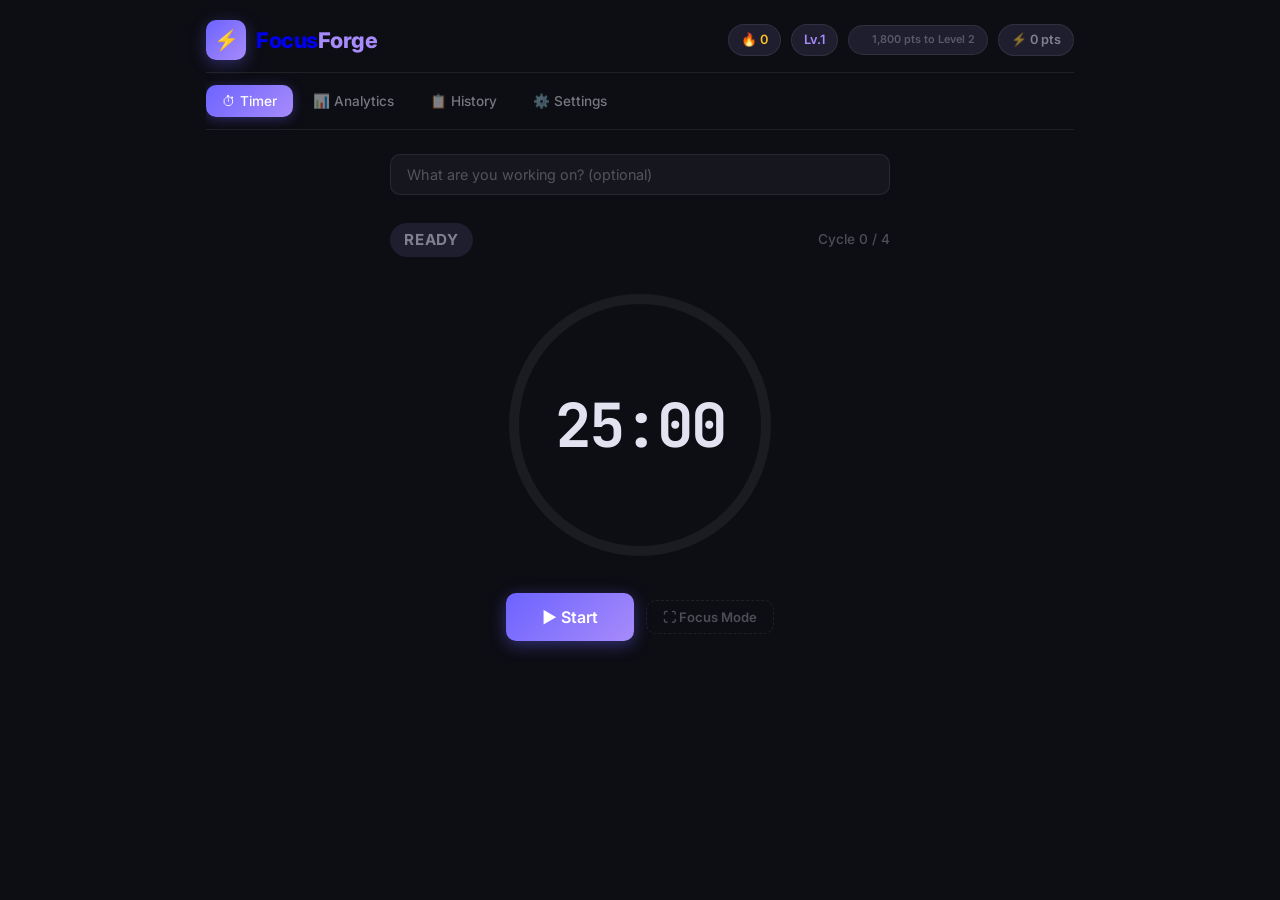
<file: index.html>
<!DOCTYPE html>
<html lang="en" data-theme="dark">
<head>
  <meta charset="UTF-8" />
  <meta name="viewport" content="width=device-width, initial-scale=1.0" />
  <meta name="description" content="FocusForge — Advanced Pomodoro timer with gamification, analytics &amp; wellness features" />
  <title>FocusForge ⚡ Pomodoro Productivity Timer</title>
  <link rel="stylesheet" href="css/styles.css" />
  <link rel="icon" type="image/svg+xml" href="data:image/svg+xml,%3Csvg xmlns='http://www.w3.org/2000/svg' viewBox='0 0 64 64'%3E%3Crect width='64' height='64' rx='16' fill='%236c63ff'/%3E%3Ctext x='32' y='46' font-size='36' text-anchor='middle' fill='white' font-family='Arial'%3E⚡%3C/text%3E%3C/svg%3E" />
</head>
<body>

<!-- ═══════════════════════════════ FOCUS EXIT ═══════════════════════════════ -->
<button id="btn-focus-exit" style="display:none;">✕ Exit Focus Mode</button>

<!-- ═══════════════════════════════ WELLNESS OVERLAY ════════════════════════ -->
<div id="wellness-overlay" class="wellness-overlay hidden" role="dialog" aria-modal="true" aria-labelledby="wellness-title-el">
  <div class="wellness-card">
    <div class="wellness-emoji">🌿</div>
    <div class="wellness-title" id="wellness-title-el">Wellness Break</div>
    <div class="wellness-timer" aria-live="polite">00:00</div>
    <p style="color:var(--color-text-muted);font-size:0.88rem;margin-bottom:20px;">Take a moment to recharge before your break starts.</p>
    <button id="btn-skip-wellness" class="btn btn-ghost">Skip →</button>
  </div>
</div>

<!-- ═══════════════════════════════ COMPLETION MODAL ════════════════════════ -->
<div id="completion-modal" class="modal-overlay" role="dialog" aria-modal="true" aria-labelledby="modal-title-el">
  <div class="modal-card">
    <div class="modal-emoji">🏆</div>
    <div class="modal-title" id="modal-title-el">Session Complete!</div>
    <div class="modal-subtitle comp-task"></div>
    <div class="modal-stats">
      <div class="modal-stat">
        <div class="modal-stat-label">Focus Time</div>
        <div class="modal-stat-value comp-time"></div>
      </div>
      <div class="modal-stat">
        <div class="modal-stat-label">Cycles Done</div>
        <div class="modal-stat-value comp-cycles"></div>
      </div>
      <div class="modal-stat">
        <div class="modal-stat-label">Points Earned</div>
        <div class="modal-stat-value comp-points"></div>
      </div>
      <div class="modal-stat">
        <div class="modal-stat-label">Level</div>
        <div class="modal-stat-value comp-level"></div>
      </div>
    </div>
    <div class="modal-actions">
      <button id="btn-close-modal" class="btn btn-ghost">Close</button>
      <button id="btn-new-session" class="btn btn-primary">New Session</button>
    </div>
  </div>
</div>

<!-- ═══════════════════════════════ APP WRAPPER ══════════════════════════════ -->
<div class="app-wrapper">

  <!-- HEADER -->
  <header class="app-header">
    <a class="app-logo" href="#" aria-label="FocusForge Home">
      <div class="logo-icon" aria-hidden="true">⚡</div>
      <div class="logo-text">Focus<span>Forge</span></div>
    </a>

    <div class="header-stats">
      <div class="stat-badge" id="streak-display" title="Current daily streak">🔥 0</div>
      <div class="stat-badge" id="level-display" title="Current level">Lv.1</div>
      <div class="stat-badge level-bar-container" title="Progress to next level">
        <div class="level-bar-track">
          <div class="level-bar-fill" id="level-progress-bar" style="width:0%"></div>
        </div>
        <span id="level-progress-label">0 pts to Lv.2</span>
      </div>
      <div class="stat-badge" id="points-display" title="Total points">⚡ 0 pts</div>
    </div>
  </header>

  <!-- NAVIGATION -->
  <nav class="app-nav" role="navigation" aria-label="Main navigation">
    <button id="nav-timer"     class="nav-btn active" data-nav="timer"     aria-label="Timer">⏱ Timer</button>
    <button id="nav-analytics" class="nav-btn"        data-nav="analytics" aria-label="Analytics">📊 Analytics</button>
    <button id="nav-history"   class="nav-btn"        data-nav="history"   aria-label="History">📋 History</button>
    <button id="nav-settings"  class="nav-btn"        data-nav="settings"  aria-label="Settings">⚙️ Settings</button>
  </nav>

  <main class="app-main">

    <!-- ══════════════════════ TIMER SCREEN ══════════════════════════════════ -->
    <section id="timer-screen" class="screen active" aria-label="Timer">
      <div class="timer-screen-inner">

        <!-- Task input -->
        <div class="task-input-wrap">
          <input
            id="task-input"
            type="text"
            class="task-input"
            placeholder="What are you working on? (optional)"
            maxlength="100"
            aria-label="Task name"
          />
        </div>

        <!-- Session info -->
        <div class="session-info">
          <span class="phase-label" id="phase-label">Ready</span>
          <span class="cycle-indicator" id="cycle-indicator" aria-live="polite">Cycle 0 / 4</span>
        </div>

        <!-- Timer ring -->
        <div class="timer-ring-wrapper" role="timer" aria-live="polite" aria-label="Timer display">
          <svg class="timer-svg" viewBox="0 0 280 280" fill="none" xmlns="http://www.w3.org/2000/svg">
            <circle class="timer-ring-bg" cx="140" cy="140" r="126" stroke-width="10"/>
            <circle id="progress-ring-fill" class="timer-ring-fill" cx="140" cy="140" r="126" stroke-width="10"
              stroke-dasharray="792" stroke-dashoffset="792"/>
          </svg>
          <div class="timer-center">
            <div id="timer-display" class="timer-display">25:00</div>
          </div>
        </div>

        <!-- Controls -->
        <div class="timer-controls">
          <button id="btn-start"  class="btn btn-primary">▶ Start</button>
          <button id="btn-pause"  class="btn btn-secondary" style="display:none;">⏸ Pause</button>
          <button id="btn-resume" class="btn btn-primary"   style="display:none;">▶ Resume</button>
          <button id="btn-reset"  class="btn btn-ghost"     style="display:none;">↺ Reset</button>
          <button id="btn-focus"  class="btn btn-ghost">⛶ Focus Mode</button>
        </div>

      </div>
    </section>

    <!-- ══════════════════════ ANALYTICS SCREEN ══════════════════════════════ -->
    <section id="analytics-screen" class="screen" aria-label="Analytics">

      <div class="analytics-grid">
        <div class="stat-card accent">
          <div class="stat-card-label">Today's Focus</div>
          <div class="stat-card-value" id="stat-today-time">0m</div>
        </div>
        <div class="stat-card">
          <div class="stat-card-label">Today's Sessions</div>
          <div class="stat-card-value" id="stat-today-sessions">0</div>
        </div>
        <div class="stat-card success">
          <div class="stat-card-label">Total Focus Time</div>
          <div class="stat-card-value" id="stat-total-time">0m</div>
        </div>
        <div class="stat-card">
          <div class="stat-card-label">Total Sessions</div>
          <div class="stat-card-value" id="stat-total-sessions">0</div>
        </div>
        <div class="stat-card">
          <div class="stat-card-label">Avg. Session</div>
          <div class="stat-card-value" id="stat-avg-session">0m</div>
        </div>
      </div>

      <div class="chart-section">
        <div class="section-title">📅 Last 7 Days (Focus Minutes)</div>
        <canvas id="week-chart" class="chart-canvas" width="600" height="200"></canvas>
      </div>

    </section>

    <!-- ══════════════════════ HISTORY SCREEN ════════════════════════════════ -->
    <section id="history-screen" class="screen" aria-label="Session history">
      <div id="history-list" class="history-list">
        <div class="history-empty">No sessions yet. Start your first focus session!</div>
      </div>
    </section>

    <!-- ══════════════════════ SETTINGS SCREEN ═══════════════════════════════ -->
    <section id="settings-screen" class="screen" aria-label="Settings">

      <div class="settings-layout">

        <!-- Timer settings -->
        <div class="settings-section">
          <div class="settings-section-title">⏱ Timer</div>

          <div class="form-group">
            <label class="form-label">Preset Mode</label>
            <div class="preset-group">
              <button class="preset-btn active" data-preset="pomodoro">🍅 Pomodoro</button>
              <button class="preset-btn"        data-preset="deepwork">🧠 Deep Work</button>
              <button class="preset-btn"        data-preset="custom">✏️ Custom</button>
            </div>
          </div>

          <div class="form-group">
            <label class="form-label" for="setting-work">Work Duration (min)</label>
            <input id="setting-work" type="number" class="form-control" min="1" max="120" value="25" />
          </div>

          <div class="form-group">
            <label class="form-label" for="setting-break">Break Duration (min)</label>
            <input id="setting-break" type="number" class="form-control" min="1" max="60" value="5" />
          </div>

          <div class="form-group">
            <label class="form-label" for="setting-cycles">Number of Cycles</label>
            <input id="setting-cycles" type="number" class="form-control" min="1" max="20" value="4" />
          </div>
        </div>

        <!-- Sound settings -->
        <div class="settings-section">
          <div class="settings-section-title">🔊 Sound</div>

          <div class="form-group">
            <label class="form-label" for="setting-work-sound">Work End Sound</label>
            <select id="setting-work-sound" class="form-control">
              <option value="bell">🔔 Bell</option>
              <option value="chime">🎵 Chime</option>
              <option value="alarm">⏰ Alarm</option>
              <option value="soft">🎐 Soft Bell</option>
            </select>
          </div>

          <div class="form-group">
            <label class="form-label" for="setting-break-sound">Break End Sound</label>
            <select id="setting-break-sound" class="form-control">
              <option value="chime" selected>🎵 Chime</option>
              <option value="bell">🔔 Bell</option>
              <option value="alarm">⏰ Alarm</option>
              <option value="soft">🎐 Soft Bell</option>
            </select>
          </div>

          <div class="form-group">
            <label class="form-label" for="setting-volume">Volume: <span id="vol-display">70</span>%</label>
            <input id="setting-volume" type="range" min="0" max="100" value="70"
              oninput="document.getElementById('vol-display').textContent=this.value" />
          </div>

          <div class="toggle-row">
            <span class="toggle-label">Mute All Sounds</span>
            <label class="toggle-switch">
              <input id="setting-muted" type="checkbox" />
              <span class="toggle-slider"></span>
            </label>
          </div>

          <div class="form-group" style="margin-top:14px;">
            <label class="form-label" for="setting-bg-sound">Background Sound</label>
            <select id="setting-bg-sound" class="form-control">
              <option value="none">None</option>
              <option value="rain">🌧 Rain</option>
              <option value="forest">🌲 Forest</option>
              <option value="lofi">🎵 Lo-fi</option>
              <option value="whitenoise">〰 White Noise</option>
            </select>
          </div>

          <div class="form-group">
            <label class="form-label" for="setting-bg-volume">BG Volume: <span id="bgvol-display">30</span>%</label>
            <input id="setting-bg-volume" type="range" min="0" max="100" value="30"
              oninput="document.getElementById('bgvol-display').textContent=this.value" />
          </div>
        </div>

        <!-- Wellness settings -->
        <div class="settings-section">
          <div class="settings-section-title">🧘 Wellness</div>

          <div class="toggle-row">
            <span class="toggle-label">Enable Wellness Breaks</span>
            <label class="toggle-switch">
              <input id="setting-wellness" type="checkbox" checked />
              <span class="toggle-slider"></span>
            </label>
          </div>

          <div class="wellness-activities" style="margin-top:14px;">
            <div class="wellness-activity-row">
              <span class="wellness-activity-name">💧 Drink Water</span>
              <input id="setting-water-dur" type="number" class="form-control dur-input" min="1" max="10" value="2" />
              <label class="toggle-switch">
                <input id="setting-wellness-water" type="checkbox" checked />
                <span class="toggle-slider"></span>
              </label>
            </div>
            <div class="wellness-activity-row">
              <span class="wellness-activity-name">🧘 Stretch Neck</span>
              <input id="setting-stretch-dur" type="number" class="form-control dur-input" min="1" max="10" value="3" />
              <label class="toggle-switch">
                <input id="setting-wellness-stretch" type="checkbox" checked />
                <span class="toggle-slider"></span>
              </label>
            </div>
            <div class="wellness-activity-row">
              <span class="wellness-activity-name">👀 Look Away</span>
              <input id="setting-eyes-dur" type="number" class="form-control dur-input" min="1" max="10" value="1" />
              <label class="toggle-switch">
                <input id="setting-wellness-eyes" type="checkbox" checked />
                <span class="toggle-slider"></span>
              </label>
            </div>
          </div>
        </div>

        <!-- Behavior settings -->
        <div class="settings-section">
          <div class="settings-section-title">🖥️ Behavior</div>

          <div class="toggle-row">
            <span class="toggle-label">Browser Notifications</span>
            <label class="toggle-switch">
              <input id="setting-notifications" type="checkbox" checked />
              <span class="toggle-slider"></span>
            </label>
          </div>

          <div class="toggle-row">
            <span class="toggle-label">Smart Behavior (distraction alert)</span>
            <label class="toggle-switch">
              <input id="setting-smart" type="checkbox" checked />
              <span class="toggle-slider"></span>
            </label>
          </div>

          <div class="toggle-row">
            <span class="toggle-label">Auto Focus Mode on Start</span>
            <label class="toggle-switch">
              <input id="setting-focus-auto" type="checkbox" />
              <span class="toggle-slider"></span>
            </label>
          </div>
        </div>

        <!-- Themes (full width) -->
        <div class="settings-section" style="grid-column: 1 / -1;">
          <div class="settings-section-title">🎨 Themes</div>
          <div class="theme-grid">
            <button class="theme-btn active" data-theme="dark">
              <span class="theme-preview">🌑</span>
              Dark
              <span class="lock-icon" style="display:none;">🔒</span>
            </button>
            <button class="theme-btn" data-theme="light">
              <span class="theme-preview">☀️</span>
              Light
              <span class="lock-icon" style="display:none;">🔒</span>
            </button>
            <button class="theme-btn locked" data-theme="neon">
              <span class="theme-preview">🌈</span>
              Neon <small>(Lv.3)</small>
              <span class="lock-icon">🔒</span>
            </button>
            <button class="theme-btn locked" data-theme="minimal">
              <span class="theme-preview">◻️</span>
              Minimal <small>(Lv.5)</small>
              <span class="lock-icon">🔒</span>
            </button>
          </div>
        </div>

      </div>

      <!-- Settings actions -->
      <div class="settings-bottom">
        <button id="btn-save-settings" class="btn btn-primary">💾 Save Settings</button>
        <button id="btn-clear-data" class="btn btn-danger">🗑 Clear All Data</button>
      </div>

    </section>

  </main>
</div>

<!-- Toast notification -->
<div id="toast" class="toast" role="status" aria-live="polite"></div>

<!-- Scripts (order matters: storage → sounds → timer → gamification → analytics → app) -->
<script src="js/storage.js"></script>
<script src="js/sounds.js"></script>
<script src="js/timer.js"></script>
<script src="js/gamification.js"></script>
<script src="js/analytics.js"></script>
<script src="js/app.js"></script>

</body>
</html>
</file>
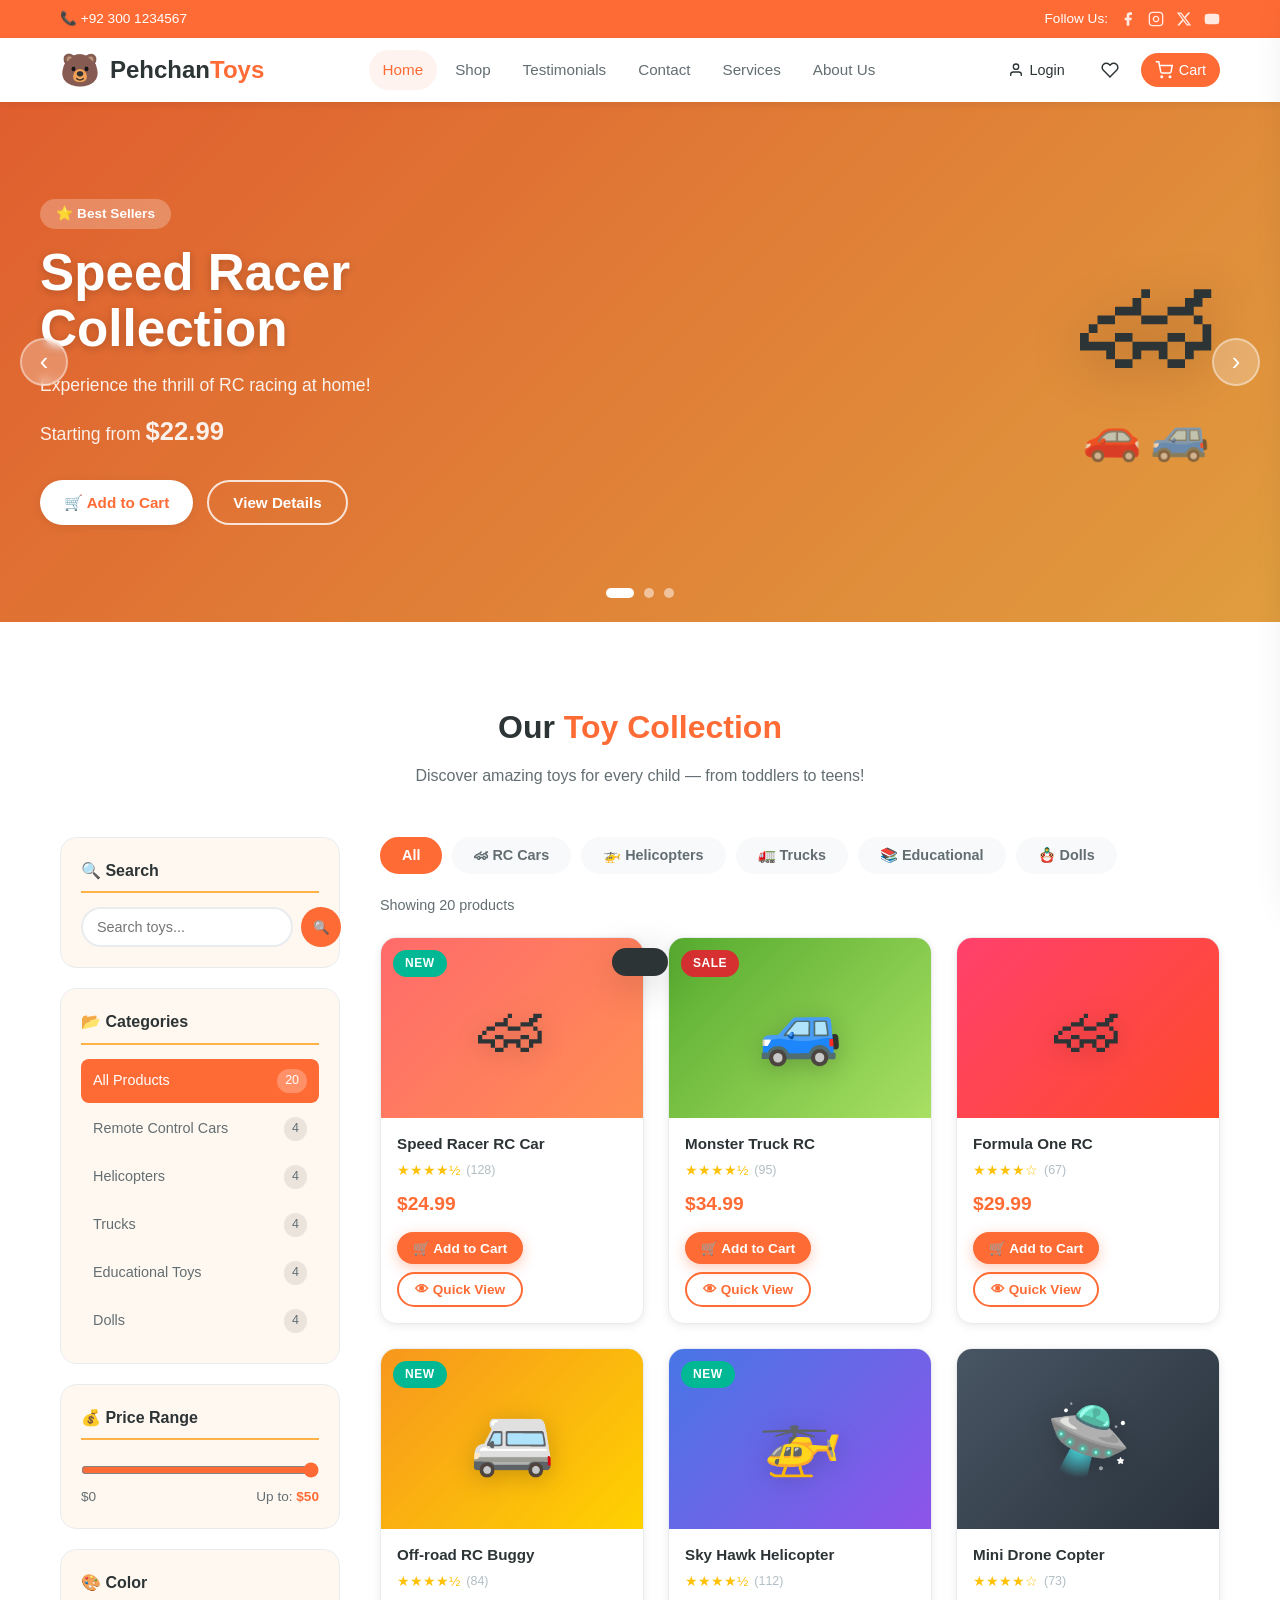
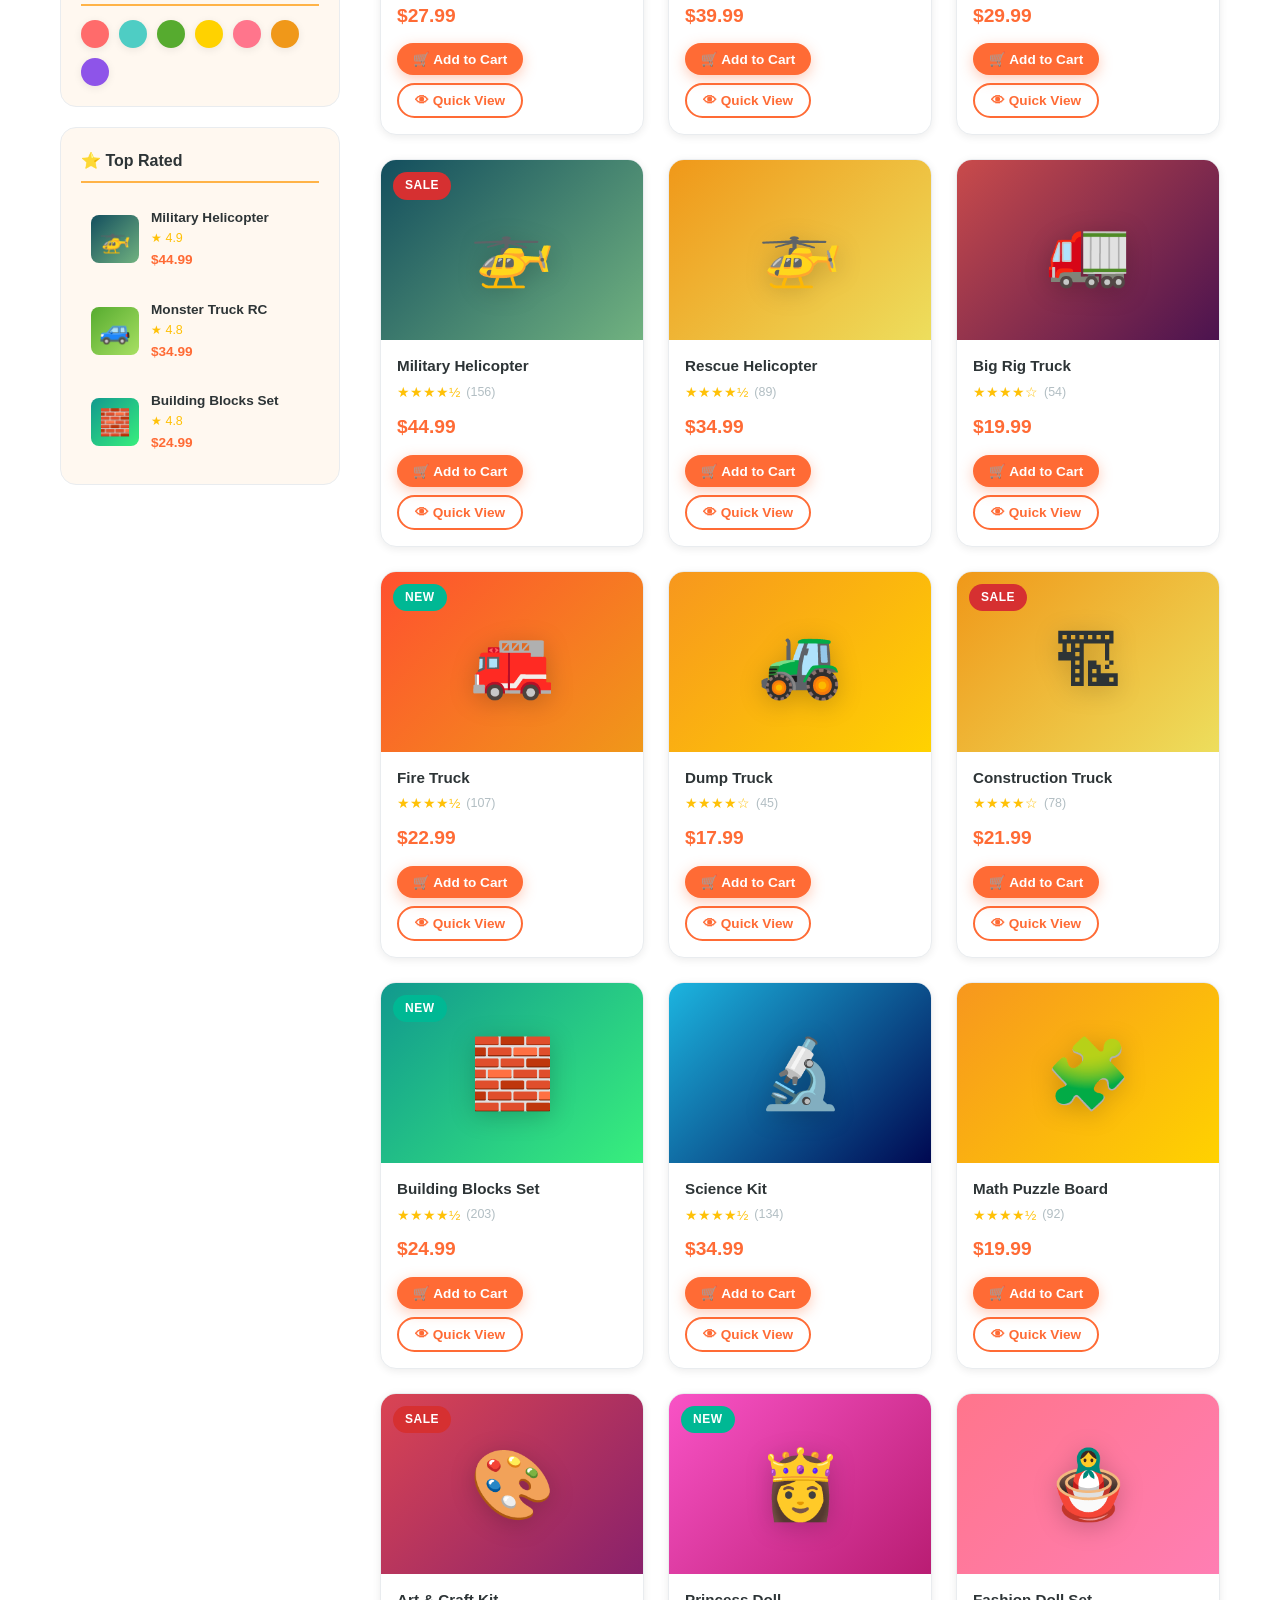
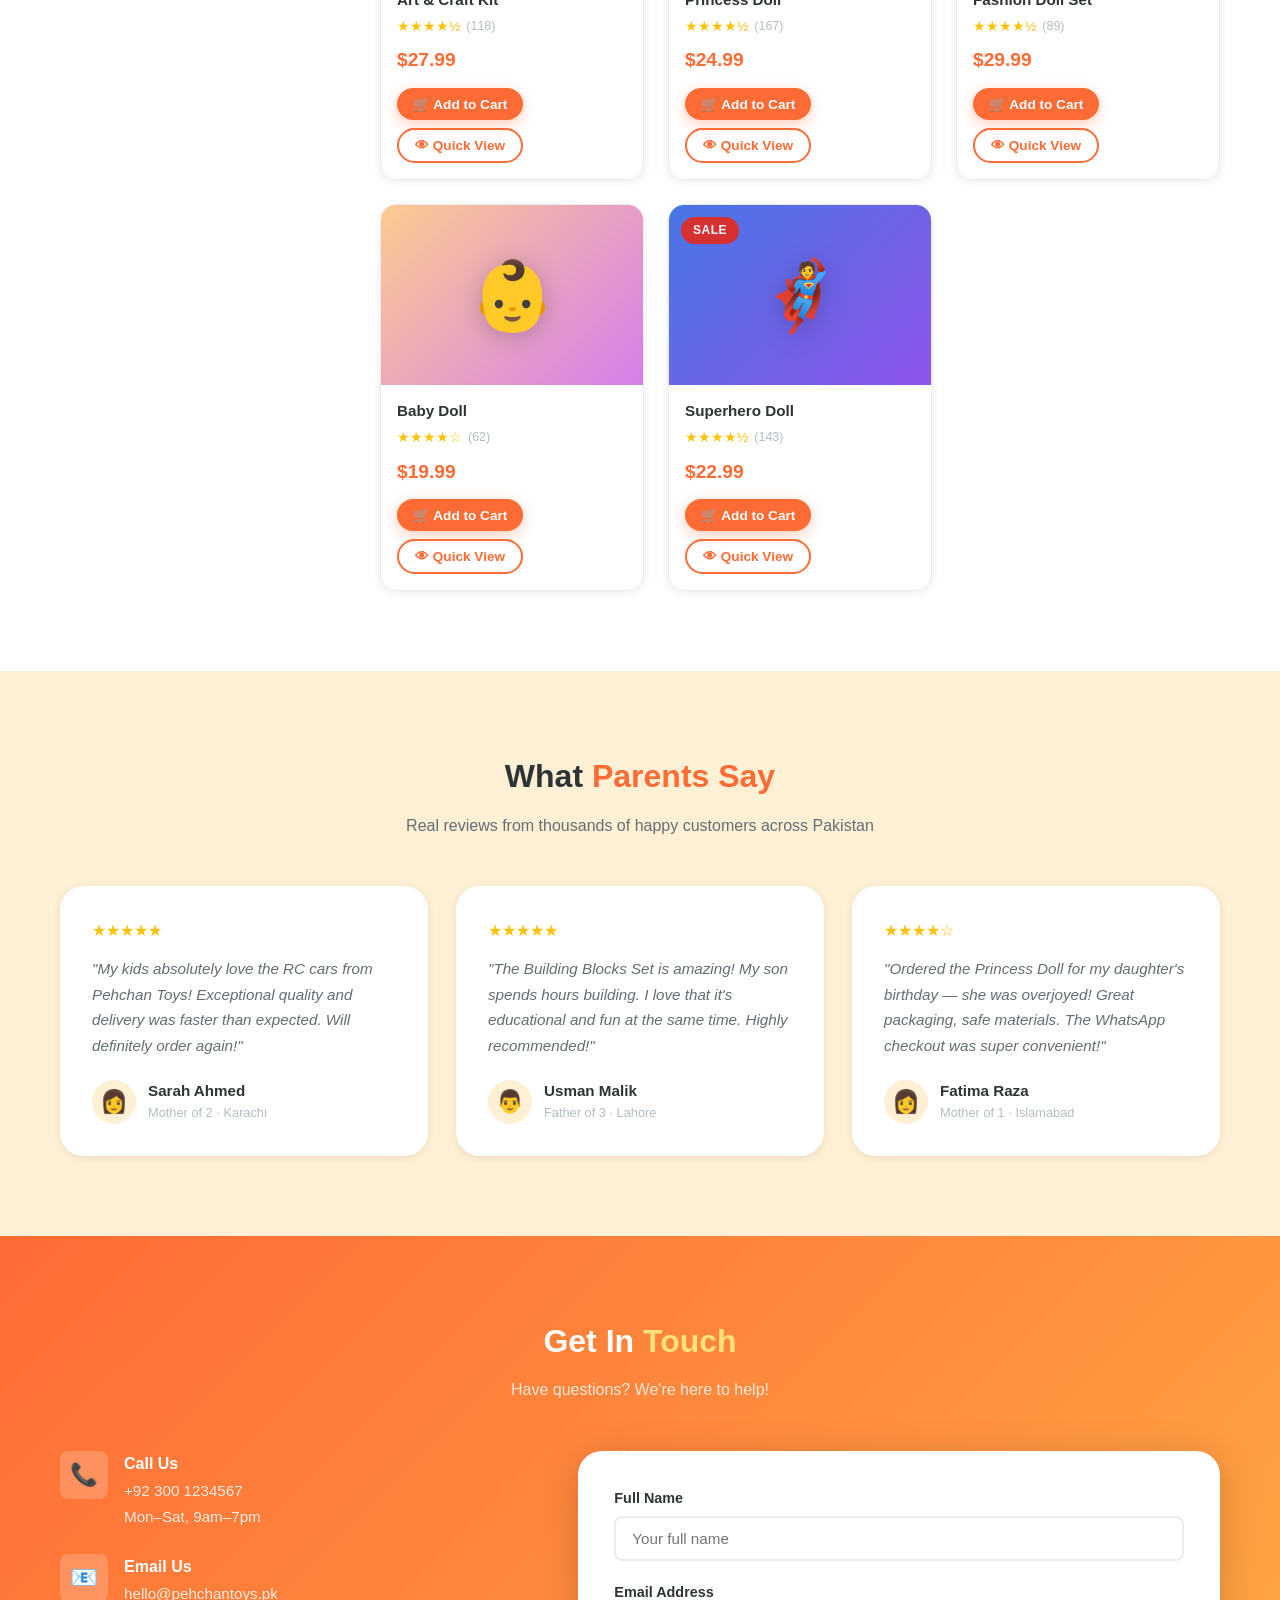
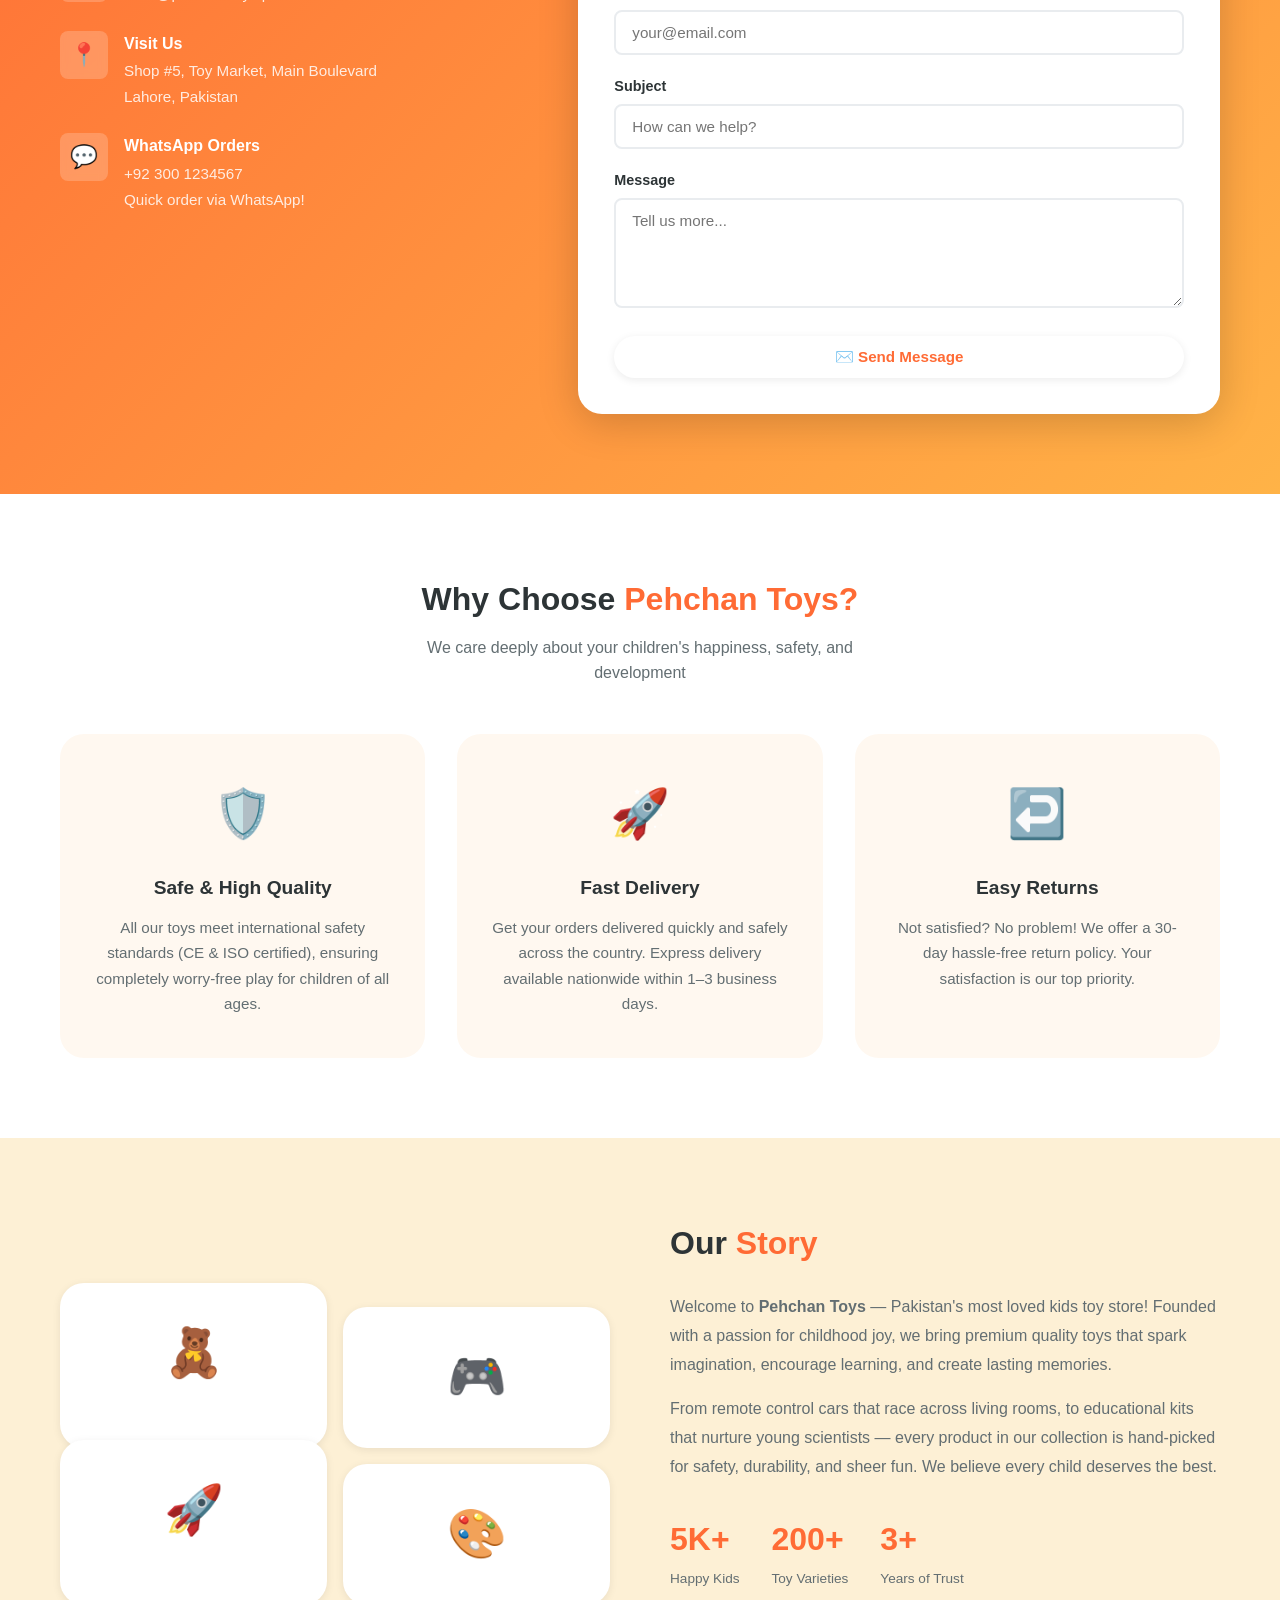
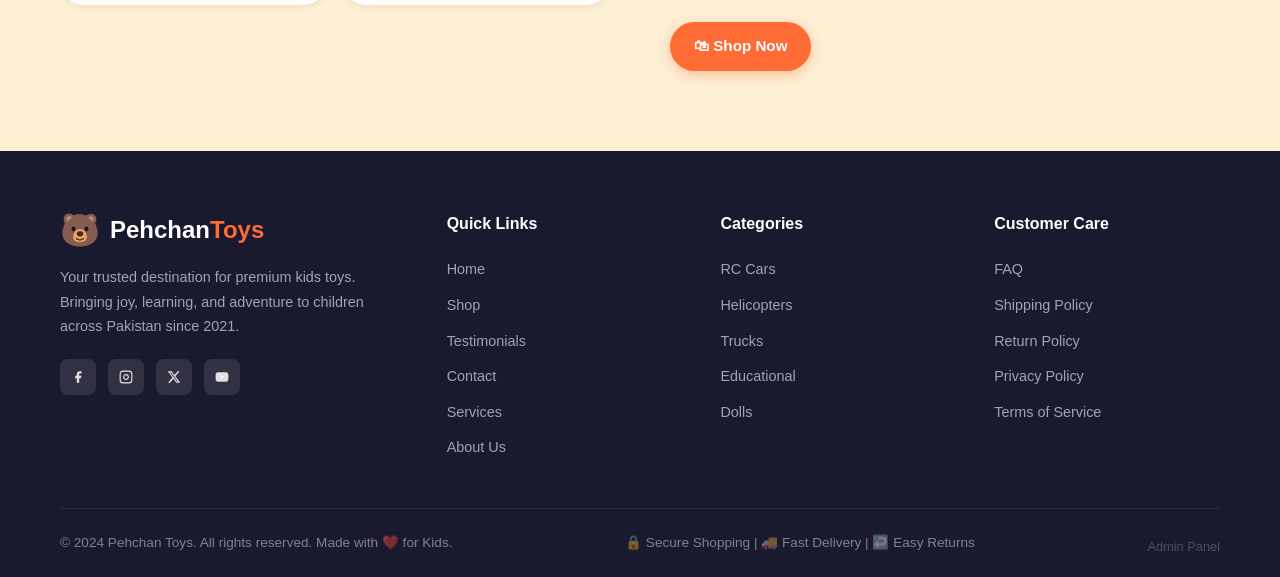
<file: pehchan-toys.html>
<!DOCTYPE html>
<html lang="en">
<head>
  <meta charset="UTF-8" />
  <meta name="viewport" content="width=device-width, initial-scale=1.0" />
  <meta name="description" content="Pehchan Toys — Premium kids toy store with RC cars, helicopters, trucks, educational toys, dolls and more! Fast delivery, easy returns." />
  <title>Pehchan Toys 🧸 — Kids Toy Store</title>
  <link rel="stylesheet" href="css/toys.css" />
  <link rel="icon" type="image/svg+xml" href="data:image/svg+xml,%3Csvg xmlns='http://www.w3.org/2000/svg' viewBox='0 0 64 64'%3E%3Crect width='64' height='64' rx='16' fill='%23FF6B35'/%3E%3Ctext x='32' y='46' font-size='36' text-anchor='middle' fill='white' font-family='Arial'%3E🧸%3C/text%3E%3C/svg%3E" />
</head>
<body>

<!-- ══════════════════════════ TOP STRIP ══════════════════════════════════ -->
<div class="top-strip">
  <div class="container">
    <div class="top-strip-left">
      <span>📞 +92 300 1234567</span>
    </div>
    <div class="top-strip-right">
      <span>Follow Us:</span>
      <a href="#" class="social-icon" aria-label="Facebook">
        <svg width="16" height="16" viewBox="0 0 24 24" fill="currentColor"><path d="M18 2h-3a5 5 0 00-5 5v3H7v4h3v8h4v-8h3l1-4h-4V7a1 1 0 011-1h3z"/></svg>
      </a>
      <a href="#" class="social-icon" aria-label="Instagram">
        <svg width="16" height="16" viewBox="0 0 24 24" fill="none" stroke="currentColor" stroke-width="2"><rect x="2" y="2" width="20" height="20" rx="5" ry="5"/><path d="M16 11.37A4 4 0 1112.63 8 4 4 0 0116 11.37z"/><line x1="17.5" y1="6.5" x2="17.51" y2="6.5"/></svg>
      </a>
      <a href="#" class="social-icon" aria-label="Twitter / X">
        <svg width="16" height="16" viewBox="0 0 24 24" fill="currentColor"><path d="M18.244 2.25h3.308l-7.227 8.26 8.502 11.24H16.17l-5.214-6.817L4.99 21.75H1.68l7.73-8.835L1.254 2.25H8.08l4.713 6.231zm-1.161 17.52h1.833L7.084 4.126H5.117z"/></svg>
      </a>
      <a href="#" class="social-icon" aria-label="YouTube">
        <svg width="16" height="16" viewBox="0 0 24 24" fill="currentColor"><path d="M22.54 6.42a2.78 2.78 0 00-1.95-1.96C18.88 4 12 4 12 4s-6.88 0-8.59.46A2.78 2.78 0 001.46 6.42 29 29 0 001 12a29 29 0 00.46 5.58 2.78 2.78 0 001.95 1.96C5.12 20 12 20 12 20s6.88 0 8.59-.46a2.78 2.78 0 001.95-1.96A29 29 0 0023 12a29 29 0 00-.46-5.58z"/><polygon fill="white" points="9.75 15.02 15.5 12 9.75 8.98 9.75 15.02"/></svg>
      </a>
    </div>
  </div>
</div>

<!-- ══════════════════════════ HEADER ═════════════════════════════════════ -->
<header class="header" id="header">
  <div class="container">
    <a href="#home" class="logo" aria-label="Pehchan Toys Home">
      <div class="logo-icon">🐻</div>
      <div class="logo-text">Pehchan<span>Toys</span></div>
    </a>

    <nav class="nav" id="main-nav" role="navigation" aria-label="Main navigation">
      <a href="#home"          class="nav-link active">Home</a>
      <a href="#shop"          class="nav-link">Shop</a>
      <a href="#testimonials"  class="nav-link">Testimonials</a>
      <a href="#contact"       class="nav-link">Contact</a>
      <a href="#services"      class="nav-link">Services</a>
      <a href="#about"         class="nav-link">About Us</a>
    </nav>

    <div class="header-actions">
      <button class="header-btn" id="btn-login" aria-label="Login">
        <svg width="16" height="16" viewBox="0 0 24 24" fill="none" stroke="currentColor" stroke-width="2"><path d="M20 21v-2a4 4 0 00-4-4H8a4 4 0 00-4 4v2"/><circle cx="12" cy="7" r="4"/></svg>
        Login
      </button>
      <button class="header-btn icon-btn" id="btn-wishlist" aria-label="Wishlist">
        <svg width="18" height="18" viewBox="0 0 24 24" fill="none" stroke="currentColor" stroke-width="2"><path d="M20.84 4.61a5.5 5.5 0 00-7.78 0L12 5.67l-1.06-1.06a5.5 5.5 0 00-7.78 7.78l1.06 1.06L12 21.23l7.78-7.78 1.06-1.06a5.5 5.5 0 000-7.78z"/></svg>
      </button>
      <button class="header-btn icon-btn cart-btn" id="btn-cart" aria-label="Cart">
        <svg width="18" height="18" viewBox="0 0 24 24" fill="none" stroke="currentColor" stroke-width="2"><circle cx="9" cy="21" r="1"/><circle cx="20" cy="21" r="1"/><path d="M1 1h4l2.68 13.39a2 2 0 001.99 1.61h9.72a2 2 0 001.99-1.61L23 6H6"/></svg>
        Cart
        <span class="cart-count" id="cart-count" aria-live="polite" aria-label="Cart item count">0</span>
      </button>
    </div>

    <button class="mobile-menu-btn" id="mobile-menu-btn" aria-label="Toggle navigation menu" aria-expanded="false">
      <span></span>
      <span></span>
      <span></span>
    </button>
  </div>
</header>

<!-- Mobile Navigation -->
<nav class="mobile-menu" id="mobile-menu" aria-label="Mobile navigation">
  <a href="#home"          class="mobile-nav-link">🏠 Home</a>
  <a href="#shop"          class="mobile-nav-link">🛒 Shop</a>
  <a href="#testimonials"  class="mobile-nav-link">💬 Testimonials</a>
  <a href="#contact"       class="mobile-nav-link">📞 Contact</a>
  <a href="#services"      class="mobile-nav-link">⭐ Services</a>
  <a href="#about"         class="mobile-nav-link">ℹ️ About Us</a>
</nav>

<!-- ══════════════════════════ HERO SLIDER ════════════════════════════════ -->
<section id="home" class="hero" aria-label="Featured products slider">
  <div class="slider" id="hero-slider">
    <div class="slides-wrapper" id="slides-wrapper">

      <!-- Slide 1 — RC Cars -->
      <div class="slide" style="background: linear-gradient(135deg, #FF6B35 0%, #FFB347 100%);">
        <div class="slide-content">
          <div class="slide-label">⭐ Best Sellers</div>
          <h1 class="slide-title">Speed Racer Collection</h1>
          <p class="slide-tagline">Experience the thrill of RC racing at home!</p>
          <div class="slide-price">Starting from <strong>$22.99</strong></div>
          <div class="slide-actions">
            <button class="btn btn-white" onclick="addToCart(1)">🛒 Add to Cart</button>
            <button class="btn btn-outline-white" onclick="scrollToShop('rc-cars')">View Details</button>
          </div>
        </div>
        <div class="slide-visual">
          <div class="slide-main-emoji">🏎</div>
          <div class="slide-sub-emojis">🚗🚙</div>
        </div>
      </div>

      <!-- Slide 2 — Educational -->
      <div class="slide" style="background: linear-gradient(135deg, #11998E 0%, #38EF7D 100%);">
        <div class="slide-content">
          <div class="slide-label">🧠 Brain Boosters</div>
          <h1 class="slide-title">Learn & Explore Toys</h1>
          <p class="slide-tagline">Educational toys for bright, curious minds!</p>
          <div class="slide-price">Starting from <strong>$19.99</strong></div>
          <div class="slide-actions">
            <button class="btn btn-white" onclick="addToCart(13)">🛒 Add to Cart</button>
            <button class="btn btn-outline-white" onclick="scrollToShop('educational')">View Details</button>
          </div>
        </div>
        <div class="slide-visual">
          <div class="slide-main-emoji">🧱</div>
          <div class="slide-sub-emojis">🔬🧩</div>
        </div>
      </div>

      <!-- Slide 3 — Helicopters -->
      <div class="slide" style="background: linear-gradient(135deg, #4776E6 0%, #8E54E9 100%);">
        <div class="slide-content">
          <div class="slide-label">🚀 New Arrivals</div>
          <h1 class="slide-title">Sky Adventure Series</h1>
          <p class="slide-tagline">Soar high with our amazing helicopter range!</p>
          <div class="slide-price">Starting from <strong>$29.99</strong></div>
          <div class="slide-actions">
            <button class="btn btn-white" onclick="addToCart(5)">🛒 Add to Cart</button>
            <button class="btn btn-outline-white" onclick="scrollToShop('helicopters')">View Details</button>
          </div>
        </div>
        <div class="slide-visual">
          <div class="slide-main-emoji">🚁</div>
          <div class="slide-sub-emojis">✈️🛸</div>
        </div>
      </div>

    </div><!-- /slides-wrapper -->

    <button class="slider-arrow prev" id="slider-prev" aria-label="Previous slide">&#8249;</button>
    <button class="slider-arrow next" id="slider-next" aria-label="Next slide">&#8250;</button>

    <div class="slider-dots" role="tablist" aria-label="Slide navigation">
      <button class="dot active" data-slide="0" role="tab" aria-label="Go to slide 1" aria-selected="true"></button>
      <button class="dot"        data-slide="1" role="tab" aria-label="Go to slide 2" aria-selected="false"></button>
      <button class="dot"        data-slide="2" role="tab" aria-label="Go to slide 3" aria-selected="false"></button>
    </div>
  </div>
</section>

<!-- ══════════════════════════ SHOP SECTION ═══════════════════════════════ -->
<section id="shop" class="shop-section" aria-labelledby="shop-heading">
  <div class="container">
    <div class="section-header">
      <h2 class="section-title" id="shop-heading">Our <span>Toy Collection</span></h2>
      <p class="section-subtitle">Discover amazing toys for every child — from toddlers to teens!</p>
    </div>

    <div class="shop-layout">

      <!-- ── Sidebar ──────────────────────────────── -->
      <aside class="shop-sidebar" aria-label="Shop filters">

        <!-- Search -->
        <div class="sidebar-widget">
          <h4>🔍 Search</h4>
          <div class="search-box">
            <label for="product-search" class="visually-hidden">Search products</label>
            <input type="search" id="product-search" placeholder="Search toys..." aria-label="Search products" />
            <button aria-label="Search">🔍</button>
          </div>
        </div>

        <!-- Categories -->
        <div class="sidebar-widget">
          <h4>📂 Categories</h4>
          <ul class="category-list" role="list">
            <li><a href="#" class="cat-link active" data-cat="all">All Products <span id="cat-count-all">20</span></a></li>
            <li><a href="#" class="cat-link" data-cat="rc-cars">Remote Control Cars <span>4</span></a></li>
            <li><a href="#" class="cat-link" data-cat="helicopters">Helicopters <span>4</span></a></li>
            <li><a href="#" class="cat-link" data-cat="trucks">Trucks <span>4</span></a></li>
            <li><a href="#" class="cat-link" data-cat="educational">Educational Toys <span>4</span></a></li>
            <li><a href="#" class="cat-link" data-cat="dolls">Dolls <span>4</span></a></li>
          </ul>
        </div>

        <!-- Price Range -->
        <div class="sidebar-widget">
          <h4>💰 Price Range</h4>
          <div class="price-range-wrap">
            <input type="range" id="price-range" min="0" max="50" value="50" aria-label="Maximum price filter" />
            <div class="price-labels">
              <span>$0</span>
              <span>Up to: <strong id="price-display">$50</strong></span>
            </div>
          </div>
        </div>

        <!-- Color Filter -->
        <div class="sidebar-widget">
          <h4>🎨 Color</h4>
          <div class="color-filters" role="group" aria-label="Color filter">
            <button class="color-dot" data-color="red"    style="background:#FF6B6B" title="Red"    aria-label="Filter by Red"></button>
            <button class="color-dot" data-color="blue"   style="background:#4ECDC4" title="Blue"   aria-label="Filter by Blue"></button>
            <button class="color-dot" data-color="green"  style="background:#56AB2F" title="Green"  aria-label="Filter by Green"></button>
            <button class="color-dot" data-color="yellow" style="background:#FFD200" title="Yellow" aria-label="Filter by Yellow"></button>
            <button class="color-dot" data-color="pink"   style="background:#FF758C" title="Pink"   aria-label="Filter by Pink"></button>
            <button class="color-dot" data-color="orange" style="background:#F09819" title="Orange" aria-label="Filter by Orange"></button>
            <button class="color-dot" data-color="purple" style="background:#8E54E9" title="Purple" aria-label="Filter by Purple"></button>
          </div>
        </div>

        <!-- Top Rated -->
        <div class="sidebar-widget">
          <h4>⭐ Top Rated</h4>
          <div id="top-rated-list" aria-label="Top rated products"></div>
        </div>

      </aside><!-- /sidebar -->

      <!-- ── Main Content ──────────────────────────── -->
      <div class="shop-main">

        <!-- Category Tabs -->
        <div class="category-tabs" role="tablist" aria-label="Product category tabs">
          <button class="tab-btn active" data-tab="all"         role="tab" aria-selected="true">All</button>
          <button class="tab-btn"        data-tab="rc-cars"     role="tab" aria-selected="false">🏎 RC Cars</button>
          <button class="tab-btn"        data-tab="helicopters" role="tab" aria-selected="false">🚁 Helicopters</button>
          <button class="tab-btn"        data-tab="trucks"      role="tab" aria-selected="false">🚛 Trucks</button>
          <button class="tab-btn"        data-tab="educational" role="tab" aria-selected="false">📚 Educational</button>
          <button class="tab-btn"        data-tab="dolls"       role="tab" aria-selected="false">🪆 Dolls</button>
        </div>

        <p class="products-info" aria-live="polite">
          <span id="product-count">Showing 20 products</span>
        </p>

        <!-- Products Grid -->
        <div class="products-grid" id="products-grid" aria-label="Products">
          <!-- Populated by toys.js -->
        </div>

      </div><!-- /shop-main -->

    </div><!-- /shop-layout -->
  </div>
</section>

<!-- ══════════════════════════ TESTIMONIALS ═══════════════════════════════ -->
<section id="testimonials" class="testimonials" aria-labelledby="testimonials-heading">
  <div class="container">
    <div class="section-header">
      <h2 class="section-title" id="testimonials-heading">What <span>Parents Say</span></h2>
      <p class="section-subtitle">Real reviews from thousands of happy customers across Pakistan</p>
    </div>
    <div class="testimonials-grid">

      <div class="testimonial-card">
        <div class="testimonial-rating" aria-label="5 stars">★★★★★</div>
        <p>"My kids absolutely love the RC cars from Pehchan Toys! Exceptional quality and delivery was faster than expected. Will definitely order again!"</p>
        <div class="testimonial-author">
          <div class="author-avatar" aria-hidden="true">👩</div>
          <div>
            <div class="author-name">Sarah Ahmed</div>
            <div class="author-title">Mother of 2 · Karachi</div>
          </div>
        </div>
      </div>

      <div class="testimonial-card">
        <div class="testimonial-rating" aria-label="5 stars">★★★★★</div>
        <p>"The Building Blocks Set is amazing! My son spends hours building. I love that it's educational and fun at the same time. Highly recommended!"</p>
        <div class="testimonial-author">
          <div class="author-avatar" aria-hidden="true">👨</div>
          <div>
            <div class="author-name">Usman Malik</div>
            <div class="author-title">Father of 3 · Lahore</div>
          </div>
        </div>
      </div>

      <div class="testimonial-card">
        <div class="testimonial-rating" aria-label="4 stars">★★★★☆</div>
        <p>"Ordered the Princess Doll for my daughter's birthday — she was overjoyed! Great packaging, safe materials. The WhatsApp checkout was super convenient!"</p>
        <div class="testimonial-author">
          <div class="author-avatar" aria-hidden="true">👩</div>
          <div>
            <div class="author-name">Fatima Raza</div>
            <div class="author-title">Mother of 1 · Islamabad</div>
          </div>
        </div>
      </div>

    </div>
  </div>
</section>

<!-- ══════════════════════════ CONTACT SECTION ════════════════════════════ -->
<section id="contact" class="contact" aria-labelledby="contact-heading">
  <div class="container">
    <div class="section-header">
      <h2 class="section-title" id="contact-heading">Get In <span style="color:#FFE17B">Touch</span></h2>
      <p class="section-subtitle" style="color:rgba(255,255,255,0.8)">Have questions? We're here to help!</p>
    </div>

    <div class="contact-layout">
      <div class="contact-info">
        <div class="contact-info-item">
          <div class="contact-info-icon">📞</div>
          <div class="contact-info-text">
            <strong>Call Us</strong>
            <span>+92 300 1234567<br/>Mon–Sat, 9am–7pm</span>
          </div>
        </div>
        <div class="contact-info-item">
          <div class="contact-info-icon">📧</div>
          <div class="contact-info-text">
            <strong>Email Us</strong>
            <span>hello@pehchantoys.pk</span>
          </div>
        </div>
        <div class="contact-info-item">
          <div class="contact-info-icon">📍</div>
          <div class="contact-info-text">
            <strong>Visit Us</strong>
            <span>Shop #5, Toy Market, Main Boulevard<br/>Lahore, Pakistan</span>
          </div>
        </div>
        <div class="contact-info-item">
          <div class="contact-info-icon">💬</div>
          <div class="contact-info-text">
            <strong>WhatsApp Orders</strong>
            <span>+92 300 1234567<br/>Quick order via WhatsApp!</span>
          </div>
        </div>
      </div>

      <form class="contact-form" onsubmit="handleContactSubmit(event)" novalidate>
        <div class="form-group">
          <label for="contact-name">Full Name</label>
          <input type="text" id="contact-name" placeholder="Your full name" required />
        </div>
        <div class="form-group">
          <label for="contact-email">Email Address</label>
          <input type="email" id="contact-email" placeholder="your@email.com" required />
        </div>
        <div class="form-group">
          <label for="contact-subject">Subject</label>
          <input type="text" id="contact-subject" placeholder="How can we help?" />
        </div>
        <div class="form-group">
          <label for="contact-message">Message</label>
          <textarea id="contact-message" placeholder="Tell us more..." required></textarea>
        </div>
        <button type="submit" class="btn btn-white full-width">✉️ Send Message</button>
      </form>
    </div>
  </div>
</section>

<!-- ══════════════════════════ FEATURES / SERVICES ════════════════════════ -->
<section id="services" class="features" aria-labelledby="services-heading">
  <div class="container">
    <div class="section-header">
      <h2 class="section-title" id="services-heading">Why Choose <span>Pehchan Toys?</span></h2>
      <p class="section-subtitle">We care deeply about your children's happiness, safety, and development</p>
    </div>
    <div class="features-grid">
      <div class="feature-card">
        <span class="feature-icon">🛡️</span>
        <h3>Safe &amp; High Quality</h3>
        <p>All our toys meet international safety standards (CE &amp; ISO certified), ensuring completely worry-free play for children of all ages.</p>
      </div>
      <div class="feature-card">
        <span class="feature-icon">🚀</span>
        <h3>Fast Delivery</h3>
        <p>Get your orders delivered quickly and safely across the country. Express delivery available nationwide within 1–3 business days.</p>
      </div>
      <div class="feature-card">
        <span class="feature-icon">↩️</span>
        <h3>Easy Returns</h3>
        <p>Not satisfied? No problem! We offer a 30-day hassle-free return policy. Your satisfaction is our top priority.</p>
      </div>
    </div>
  </div>
</section>

<!-- ══════════════════════════ ABOUT SECTION ══════════════════════════════ -->
<section id="about" class="about" aria-labelledby="about-heading">
  <div class="container">
    <div class="about-layout">
      <div class="about-visual">
        <div class="about-emoji-card">🧸</div>
        <div class="about-emoji-card">🎮</div>
        <div class="about-emoji-card">🚀</div>
        <div class="about-emoji-card">🎨</div>
      </div>
      <div class="about-content">
        <div class="section-header">
          <h2 class="section-title" id="about-heading">Our <span>Story</span></h2>
        </div>
        <p class="about-text">
          Welcome to <strong>Pehchan Toys</strong> — Pakistan's most loved kids toy store! Founded with a passion for childhood joy, we bring premium quality toys that spark imagination, encourage learning, and create lasting memories.
        </p>
        <p class="about-text">
          From remote control cars that race across living rooms, to educational kits that nurture young scientists — every product in our collection is hand-picked for safety, durability, and sheer fun. We believe every child deserves the best.
        </p>
        <div class="about-stats">
          <div class="about-stat">
            <strong>5K+</strong>
            <span>Happy Kids</span>
          </div>
          <div class="about-stat">
            <strong>200+</strong>
            <span>Toy Varieties</span>
          </div>
          <div class="about-stat">
            <strong>3+</strong>
            <span>Years of Trust</span>
          </div>
        </div>
        <a href="#shop" class="btn btn-primary">🛍 Shop Now</a>
      </div>
    </div>
  </div>
</section>

<!-- ══════════════════════════ FOOTER ═════════════════════════════════════ -->
<footer class="footer" aria-label="Site footer">
  <div class="container">
    <div class="footer-grid">
      <div class="footer-brand">
        <div class="logo" style="color:white">
          <div class="logo-icon">🐻</div>
          <div class="logo-text">Pehchan<span>Toys</span></div>
        </div>
        <p>Your trusted destination for premium kids toys. Bringing joy, learning, and adventure to children across Pakistan since 2021.</p>
        <div class="footer-social">
          <a href="#" aria-label="Facebook">
            <svg width="14" height="14" viewBox="0 0 24 24" fill="currentColor"><path d="M18 2h-3a5 5 0 00-5 5v3H7v4h3v8h4v-8h3l1-4h-4V7a1 1 0 011-1h3z"/></svg>
          </a>
          <a href="#" aria-label="Instagram">
            <svg width="14" height="14" viewBox="0 0 24 24" fill="none" stroke="currentColor" stroke-width="2"><rect x="2" y="2" width="20" height="20" rx="5" ry="5"/><path d="M16 11.37A4 4 0 1112.63 8 4 4 0 0116 11.37z"/><line x1="17.5" y1="6.5" x2="17.51" y2="6.5"/></svg>
          </a>
          <a href="#" aria-label="Twitter">
            <svg width="14" height="14" viewBox="0 0 24 24" fill="currentColor"><path d="M18.244 2.25h3.308l-7.227 8.26 8.502 11.24H16.17l-5.214-6.817L4.99 21.75H1.68l7.73-8.835L1.254 2.25H8.08l4.713 6.231zm-1.161 17.52h1.833L7.084 4.126H5.117z"/></svg>
          </a>
          <a href="#" aria-label="YouTube">
            <svg width="14" height="14" viewBox="0 0 24 24" fill="currentColor"><path d="M22.54 6.42a2.78 2.78 0 00-1.95-1.96C18.88 4 12 4 12 4s-6.88 0-8.59.46A2.78 2.78 0 001.46 6.42 29 29 0 001 12a29 29 0 00.46 5.58 2.78 2.78 0 001.95 1.96C5.12 20 12 20 12 20s6.88 0 8.59-.46a2.78 2.78 0 001.95-1.96A29 29 0 0023 12a29 29 0 00-.46-5.58z"/><polygon fill="white" points="9.75 15.02 15.5 12 9.75 8.98 9.75 15.02"/></svg>
          </a>
        </div>
      </div>

      <div class="footer-col">
        <h5>Quick Links</h5>
        <ul>
          <li><a href="#home">Home</a></li>
          <li><a href="#shop">Shop</a></li>
          <li><a href="#testimonials">Testimonials</a></li>
          <li><a href="#contact">Contact</a></li>
          <li><a href="#services">Services</a></li>
          <li><a href="#about">About Us</a></li>
        </ul>
      </div>

      <div class="footer-col">
        <h5>Categories</h5>
        <ul>
          <li><a href="#" onclick="scrollToShop('rc-cars')">RC Cars</a></li>
          <li><a href="#" onclick="scrollToShop('helicopters')">Helicopters</a></li>
          <li><a href="#" onclick="scrollToShop('trucks')">Trucks</a></li>
          <li><a href="#" onclick="scrollToShop('educational')">Educational</a></li>
          <li><a href="#" onclick="scrollToShop('dolls')">Dolls</a></li>
        </ul>
      </div>

      <div class="footer-col">
        <h5>Customer Care</h5>
        <ul>
          <li><a href="#">FAQ</a></li>
          <li><a href="#">Shipping Policy</a></li>
          <li><a href="#">Return Policy</a></li>
          <li><a href="#">Privacy Policy</a></li>
          <li><a href="#">Terms of Service</a></li>
        </ul>
      </div>
    </div>

    <div class="footer-bottom">
      <p>&copy; 2024 Pehchan Toys. All rights reserved. Made with ❤️ for Kids.</p>
      <p>🔒 Secure Shopping | 🚚 Fast Delivery | ↩️ Easy Returns</p>
      <p style="margin-top:8px;font-size:.8rem;opacity:.5"><a href="admin/login.html" style="color:inherit">Admin Panel</a></p>
    </div>
  </div>
</footer>

<!-- ══════════════════════════ CART SIDEBAR ═══════════════════════════════ -->
<aside class="cart-sidebar" id="cart-sidebar" aria-label="Shopping cart" role="complementary">
  <div class="cart-header">
    <h3>🛒 Your Cart</h3>
    <button class="close-btn" id="close-cart" aria-label="Close cart">✕</button>
  </div>
  <div class="cart-items" id="cart-items" aria-live="polite">
    <div class="cart-empty">
      <div class="cart-empty-icon">🛒</div>
      <p>Your cart is empty</p>
    </div>
  </div>
  <div class="cart-footer">
    <div class="cart-total">
      <span>Total:</span>
      <strong id="cart-total">$0.00</strong>
    </div>
    <button class="btn btn-whatsapp full-width" id="btn-checkout">
      <svg width="18" height="18" viewBox="0 0 24 24" fill="currentColor"><path d="M17.472 14.382c-.297-.149-1.758-.867-2.03-.967-.273-.099-.471-.148-.67.15-.197.297-.767.966-.94 1.164-.173.199-.347.223-.644.075-.297-.15-1.255-.463-2.39-1.475-.883-.788-1.48-1.761-1.653-2.059-.173-.297-.018-.458.13-.606.134-.133.298-.347.446-.52.149-.174.198-.298.298-.497.099-.198.05-.371-.025-.52-.075-.149-.669-1.612-.916-2.207-.242-.579-.487-.5-.669-.51-.173-.008-.371-.01-.57-.01-.198 0-.52.074-.792.372-.272.297-1.04 1.016-1.04 2.479 0 1.462 1.065 2.875 1.213 3.074.149.198 2.096 3.2 5.077 4.487.709.306 1.262.489 1.694.625.712.227 1.36.195 1.871.118.571-.085 1.758-.719 2.006-1.413.248-.694.248-1.289.173-1.413-.074-.124-.272-.198-.57-.347m-5.421 7.403h-.004a9.87 9.87 0 01-5.031-1.378l-.361-.214-3.741.982.998-3.648-.235-.374a9.86 9.86 0 01-1.51-5.26c.001-5.45 4.436-9.884 9.888-9.884 2.64 0 5.122 1.03 6.988 2.898a9.825 9.825 0 012.893 6.994c-.003 5.45-4.437 9.884-9.885 9.884m8.413-18.297A11.815 11.815 0 0012.05 0C5.495 0 .16 5.335.157 11.892c0 2.096.547 4.142 1.588 5.945L.057 24l6.305-1.654a11.882 11.882 0 005.683 1.448h.005c6.554 0 11.89-5.335 11.893-11.893a11.821 11.821 0 00-3.48-8.413z"/></svg>
      Checkout via WhatsApp
    </button>
    <button class="btn btn-ghost full-width" id="btn-view-full-cart">
      📋 View Full Cart
    </button>
  </div>
</aside>

<div class="cart-overlay" id="cart-overlay" aria-hidden="true"></div>

<!-- ══════════════════════════ FULL CART MODAL ════════════════════════════ -->
<div class="modal-overlay" id="full-cart-modal" role="dialog" aria-modal="true" aria-labelledby="full-cart-title">
  <div class="full-cart-modal-card">
    <div class="modal-header">
      <h2 id="full-cart-title">🛒 Shopping Cart</h2>
      <button class="close-btn" id="close-full-cart" aria-label="Close cart">✕</button>
    </div>
    <div class="cart-table-wrap" id="full-cart-items" aria-live="polite">
      <div class="full-cart-empty">
        <div style="font-size:64px">🛒</div>
        <p>Your cart is empty</p>
        <button class="btn btn-primary" onclick="closeFullCart();document.getElementById('shop').scrollIntoView({behavior:'smooth'})">
          Continue Shopping
        </button>
      </div>
    </div>
    <div class="full-cart-footer">
      <div class="cart-summary">
        <div>Subtotal: <span id="full-cart-subtotal">$0.00</span></div>
        <div class="cart-grand-total">Total: <span id="full-cart-total">$0.00</span></div>
      </div>
      <button class="btn btn-whatsapp" id="btn-checkout-from-full">
        <svg width="18" height="18" viewBox="0 0 24 24" fill="currentColor"><path d="M17.472 14.382c-.297-.149-1.758-.867-2.03-.967-.273-.099-.471-.148-.67.15-.197.297-.767.966-.94 1.164-.173.199-.347.223-.644.075-.297-.15-1.255-.463-2.39-1.475-.883-.788-1.48-1.761-1.653-2.059-.173-.297-.018-.458.13-.606.134-.133.298-.347.446-.52.149-.174.198-.298.298-.497.099-.198.05-.371-.025-.52-.075-.149-.669-1.612-.916-2.207-.242-.579-.487-.5-.669-.51-.173-.008-.371-.01-.57-.01-.198 0-.52.074-.792.372-.272.297-1.04 1.016-1.04 2.479 0 1.462 1.065 2.875 1.213 3.074.149.198 2.096 3.2 5.077 4.487.709.306 1.262.489 1.694.625.712.227 1.36.195 1.871.118.571-.085 1.758-.719 2.006-1.413.248-.694.248-1.289.173-1.413-.074-.124-.272-.198-.57-.347m-5.421 7.403h-.004a9.87 9.87 0 01-5.031-1.378l-.361-.214-3.741.982.998-3.648-.235-.374a9.86 9.86 0 01-1.51-5.26c.001-5.45 4.436-9.884 9.888-9.884 2.64 0 5.122 1.03 6.988 2.898a9.825 9.825 0 012.893 6.994c-.003 5.45-4.437 9.884-9.885 9.884m8.413-18.297A11.815 11.815 0 0012.05 0C5.495 0 .16 5.335.157 11.892c0 2.096.547 4.142 1.588 5.945L.057 24l6.305-1.654a11.882 11.882 0 005.683 1.448h.005c6.554 0 11.89-5.335 11.893-11.893a11.821 11.821 0 00-3.48-8.413z"/></svg>
        Checkout via WhatsApp
      </button>
    </div>
  </div>
</div>

<!-- ══════════════════════════ CHECKOUT MODAL ═════════════════════════════ -->
<div class="modal-overlay" id="checkout-modal" role="dialog" aria-modal="true" aria-labelledby="checkout-title">
  <div class="checkout-modal-card">
    <div class="modal-header">
      <h2 id="checkout-title">📱 Checkout via WhatsApp</h2>
      <button class="close-btn" id="close-checkout" aria-label="Close checkout">✕</button>
    </div>
    <form id="checkout-form" novalidate>
      <div class="form-group">
        <label for="checkout-name">Full Name <span style="color:var(--danger)">*</span></label>
        <input type="text" id="checkout-name" placeholder="Enter your full name" required autocomplete="name" />
      </div>
      <div class="form-group">
        <label for="checkout-phone">Phone Number <span style="color:var(--danger)">*</span></label>
        <input type="tel" id="checkout-phone" placeholder="+92 300 0000000" required autocomplete="tel" />
      </div>
      <div class="form-group">
        <label for="checkout-address">Address / Notes <span style="color:var(--text-light);font-weight:400">(optional)</span></label>
        <textarea id="checkout-address" placeholder="Delivery address or special instructions..."></textarea>
      </div>

      <div class="order-summary">
        <h4>Order Summary</h4>
        <div id="checkout-items-list" aria-live="polite"></div>
        <div class="checkout-total">Total: <strong id="checkout-total-display">$0.00</strong></div>
      </div>

      <button type="submit" class="btn btn-whatsapp full-width">
        <svg width="20" height="20" viewBox="0 0 24 24" fill="currentColor"><path d="M17.472 14.382c-.297-.149-1.758-.867-2.03-.967-.273-.099-.471-.148-.67.15-.197.297-.767.966-.94 1.164-.173.199-.347.223-.644.075-.297-.15-1.255-.463-2.39-1.475-.883-.788-1.48-1.761-1.653-2.059-.173-.297-.018-.458.13-.606.134-.133.298-.347.446-.52.149-.174.198-.298.298-.497.099-.198.05-.371-.025-.52-.075-.149-.669-1.612-.916-2.207-.242-.579-.487-.5-.669-.51-.173-.008-.371-.01-.57-.01-.198 0-.52.074-.792.372-.272.297-1.04 1.016-1.04 2.479 0 1.462 1.065 2.875 1.213 3.074.149.198 2.096 3.2 5.077 4.487.709.306 1.262.489 1.694.625.712.227 1.36.195 1.871.118.571-.085 1.758-.719 2.006-1.413.248-.694.248-1.289.173-1.413-.074-.124-.272-.198-.57-.347m-5.421 7.403h-.004a9.87 9.87 0 01-5.031-1.378l-.361-.214-3.741.982.998-3.648-.235-.374a9.86 9.86 0 01-1.51-5.26c.001-5.45 4.436-9.884 9.888-9.884 2.64 0 5.122 1.03 6.988 2.898a9.825 9.825 0 012.893 6.994c-.003 5.45-4.437 9.884-9.885 9.884m8.413-18.297A11.815 11.815 0 0012.05 0C5.495 0 .16 5.335.157 11.892c0 2.096.547 4.142 1.588 5.945L.057 24l6.305-1.654a11.882 11.882 0 005.683 1.448h.005c6.554 0 11.89-5.335 11.893-11.893a11.821 11.821 0 00-3.48-8.413z"/></svg>
        Place Order via WhatsApp
      </button>
    </form>
  </div>
</div>

<!-- ══════════════════════════ QUICK VIEW MODAL ═══════════════════════════ -->
<div class="modal-overlay" id="quick-view-modal" role="dialog" aria-modal="true" aria-label="Product quick view">
  <div class="quick-view-card">
    <button class="close-quick-view-btn" id="close-quick-view" aria-label="Close quick view">✕</button>
    <div id="quick-view-content" aria-live="polite"></div>
  </div>
</div>

<!-- ══════════════════════════ SCROLL TO TOP ══════════════════════════════ -->
<button class="scroll-top" id="scroll-top" aria-label="Scroll to top" onclick="window.scrollTo({top:0,behavior:'smooth'})">
  ↑
</button>

<!-- ══════════════════════════ TOAST ══════════════════════════════════════ -->
<div class="toast" id="toast" role="status" aria-live="polite"></div>

<!-- ══════════════════════════ SCRIPTS ════════════════════════════════════ -->
<script src="js/toys.js"></script>
<script>
  // Contact form handler
  function handleContactSubmit(e) {
    e.preventDefault();
    showToast("✉️ Message sent! We'll reply soon.", "success");
    e.target.reset();
  }

  // Scroll-to-top visibility
  window.addEventListener("scroll", () => {
    const btn = document.getElementById("scroll-top");
    if (btn) btn.classList.toggle("visible", window.scrollY > 400);
  }, { passive: true });
</script>

</body>
</html>
</file>
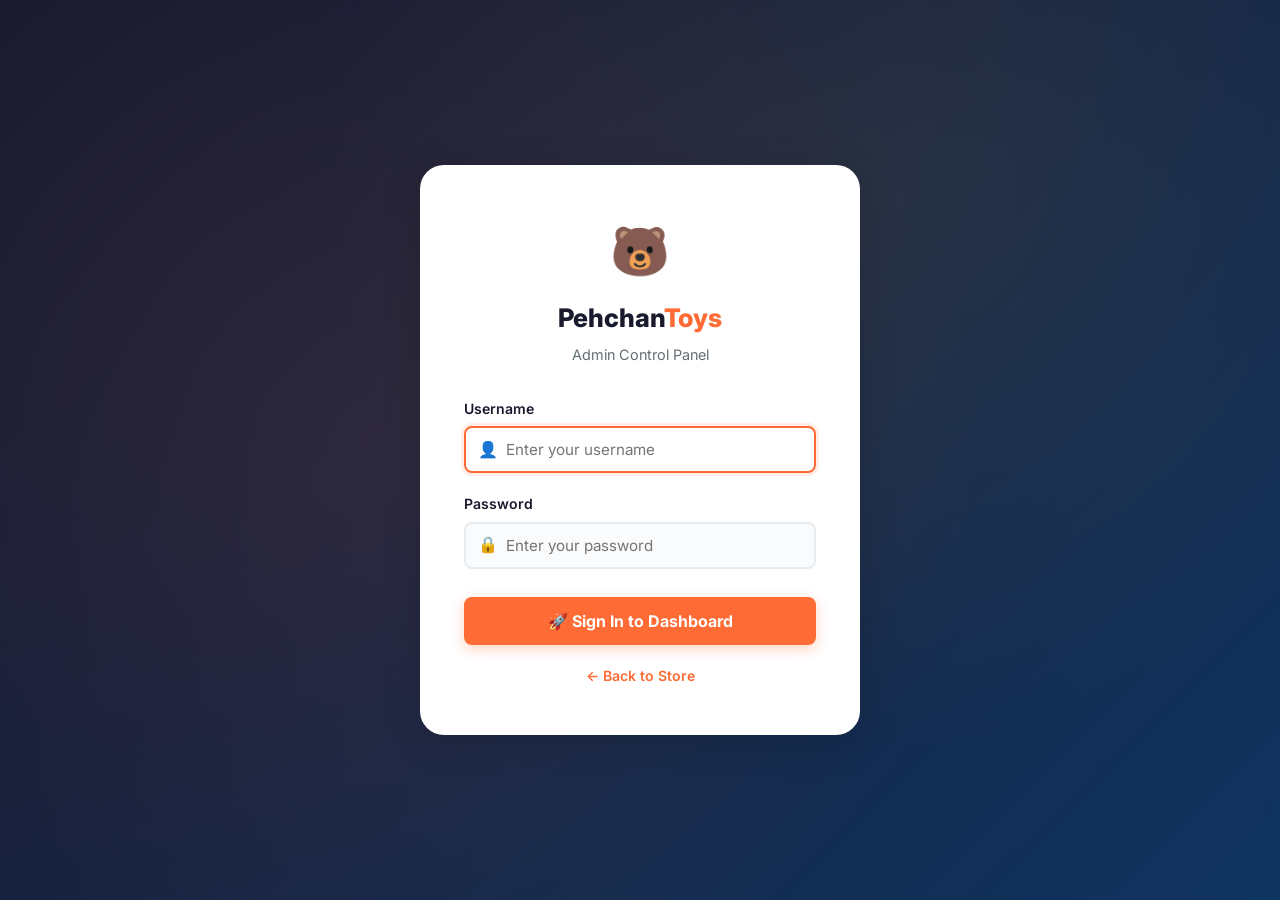
<file: admin/login.html>
<!DOCTYPE html>
<html lang="en">
<head>
  <meta charset="UTF-8" />
  <meta name="viewport" content="width=device-width, initial-scale=1.0" />
  <title>Admin Login — Pehchan Toys</title>
  <link rel="stylesheet" href="../css/admin.css" />
  <link rel="icon" type="image/svg+xml" href="data:image/svg+xml,%3Csvg xmlns='http://www.w3.org/2000/svg' viewBox='0 0 64 64'%3E%3Crect width='64' height='64' rx='16' fill='%23FF6B35'/%3E%3Ctext x='32' y='46' font-size='36' text-anchor='middle' fill='white' font-family='Arial'%3E🔐%3C/text%3E%3C/svg%3E" />
</head>
<body class="login-page">

<div class="login-card">
  <div class="login-logo">
    <span class="login-logo-icon">🐻</span>
    <h1>Pehchan<span>Toys</span></h1>
    <p>Admin Control Panel</p>
  </div>

  <div class="login-error" id="login-error" role="alert">
    <span>⚠️</span>
    <span id="login-error-msg">Invalid username or password.</span>
  </div>

  <form class="login-form" id="login-form" novalidate>
    <div class="form-group">
      <label for="username">Username</label>
      <div class="input-wrap">
        <span class="input-icon">👤</span>
        <input type="text" id="username" name="username" placeholder="Enter your username"
               autocomplete="username" required autofocus />
      </div>
    </div>

    <div class="form-group">
      <label for="password">Password</label>
      <div class="input-wrap">
        <span class="input-icon">🔒</span>
        <input type="password" id="password" name="password" placeholder="Enter your password"
               autocomplete="current-password" required />
      </div>
    </div>

    <button type="submit" class="login-btn" id="login-submit">
      🚀 Sign In to Dashboard
    </button>
  </form>

  <div class="login-back">
    <a href="../pehchan-toys.html">← Back to Store</a>
  </div>
</div>

<script src="../js/admin-auth.js"></script>
<script>
  // If already logged in, redirect to dashboard
  if (isLoggedIn()) {
    window.location.href = "dashboard.html";
  }

  document.getElementById("login-form").addEventListener("submit", function(e) {
    e.preventDefault();
    const username = document.getElementById("username").value.trim();
    const password = document.getElementById("password").value;
    const errorEl  = document.getElementById("login-error");
    const btn      = document.getElementById("login-submit");

    btn.textContent = "Signing in…";
    btn.disabled    = true;

    setTimeout(() => {
      if (doLogin(username, password)) {
        window.location.href = "dashboard.html";
      } else {
        errorEl.classList.add("visible");
        btn.textContent = "🚀 Sign In to Dashboard";
        btn.disabled    = false;
        document.getElementById("password").value = "";
        document.getElementById("password").focus();
      }
    }, 600);
  });

  // Hide error on input
  ["username","password"].forEach(id => {
    document.getElementById(id).addEventListener("input", () => {
      document.getElementById("login-error").classList.remove("visible");
    });
  });
</script>

</body>
</html>
</file>
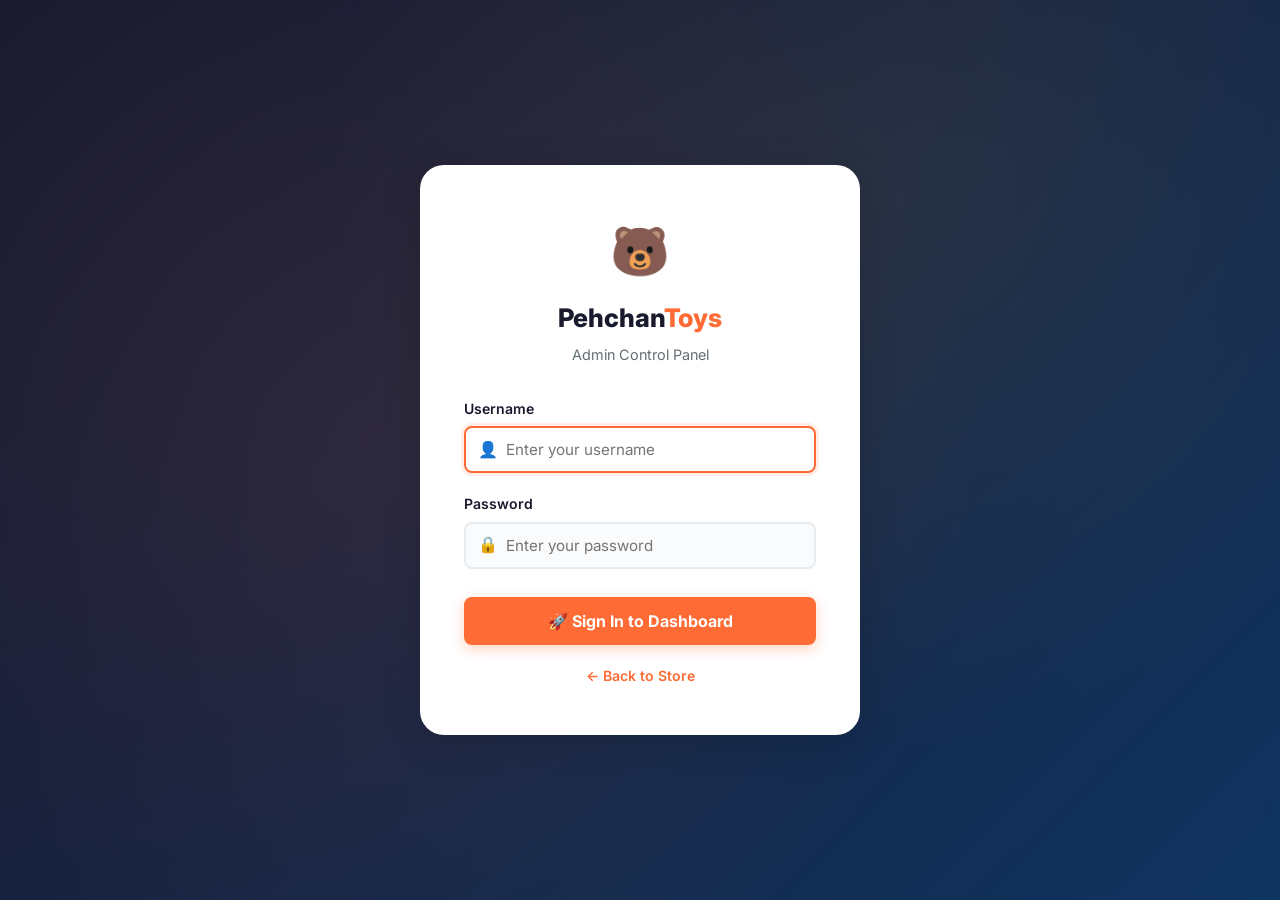
<file: admin/orders.html>
<!DOCTYPE html>
<html lang="en">
<head>
  <meta charset="UTF-8" />
  <meta name="viewport" content="width=device-width, initial-scale=1.0" />
  <title>Orders — Pehchan Toys Admin</title>
  <link rel="stylesheet" href="../css/admin.css" />
  <link rel="icon" type="image/svg+xml" href="data:image/svg+xml,%3Csvg xmlns='http://www.w3.org/2000/svg' viewBox='0 0 64 64'%3E%3Crect width='64' height='64' rx='16' fill='%23FF6B35'/%3E%3Ctext x='32' y='46' font-size='36' text-anchor='middle' fill='white' font-family='Arial'%3E🧸%3C/text%3E%3C/svg%3E" />
</head>
<body>

<div class="admin-wrapper">

  <!-- ══ SIDEBAR ══════════════════════════════════════════════ -->
  <aside class="sidebar" id="admin-sidebar">
    <div class="sidebar-header">
      <div class="sidebar-logo-icon">🐻</div>
      <div>
        <div class="sidebar-logo-text">Pehchan<span>Toys</span></div>
        <div class="sidebar-logo-sub">Admin Panel</div>
      </div>
    </div>
    <nav class="sidebar-nav">
      <div class="sidebar-section-label">Main</div>
      <a href="dashboard.html" class="sidebar-link" data-page="dashboard">
        <span class="link-icon">📊</span> Dashboard
      </a>
      <a href="products.html" class="sidebar-link" data-page="products">
        <span class="link-icon">🧸</span> Products
        <span class="sidebar-badge">20</span>
      </a>
      <a href="orders.html" class="sidebar-link" data-page="orders">
        <span class="link-icon">📦</span> Orders
        <span class="sidebar-badge">10</span>
      </a>
      <div class="sidebar-section-label">Store</div>
      <a href="settings.html" class="sidebar-link" data-page="settings">
        <span class="link-icon">⚙️</span> Settings
      </a>
      <a href="../pehchan-toys.html" class="sidebar-link" target="_blank">
        <span class="link-icon">🛍️</span> View Store
      </a>
    </nav>
    <div class="sidebar-footer">
      <div class="sidebar-user">
        <div class="sidebar-avatar">A</div>
        <div class="sidebar-user-info">
          <div class="sidebar-user-name">Administrator</div>
          <div class="sidebar-user-role">Super Admin</div>
        </div>
      </div>
      <button class="btn-logout" id="btn-logout">🚪 Logout</button>
    </div>
  </aside>
  <div class="sidebar-overlay" id="sidebar-overlay"></div>

  <!-- ══ MAIN ═════════════════════════════════════════════════ -->
  <div class="admin-main">
    <header class="admin-header">
      <div class="header-left">
        <button class="header-hamburger" id="admin-hamburger" aria-label="Toggle sidebar">
          <span></span><span></span><span></span>
        </button>
        <div>
          <div class="page-title">Orders</div>
          <div class="breadcrumb">Home / <span>Orders</span></div>
        </div>
      </div>
      <div class="header-right">
        <button class="btn btn-sm btn-secondary" onclick="exportOrders()">⬇️ Export</button>
        <a href="../pehchan-toys.html" target="_blank" class="header-visit-btn">🛍️ Visit Store</a>
      </div>
    </header>

    <main class="admin-content">

      <!-- Order Stats -->
      <div class="stats-grid" style="grid-template-columns:repeat(5,1fr);margin-bottom:24px;">
        <div class="stat-card">
          <div class="stat-icon orange">📦</div>
          <div class="stat-info">
            <div class="stat-label">Total</div>
            <div class="stat-value">10</div>
          </div>
        </div>
        <div class="stat-card">
          <div class="stat-icon purple">⏳</div>
          <div class="stat-info">
            <div class="stat-label">Pending</div>
            <div class="stat-value" id="cnt-pending">—</div>
          </div>
        </div>
        <div class="stat-card">
          <div class="stat-icon blue">🔄</div>
          <div class="stat-info">
            <div class="stat-label">Processing</div>
            <div class="stat-value" id="cnt-processing">—</div>
          </div>
        </div>
        <div class="stat-card">
          <div class="stat-icon green">✅</div>
          <div class="stat-info">
            <div class="stat-label">Delivered</div>
            <div class="stat-value" id="cnt-delivered">—</div>
          </div>
        </div>
        <div class="stat-card">
          <div class="stat-icon" style="background:rgba(214,48,49,.1)">❌</div>
          <div class="stat-info">
            <div class="stat-label">Cancelled</div>
            <div class="stat-value" id="cnt-cancelled">—</div>
          </div>
        </div>
      </div>

      <!-- Orders Table -->
      <div class="panel">
        <div class="panel-header">
          <div class="panel-title">📦 All Orders</div>
        </div>
        <div class="panel-body" style="padding-bottom:0;">

          <div class="filter-bar">
            <div class="search-input-wrap">
              <span class="search-icon">🔍</span>
              <input type="search" id="order-search" placeholder="Search by ID or customer…" oninput="filterOrders()" />
            </div>
            <select class="filter-select" id="order-status-filter" onchange="filterOrders()">
              <option value="">All Statuses</option>
              <option value="pending">Pending</option>
              <option value="processing">Processing</option>
              <option value="shipped">Shipped</option>
              <option value="delivered">Delivered</option>
              <option value="cancelled">Cancelled</option>
            </select>
            <select class="filter-select" id="order-city-filter" onchange="filterOrders()">
              <option value="">All Cities</option>
              <option>Karachi</option>
              <option>Lahore</option>
              <option>Islamabad</option>
              <option>Faisalabad</option>
              <option>Rawalpindi</option>
              <option>Peshawar</option>
              <option>Multan</option>
              <option>Sialkot</option>
            </select>
          </div>

          <div class="table-scroll">
            <table class="data-table">
              <thead>
                <tr>
                  <th>Order ID</th>
                  <th>Customer</th>
                  <th>Phone</th>
                  <th>City</th>
                  <th>Items</th>
                  <th>Total</th>
                  <th>Date</th>
                  <th>Status</th>
                  <th>Actions</th>
                </tr>
              </thead>
              <tbody id="orders-table-body">
                <!-- JS filled -->
              </tbody>
            </table>
          </div>

        </div>
      </div>

    </main>
  </div>
</div>

<!-- ══ ORDER DETAIL MODAL ════════════════════════════════════ -->
<div style="position:fixed;inset:0;background:rgba(0,0,0,0.5);z-index:1000;display:flex;align-items:center;justify-content:center;padding:20px;opacity:0;visibility:hidden;transition:all .3s ease;backdrop-filter:blur(3px);" id="order-modal">
  <div style="background:#fff;border-radius:16px;width:100%;max-width:500px;max-height:90vh;overflow-y:auto;box-shadow:0 8px 40px rgba(0,0,0,0.18);">
    <div style="display:flex;align-items:center;justify-content:space-between;padding:20px 28px;border-bottom:1px solid #e9ecef;background:#fafbfc;border-radius:16px 16px 0 0;position:sticky;top:0;">
      <h2 style="font-size:1.1rem;font-weight:700;">📦 Order Details</h2>
      <button onclick="closeOrderModal()" style="width:32px;height:32px;border-radius:50%;background:#f0f2f5;border:none;cursor:pointer;font-size:1rem;display:flex;align-items:center;justify-content:center;">✕</button>
    </div>
    <div style="padding:24px 28px;" id="order-modal-body"></div>
  </div>
</div>

<div id="admin-toast" class="admin-toast"></div>

<script src="../js/admin-auth.js"></script>
<script>
  requireAuth();
  initSidebar();
  setActiveLink("orders");

  // Stats
  const statusCounts = {};
  MOCK_ORDERS.forEach(o => { statusCounts[o.status] = (statusCounts[o.status] || 0) + 1; });
  document.getElementById("cnt-pending").textContent    = statusCounts["pending"]    || 0;
  document.getElementById("cnt-processing").textContent = statusCounts["processing"] || 0;
  document.getElementById("cnt-delivered").textContent  = statusCounts["delivered"]  || 0;
  document.getElementById("cnt-cancelled").textContent  = statusCounts["cancelled"]  || 0;

  function renderOrders(data) {
    const body = document.getElementById("orders-table-body");
    if (data.length === 0) {
      body.innerHTML = `<tr><td colspan="9" style="text-align:center;padding:40px;color:var(--text-light);">No orders found</td></tr>`;
      return;
    }
    body.innerHTML = data.map(o => `
      <tr>
        <td><strong>${o.id}</strong></td>
        <td>
          <div class="order-cell">
            <div class="order-avatar">${o.customer[0]}</div>
            <span>${o.customer}</span>
          </div>
        </td>
        <td style="font-size:.85rem;color:var(--text-medium)">${o.phone}</td>
        <td>${o.city}</td>
        <td style="text-align:center">${o.items}</td>
        <td><strong>$${o.total.toFixed(2)}</strong></td>
        <td style="font-size:.85rem;color:var(--text-medium)">${o.date}</td>
        <td>
          <select class="filter-select" style="padding:5px 10px;font-size:.8rem;"
            onchange="updateStatus('${o.id}', this.value)">
            ${["pending","processing","shipped","delivered","cancelled"].map(s =>
              `<option value="${s}" ${s===o.status?"selected":""}>${s}</option>`
            ).join("")}
          </select>
        </td>
        <td>
          <button class="btn btn-sm btn-secondary" onclick="viewOrder('${o.id}')">👁 View</button>
        </td>
      </tr>
    `).join("");
  }

  function filterOrders() {
    const q      = document.getElementById("order-search").value.toLowerCase();
    const status = document.getElementById("order-status-filter").value;
    const city   = document.getElementById("order-city-filter").value;

    const filtered = MOCK_ORDERS.filter(o => {
      const matchQ  = !q || o.id.toLowerCase().includes(q) || o.customer.toLowerCase().includes(q);
      const matchSt = !status || o.status === status;
      const matchCt = !city   || o.city === city;
      return matchQ && matchSt && matchCt;
    });
    renderOrders(filtered);
  }

  function updateStatus(id, newStatus) {
    const order = MOCK_ORDERS.find(o => o.id === id);
    if (order) {
      order.status = newStatus;
      adminToast(`✅ Order ${id} status updated to "${newStatus}"`, "success");
    }
  }

  function viewOrder(id) {
    const o = MOCK_ORDERS.find(x => x.id === id);
    if (!o) return;
    document.getElementById("order-modal-body").innerHTML = `
      <div style="display:grid;grid-template-columns:1fr 1fr;gap:16px;margin-bottom:20px;">
        <div><div style="font-size:.78rem;color:var(--text-medium);text-transform:uppercase;letter-spacing:.5px;">Order ID</div><div style="font-weight:700;margin-top:4px;">${o.id}</div></div>
        <div><div style="font-size:.78rem;color:var(--text-medium);text-transform:uppercase;letter-spacing:.5px;">Date</div><div style="font-weight:600;margin-top:4px;">${o.date}</div></div>
        <div><div style="font-size:.78rem;color:var(--text-medium);text-transform:uppercase;letter-spacing:.5px;">Customer</div><div style="font-weight:600;margin-top:4px;">${o.customer}</div></div>
        <div><div style="font-size:.78rem;color:var(--text-medium);text-transform:uppercase;letter-spacing:.5px;">Phone</div><div style="font-weight:600;margin-top:4px;">${o.phone}</div></div>
        <div><div style="font-size:.78rem;color:var(--text-medium);text-transform:uppercase;letter-spacing:.5px;">City</div><div style="font-weight:600;margin-top:4px;">${o.city}</div></div>
        <div><div style="font-size:.78rem;color:var(--text-medium);text-transform:uppercase;letter-spacing:.5px;">Items</div><div style="font-weight:600;margin-top:4px;">${o.items} item(s)</div></div>
      </div>
      <div style="background:#fafbfc;border:1px solid #e9ecef;border-radius:8px;padding:16px;margin-bottom:20px;">
        <div style="font-weight:700;margin-bottom:8px;">Order Total</div>
        <div style="font-size:1.6rem;font-weight:800;color:var(--primary);">$${o.total.toFixed(2)}</div>
      </div>
      <div style="display:flex;align-items:center;justify-content:space-between;">
        <span class="badge ${ORDER_STATUS_CLASS[o.status]}" style="font-size:.9rem;padding:5px 14px;">${o.status}</span>
        <a href="https://wa.me/${o.phone.replace(/[^0-9]/g,'')}" target="_blank" class="btn btn-success btn-sm">💬 WhatsApp Customer</a>
      </div>
    `;
    document.getElementById("order-modal").style.opacity    = "1";
    document.getElementById("order-modal").style.visibility = "visible";
  }

  function closeOrderModal() {
    document.getElementById("order-modal").style.opacity    = "0";
    document.getElementById("order-modal").style.visibility = "hidden";
  }

  document.getElementById("order-modal").addEventListener("click", function(e) {
    if (e.target === this) closeOrderModal();
  });

  function exportOrders() {
    adminToast("⬇️ Exporting orders CSV…", "success");
  }

  renderOrders(MOCK_ORDERS);
</script>

</body>
</html>
</file>
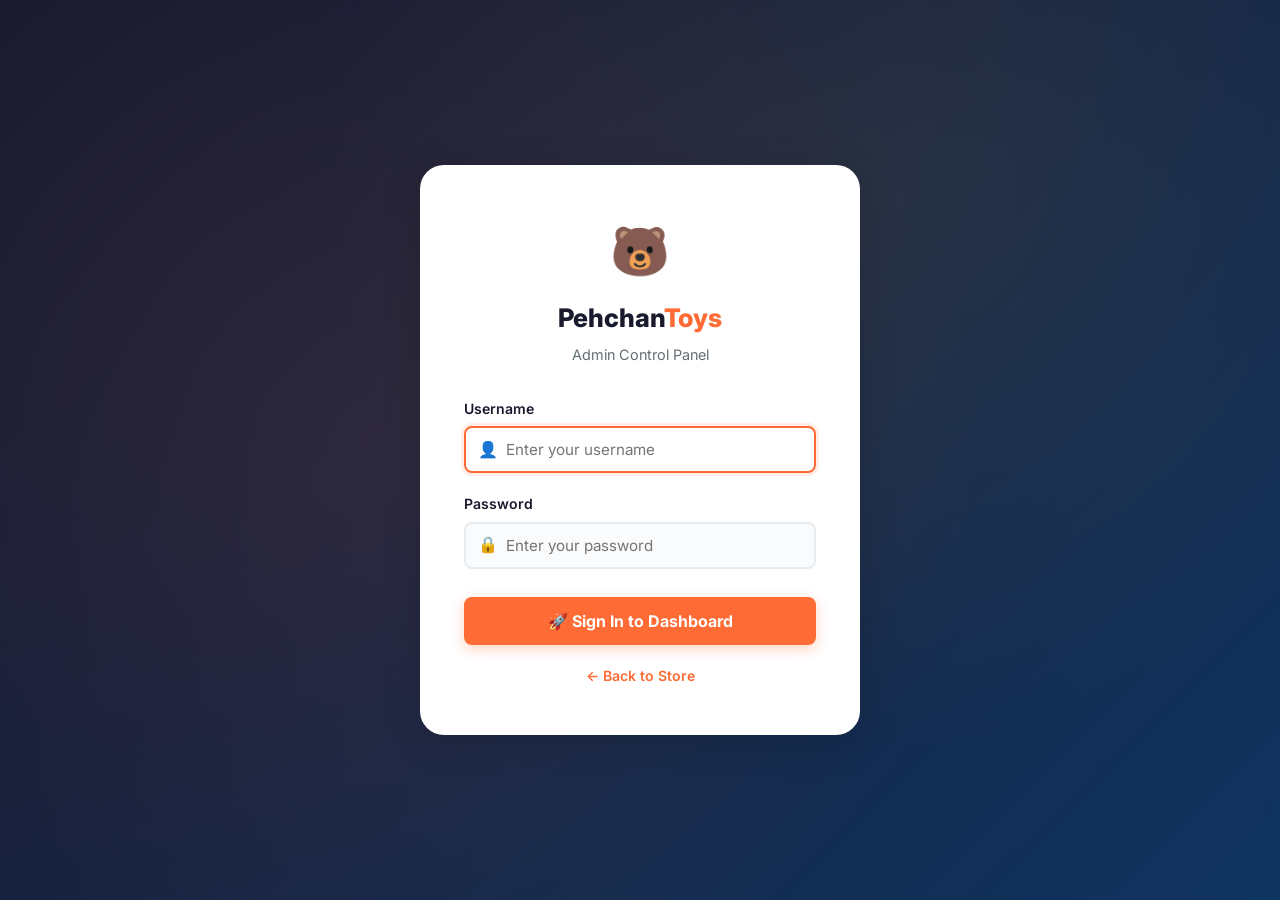
<file: admin/products.html>
<!DOCTYPE html>
<html lang="en">
<head>
  <meta charset="UTF-8" />
  <meta name="viewport" content="width=device-width, initial-scale=1.0" />
  <title>Products — Pehchan Toys Admin</title>
  <link rel="stylesheet" href="../css/admin.css" />
  <link rel="icon" type="image/svg+xml" href="data:image/svg+xml,%3Csvg xmlns='http://www.w3.org/2000/svg' viewBox='0 0 64 64'%3E%3Crect width='64' height='64' rx='16' fill='%23FF6B35'/%3E%3Ctext x='32' y='46' font-size='36' text-anchor='middle' fill='white' font-family='Arial'%3E🧸%3C/text%3E%3C/svg%3E" />
</head>
<body>

<div class="admin-wrapper">

  <!-- ══ SIDEBAR ══════════════════════════════════════════════ -->
  <aside class="sidebar" id="admin-sidebar">
    <div class="sidebar-header">
      <div class="sidebar-logo-icon">🐻</div>
      <div>
        <div class="sidebar-logo-text">Pehchan<span>Toys</span></div>
        <div class="sidebar-logo-sub">Admin Panel</div>
      </div>
    </div>
    <nav class="sidebar-nav">
      <div class="sidebar-section-label">Main</div>
      <a href="dashboard.html" class="sidebar-link" data-page="dashboard">
        <span class="link-icon">📊</span> Dashboard
      </a>
      <a href="products.html" class="sidebar-link" data-page="products">
        <span class="link-icon">🧸</span> Products
        <span class="sidebar-badge">20</span>
      </a>
      <a href="orders.html" class="sidebar-link" data-page="orders">
        <span class="link-icon">📦</span> Orders
        <span class="sidebar-badge">10</span>
      </a>
      <div class="sidebar-section-label">Store</div>
      <a href="settings.html" class="sidebar-link" data-page="settings">
        <span class="link-icon">⚙️</span> Settings
      </a>
      <a href="../pehchan-toys.html" class="sidebar-link" target="_blank">
        <span class="link-icon">🛍️</span> View Store
      </a>
    </nav>
    <div class="sidebar-footer">
      <div class="sidebar-user">
        <div class="sidebar-avatar">A</div>
        <div class="sidebar-user-info">
          <div class="sidebar-user-name">Administrator</div>
          <div class="sidebar-user-role">Super Admin</div>
        </div>
      </div>
      <button class="btn-logout" id="btn-logout">🚪 Logout</button>
    </div>
  </aside>
  <div class="sidebar-overlay" id="sidebar-overlay"></div>

  <!-- ══ MAIN ═════════════════════════════════════════════════ -->
  <div class="admin-main">
    <header class="admin-header">
      <div class="header-left">
        <button class="header-hamburger" id="admin-hamburger" aria-label="Toggle sidebar">
          <span></span><span></span><span></span>
        </button>
        <div>
          <div class="page-title">Products</div>
          <div class="breadcrumb">Home / <span>Products</span></div>
        </div>
      </div>
      <div class="header-right">
        <button class="btn btn-primary" onclick="openAddModal()">+ Add Product</button>
        <a href="../pehchan-toys.html" target="_blank" class="header-visit-btn">🛍️ Visit Store</a>
      </div>
    </header>

    <main class="admin-content">

      <!-- Stat summary -->
      <div class="stats-grid" style="grid-template-columns:repeat(4,1fr);margin-bottom:24px;">
        <div class="stat-card">
          <div class="stat-icon orange">🧸</div>
          <div class="stat-info">
            <div class="stat-label">Total Products</div>
            <div class="stat-value">20</div>
          </div>
        </div>
        <div class="stat-card">
          <div class="stat-icon green">✅</div>
          <div class="stat-info">
            <div class="stat-label">Active</div>
            <div class="stat-value" id="count-active">—</div>
          </div>
        </div>
        <div class="stat-card">
          <div class="stat-icon blue">⚠️</div>
          <div class="stat-info">
            <div class="stat-label">Low Stock</div>
            <div class="stat-value" id="count-low">—</div>
          </div>
        </div>
        <div class="stat-card">
          <div class="stat-icon purple">📦</div>
          <div class="stat-info">
            <div class="stat-label">Total Units</div>
            <div class="stat-value" id="count-units">—</div>
          </div>
        </div>
      </div>

      <!-- Products table -->
      <div class="panel">
        <div class="panel-header">
          <div class="panel-title">🧸 All Products</div>
          <div class="panel-actions">
            <button class="btn btn-sm btn-secondary" onclick="exportCSV()">⬇️ Export</button>
          </div>
        </div>
        <div class="panel-body" style="padding-bottom:0;">

          <div class="filter-bar">
            <div class="search-input-wrap">
              <span class="search-icon">🔍</span>
              <input type="search" id="product-search" placeholder="Search products…" oninput="filterProducts()" />
            </div>
            <select class="filter-select" id="cat-filter" onchange="filterProducts()">
              <option value="">All Categories</option>
              <option value="rc-cars">RC Cars</option>
              <option value="helicopters">Helicopters</option>
              <option value="trucks">Trucks</option>
              <option value="educational">Educational</option>
              <option value="dolls">Dolls</option>
            </select>
            <select class="filter-select" id="status-filter" onchange="filterProducts()">
              <option value="">All Status</option>
              <option value="active">Active</option>
              <option value="low-stock">Low Stock</option>
            </select>
          </div>

          <div class="table-scroll">
            <table class="data-table">
              <thead>
                <tr>
                  <th>Product</th>
                  <th>Category</th>
                  <th>Price</th>
                  <th>Stock</th>
                  <th>Rating</th>
                  <th>Label</th>
                  <th>Status</th>
                  <th>Actions</th>
                </tr>
              </thead>
              <tbody id="products-table-body">
                <!-- JS filled -->
              </tbody>
            </table>
          </div>

        </div>
      </div>

    </main>
  </div>
</div>

<!-- ══ ADD / EDIT PRODUCT MODAL ══════════════════════════════ -->
<div style="position:fixed;inset:0;background:rgba(0,0,0,0.5);z-index:1000;display:flex;align-items:center;justify-content:center;padding:20px;opacity:0;visibility:hidden;transition:all .3s ease;backdrop-filter:blur(3px);" id="product-modal">
  <div style="background:#fff;border-radius:16px;width:100%;max-width:560px;max-height:90vh;overflow-y:auto;box-shadow:0 8px 40px rgba(0,0,0,0.18);">
    <div style="display:flex;align-items:center;justify-content:space-between;padding:20px 28px;border-bottom:1px solid #e9ecef;background:#fafbfc;border-radius:16px 16px 0 0;position:sticky;top:0;z-index:1;">
      <h2 style="font-size:1.1rem;font-weight:700;" id="modal-title">➕ Add Product</h2>
      <button onclick="closeProductModal()" style="width:32px;height:32px;border-radius:50%;background:#f0f2f5;border:none;cursor:pointer;font-size:1rem;display:flex;align-items:center;justify-content:center;">✕</button>
    </div>
    <div style="padding:24px 28px;">
      <form id="product-form" onsubmit="saveProduct(event)">
        <input type="hidden" id="edit-product-id" />
        <div class="form-row">
          <div class="form-group">
            <label class="form-label">Product Name <span class="required">*</span></label>
            <input type="text" id="p-name" class="form-control" placeholder="e.g. Speed Racer RC Car" required />
          </div>
          <div class="form-group">
            <label class="form-label">Price ($) <span class="required">*</span></label>
            <input type="number" id="p-price" class="form-control" placeholder="0.00" step="0.01" min="0" required />
          </div>
        </div>
        <div class="form-row">
          <div class="form-group">
            <label class="form-label">Category <span class="required">*</span></label>
            <select id="p-cat" class="form-control" required>
              <option value="">Select category</option>
              <option value="rc-cars">RC Cars</option>
              <option value="helicopters">Helicopters</option>
              <option value="trucks">Trucks</option>
              <option value="educational">Educational</option>
              <option value="dolls">Dolls</option>
            </select>
          </div>
          <div class="form-group">
            <label class="form-label">Stock</label>
            <input type="number" id="p-stock" class="form-control" placeholder="0" min="0" />
          </div>
        </div>
        <div class="form-row">
          <div class="form-group">
            <label class="form-label">Emoji</label>
            <input type="text" id="p-emoji" class="form-control" placeholder="🧸" />
          </div>
          <div class="form-group">
            <label class="form-label">Label</label>
            <select id="p-label" class="form-control">
              <option value="">None</option>
              <option value="New">New</option>
              <option value="Sale">Sale</option>
            </select>
          </div>
        </div>
        <div style="display:flex;gap:10px;margin-top:8px;">
          <button type="submit" class="btn btn-primary" style="flex:1;">💾 Save Product</button>
          <button type="button" class="btn btn-secondary" onclick="closeProductModal()">Cancel</button>
        </div>
      </form>
    </div>
  </div>
</div>

<div id="admin-toast" class="admin-toast"></div>

<script src="../js/admin-auth.js"></script>
<script>
  requireAuth();
  initSidebar();
  setActiveLink("products");

  // Compute stats
  document.getElementById("count-active").textContent = MOCK_PRODUCTS.filter(p=>p.status==="active").length;
  document.getElementById("count-low").textContent    = MOCK_PRODUCTS.filter(p=>p.status==="low-stock").length;
  document.getElementById("count-units").textContent  = MOCK_PRODUCTS.reduce((s,p)=>s+p.stock,0);

  let filteredProducts = [...MOCK_PRODUCTS];

  function renderTable(data) {
    const body = document.getElementById("products-table-body");
    if (data.length === 0) {
      body.innerHTML = `<tr><td colspan="8" style="text-align:center;padding:40px;color:var(--text-light);">No products found</td></tr>`;
      return;
    }
    body.innerHTML = data.map(p => `
      <tr>
        <td>
          <div class="product-cell">
            <div class="product-thumb" style="background:${p.bg}">${p.emoji}</div>
            <div class="product-cell-info">
              <div class="product-cell-name">${p.name}</div>
              <div class="product-cell-cat">#${p.id}</div>
            </div>
          </div>
        </td>
        <td><span class="badge badge-info">${CAT_LABELS[p.cat]}</span></td>
        <td><strong>$${p.price.toFixed(2)}</strong></td>
        <td>
          <span style="font-weight:${p.stock<20?'700':'500'};color:${p.stock<20?'var(--danger)':'var(--text-dark)'}">
            ${p.stock} units
          </span>
        </td>
        <td><span style="color:#FFC107">★</span> ${p.rating}</td>
        <td>${p.label ? `<span class="badge ${p.label==='New'?'badge-success':'badge-danger'}">${p.label}</span>` : '<span style="color:var(--text-light)">—</span>'}</td>
        <td><span class="badge ${p.status==='active'?'badge-success':'badge-warning'}">${p.status}</span></td>
        <td>
          <div style="display:flex;gap:6px;">
            <button class="btn btn-sm btn-secondary" onclick="editProduct(${p.id})">✏️</button>
            <button class="btn btn-sm btn-danger"    onclick="deleteProduct(${p.id})">🗑</button>
          </div>
        </td>
      </tr>
    `).join("");
  }

  function filterProducts() {
    const q      = document.getElementById("product-search").value.toLowerCase();
    const cat    = document.getElementById("cat-filter").value;
    const status = document.getElementById("status-filter").value;

    filteredProducts = MOCK_PRODUCTS.filter(p => {
      const matchQ   = !q || p.name.toLowerCase().includes(q);
      const matchCat = !cat || p.cat === cat;
      const matchSt  = !status || p.status === status;
      return matchQ && matchCat && matchSt;
    });
    renderTable(filteredProducts);
  }

  renderTable(MOCK_PRODUCTS);

  // Modal
  function openAddModal() {
    document.getElementById("modal-title").textContent   = "➕ Add Product";
    document.getElementById("product-form").reset();
    document.getElementById("edit-product-id").value    = "";
    document.getElementById("product-modal").style.opacity    = "1";
    document.getElementById("product-modal").style.visibility = "visible";
  }

  function editProduct(id) {
    const p = MOCK_PRODUCTS.find(x => x.id === id);
    if (!p) return;
    document.getElementById("modal-title").textContent      = "✏️ Edit Product";
    document.getElementById("edit-product-id").value        = p.id;
    document.getElementById("p-name").value                 = p.name;
    document.getElementById("p-price").value                = p.price;
    document.getElementById("p-cat").value                  = p.cat;
    document.getElementById("p-stock").value                = p.stock;
    document.getElementById("p-emoji").value                = p.emoji;
    document.getElementById("p-label").value                = p.label || "";
    document.getElementById("product-modal").style.opacity    = "1";
    document.getElementById("product-modal").style.visibility = "visible";
  }

  function closeProductModal() {
    document.getElementById("product-modal").style.opacity    = "0";
    document.getElementById("product-modal").style.visibility = "hidden";
  }

  function saveProduct(e) {
    e.preventDefault();
    adminToast("✅ Product saved successfully!", "success");
    closeProductModal();
  }

  function deleteProduct(id) {
    if (confirm("Delete this product? (Demo — no actual data change)")) {
      adminToast("🗑 Product deleted (demo only)", "danger");
    }
  }

  function exportCSV() {
    adminToast("⬇️ Exporting products CSV…", "success");
  }

  // Close modal on outside click
  document.getElementById("product-modal").addEventListener("click", function(e) {
    if (e.target === this) closeProductModal();
  });
</script>

</body>
</html>
</file>
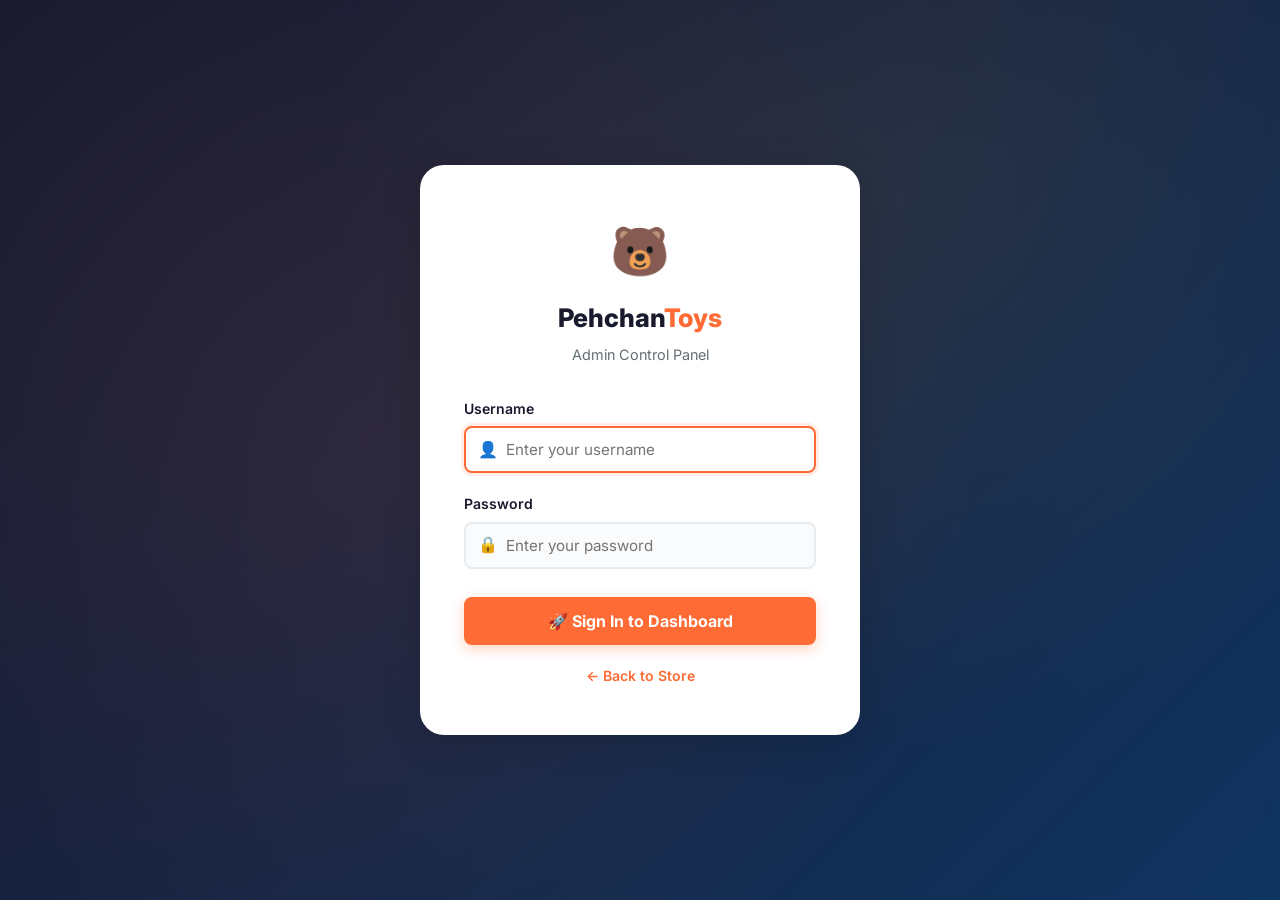
<file: admin/settings.html>
<!DOCTYPE html>
<html lang="en">
<head>
  <meta charset="UTF-8" />
  <meta name="viewport" content="width=device-width, initial-scale=1.0" />
  <title>Settings — Pehchan Toys Admin</title>
  <link rel="stylesheet" href="../css/admin.css" />
  <link rel="icon" type="image/svg+xml" href="data:image/svg+xml,%3Csvg xmlns='http://www.w3.org/2000/svg' viewBox='0 0 64 64'%3E%3Crect width='64' height='64' rx='16' fill='%23FF6B35'/%3E%3Ctext x='32' y='46' font-size='36' text-anchor='middle' fill='white' font-family='Arial'%3E🧸%3C/text%3E%3C/svg%3E" />
</head>
<body>

<div class="admin-wrapper">

  <!-- ══ SIDEBAR ══════════════════════════════════════════════ -->
  <aside class="sidebar" id="admin-sidebar">
    <div class="sidebar-header">
      <div class="sidebar-logo-icon">🐻</div>
      <div>
        <div class="sidebar-logo-text">Pehchan<span>Toys</span></div>
        <div class="sidebar-logo-sub">Admin Panel</div>
      </div>
    </div>
    <nav class="sidebar-nav">
      <div class="sidebar-section-label">Main</div>
      <a href="dashboard.html" class="sidebar-link" data-page="dashboard">
        <span class="link-icon">📊</span> Dashboard
      </a>
      <a href="products.html" class="sidebar-link" data-page="products">
        <span class="link-icon">🧸</span> Products
        <span class="sidebar-badge">20</span>
      </a>
      <a href="orders.html" class="sidebar-link" data-page="orders">
        <span class="link-icon">📦</span> Orders
        <span class="sidebar-badge">10</span>
      </a>
      <div class="sidebar-section-label">Store</div>
      <a href="settings.html" class="sidebar-link" data-page="settings">
        <span class="link-icon">⚙️</span> Settings
      </a>
      <a href="../pehchan-toys.html" class="sidebar-link" target="_blank">
        <span class="link-icon">🛍️</span> View Store
      </a>
    </nav>
    <div class="sidebar-footer">
      <div class="sidebar-user">
        <div class="sidebar-avatar">A</div>
        <div class="sidebar-user-info">
          <div class="sidebar-user-name">Administrator</div>
          <div class="sidebar-user-role">Super Admin</div>
        </div>
      </div>
      <button class="btn-logout" id="btn-logout">🚪 Logout</button>
    </div>
  </aside>
  <div class="sidebar-overlay" id="sidebar-overlay"></div>

  <!-- ══ MAIN ═════════════════════════════════════════════════ -->
  <div class="admin-main">
    <header class="admin-header">
      <div class="header-left">
        <button class="header-hamburger" id="admin-hamburger" aria-label="Toggle sidebar">
          <span></span><span></span><span></span>
        </button>
        <div>
          <div class="page-title">Settings</div>
          <div class="breadcrumb">Home / <span>Settings</span></div>
        </div>
      </div>
      <div class="header-right">
        <a href="../pehchan-toys.html" target="_blank" class="header-visit-btn">🛍️ Visit Store</a>
      </div>
    </header>

    <main class="admin-content">

      <div class="settings-grid">

        <!-- Store Information -->
        <div class="panel">
          <div class="panel-header">
            <div class="panel-title">🏪 Store Information</div>
          </div>
          <div class="panel-body">
            <form onsubmit="saveSettings(event,'store')">
              <div class="form-group">
                <label class="form-label">Store Name</label>
                <input type="text" class="form-control" value="Pehchan Toys" />
              </div>
              <div class="form-group">
                <label class="form-label">Tagline</label>
                <input type="text" class="form-control" value="Pakistan's Most Loved Kids Toy Store" />
              </div>
              <div class="form-group">
                <label class="form-label">Phone Number</label>
                <input type="tel" class="form-control" value="+92 300 1234567" />
              </div>
              <div class="form-group">
                <label class="form-label">WhatsApp Number</label>
                <input type="tel" class="form-control" value="+92 300 1234567" />
              </div>
              <div class="form-group">
                <label class="form-label">Email Address</label>
                <input type="email" class="form-control" value="hello@pehchantoys.pk" />
              </div>
              <div class="form-group">
                <label class="form-label">Store Address</label>
                <textarea class="form-control" rows="3">Shop #5, Toy Market, Main Boulevard, Lahore, Pakistan</textarea>
              </div>
              <button type="submit" class="btn btn-primary">💾 Save Store Info</button>
            </form>
          </div>
        </div>

        <!-- Account Settings -->
        <div style="display:flex;flex-direction:column;gap:24px;">

          <div class="panel">
            <div class="panel-header">
              <div class="panel-title">👤 Admin Account</div>
            </div>
            <div class="panel-body">
              <form onsubmit="saveSettings(event,'account')">
                <div class="form-group">
                  <label class="form-label">Username</label>
                  <input type="text" class="form-control" value="admin" />
                </div>
                <div class="form-group">
                  <label class="form-label">Current Password</label>
                  <input type="password" class="form-control" placeholder="Enter current password" />
                </div>
                <div class="form-group">
                  <label class="form-label">New Password</label>
                  <input type="password" class="form-control" placeholder="Enter new password" />
                </div>
                <div class="form-group">
                  <label class="form-label">Confirm New Password</label>
                  <input type="password" class="form-control" placeholder="Confirm new password" />
                </div>
                <button type="submit" class="btn btn-primary">🔐 Update Password</button>
              </form>
            </div>
          </div>

          <div class="panel">
            <div class="panel-header">
              <div class="panel-title">🔔 Notifications</div>
            </div>
            <div class="panel-body">
              <div class="toggle-row">
                <div>
                  <div class="toggle-label">New Order Alerts</div>
                  <div class="toggle-desc">Get notified when a new order arrives</div>
                </div>
                <label class="toggle-switch">
                  <input type="checkbox" checked />
                  <span class="toggle-slider"></span>
                </label>
              </div>
              <div class="toggle-row">
                <div>
                  <div class="toggle-label">Low Stock Warnings</div>
                  <div class="toggle-desc">Alert when product stock falls below 10</div>
                </div>
                <label class="toggle-switch">
                  <input type="checkbox" checked />
                  <span class="toggle-slider"></span>
                </label>
              </div>
              <div class="toggle-row">
                <div>
                  <div class="toggle-label">WhatsApp Order Notifications</div>
                  <div class="toggle-desc">Receive WhatsApp messages for new orders</div>
                </div>
                <label class="toggle-switch">
                  <input type="checkbox" />
                  <span class="toggle-slider"></span>
                </label>
              </div>
              <div class="toggle-row">
                <div>
                  <div class="toggle-label">Daily Summary Email</div>
                  <div class="toggle-desc">Receive daily order summary via email</div>
                </div>
                <label class="toggle-switch">
                  <input type="checkbox" checked />
                  <span class="toggle-slider"></span>
                </label>
              </div>
            </div>
          </div>

          <div class="panel">
            <div class="panel-header">
              <div class="panel-title">🛒 Store Settings</div>
            </div>
            <div class="panel-body">
              <div class="toggle-row">
                <div>
                  <div class="toggle-label">Maintenance Mode</div>
                  <div class="toggle-desc">Put the store offline temporarily</div>
                </div>
                <label class="toggle-switch">
                  <input type="checkbox" />
                  <span class="toggle-slider"></span>
                </label>
              </div>
              <div class="toggle-row">
                <div>
                  <div class="toggle-label">Show Sale Labels</div>
                  <div class="toggle-desc">Display sale badges on products</div>
                </div>
                <label class="toggle-switch">
                  <input type="checkbox" checked />
                  <span class="toggle-slider"></span>
                </label>
              </div>
              <div class="toggle-row">
                <div>
                  <div class="toggle-label">Allow Guest Checkout</div>
                  <div class="toggle-desc">Customers can checkout without account</div>
                </div>
                <label class="toggle-switch">
                  <input type="checkbox" checked />
                  <span class="toggle-slider"></span>
                </label>
              </div>
              <div style="margin-top:16px;">
                <button class="btn btn-primary" onclick="saveToggleSettings()">💾 Save Settings</button>
              </div>
            </div>
          </div>

        </div>

      </div><!-- /settings-grid -->

      <!-- Social Media -->
      <div class="panel" style="margin-top:0;">
        <div class="panel-header">
          <div class="panel-title">📱 Social Media Links</div>
        </div>
        <div class="panel-body">
          <form onsubmit="saveSettings(event,'social')">
            <div style="display:grid;grid-template-columns:repeat(4,1fr);gap:20px;">
              <div class="form-group" style="margin-bottom:0;">
                <label class="form-label">Facebook</label>
                <input type="url" class="form-control" placeholder="https://facebook.com/…" value="https://facebook.com/pehchantoys" />
              </div>
              <div class="form-group" style="margin-bottom:0;">
                <label class="form-label">Instagram</label>
                <input type="url" class="form-control" placeholder="https://instagram.com/…" value="https://instagram.com/pehchantoys" />
              </div>
              <div class="form-group" style="margin-bottom:0;">
                <label class="form-label">Twitter / X</label>
                <input type="url" class="form-control" placeholder="https://twitter.com/…" />
              </div>
              <div class="form-group" style="margin-bottom:0;">
                <label class="form-label">YouTube</label>
                <input type="url" class="form-control" placeholder="https://youtube.com/…" />
              </div>
            </div>
            <div style="margin-top:20px;">
              <button type="submit" class="btn btn-primary">💾 Save Social Links</button>
            </div>
          </form>
        </div>
      </div>

      <!-- Danger Zone -->
      <div class="panel" style="border-color:#ffd5d5;">
        <div class="panel-header" style="background:#fff5f5;">
          <div class="panel-title" style="color:var(--danger);">⚠️ Danger Zone</div>
        </div>
        <div class="panel-body">
          <div style="display:flex;align-items:center;justify-content:space-between;gap:20px;flex-wrap:wrap;">
            <div>
              <div style="font-weight:600;color:var(--text-dark);">Clear All Orders</div>
              <div style="font-size:.85rem;color:var(--text-medium);margin-top:2px;">Permanently delete all order records. This cannot be undone.</div>
            </div>
            <button class="btn btn-danger btn-sm" onclick="dangerAction('clear-orders')">🗑 Clear Orders</button>
          </div>
          <div style="height:1px;background:var(--border);margin:16px 0;"></div>
          <div style="display:flex;align-items:center;justify-content:space-between;gap:20px;flex-wrap:wrap;">
            <div>
              <div style="font-weight:600;color:var(--text-dark);">Reset Store Data</div>
              <div style="font-size:.85rem;color:var(--text-medium);margin-top:2px;">Reset all products and orders to default. This cannot be undone.</div>
            </div>
            <button class="btn btn-danger btn-sm" onclick="dangerAction('reset-store')">⚠️ Reset Store</button>
          </div>
        </div>
      </div>

    </main>
  </div>
</div>

<div id="admin-toast" class="admin-toast"></div>

<script src="../js/admin-auth.js"></script>
<script>
  requireAuth();
  initSidebar();
  setActiveLink("settings");

  function saveSettings(e, section) {
    e.preventDefault();
    const labels = { store:"Store information", account:"Account settings", social:"Social media links" };
    adminToast(`✅ ${labels[section] || "Settings"} saved!`, "success");
  }

  function saveToggleSettings() {
    adminToast("✅ Store settings saved!", "success");
  }

  function dangerAction(action) {
    if (action === "clear-orders") {
      if (confirm("Are you sure you want to clear all orders? This is a demo — no real data will be deleted.")) {
        adminToast("🗑 Orders cleared (demo only)", "danger");
      }
    } else if (action === "reset-store") {
      if (confirm("Are you sure you want to reset all store data? This is a demo — no real data will be deleted.")) {
        adminToast("⚠️ Store reset (demo only)", "danger");
      }
    }
  }
</script>

</body>
</html>
</file>
<file: css/styles.css>
/* ═══════════════════════════════════════════════════════════
   FocusForge — Styles
   ═══════════════════════════════════════════════════════════ */

/* ── Fonts ───────────────────────────────────────────────── */
@import url('https://fonts.googleapis.com/css2?family=Inter:wght@300;400;500;600;700;800&family=JetBrains+Mono:wght@400;700&display=swap');

/* ── CSS Custom Properties (Themes) ──────────────────────── */
:root {
  --color-bg: #0d0d14;
  --color-surface: #16161f;
  --color-surface2: #1e1e2e;
  --color-border: rgba(255,255,255,0.08);
  --color-text: #e2e2f0;
  --color-text-muted: rgba(226,226,240,0.5);
  --color-text-dim: rgba(226,226,240,0.3);
  --color-accent: #6c63ff;
  --color-accent2: #a78bfa;
  --color-accent3: #38bdf8;
  --color-work: #6c63ff;
  --color-break: #34d399;
  --color-wellness: #f59e0b;
  --color-danger: #f87171;
  --color-success: #34d399;
  --color-warning: #fbbf24;
  --ring-bg: rgba(255,255,255,0.06);
  --shadow: 0 8px 32px rgba(0,0,0,0.5);
  --shadow-sm: 0 2px 12px rgba(0,0,0,0.3);
  --radius: 16px;
  --radius-sm: 10px;
  --radius-xs: 6px;
  --transition: 0.25s ease;
  --font-mono: 'JetBrains Mono', monospace;
}

[data-theme="light"] {
  --color-bg: #f0f0f8;
  --color-surface: #ffffff;
  --color-surface2: #f4f4fb;
  --color-border: rgba(0,0,0,0.08);
  --color-text: #1a1a2e;
  --color-text-muted: rgba(26,26,46,0.55);
  --color-text-dim: rgba(26,26,46,0.35);
  --ring-bg: rgba(0,0,0,0.06);
  --shadow: 0 8px 32px rgba(0,0,0,0.1);
  --shadow-sm: 0 2px 12px rgba(0,0,0,0.08);
}

[data-theme="neon"] {
  --color-bg: #05050a;
  --color-surface: #0c0c14;
  --color-surface2: #12121e;
  --color-border: rgba(0,255,180,0.15);
  --color-text: #e0ffe8;
  --color-text-muted: rgba(224,255,232,0.55);
  --color-text-dim: rgba(224,255,232,0.3);
  --color-accent: #00ffa3;
  --color-accent2: #00d4ff;
  --color-accent3: #ff00c8;
  --color-work: #00ffa3;
  --color-break: #00d4ff;
  --ring-bg: rgba(0,255,163,0.06);
  --shadow: 0 8px 40px rgba(0,255,163,0.15);
}

[data-theme="minimal"] {
  --color-bg: #fafafa;
  --color-surface: #ffffff;
  --color-surface2: #f5f5f5;
  --color-border: rgba(0,0,0,0.1);
  --color-text: #222;
  --color-text-muted: #888;
  --color-text-dim: #bbb;
  --color-accent: #222;
  --color-accent2: #555;
  --color-accent3: #888;
  --color-work: #222;
  --color-break: #555;
  --ring-bg: rgba(0,0,0,0.05);
  --shadow: 0 2px 20px rgba(0,0,0,0.08);
  --shadow-sm: 0 1px 6px rgba(0,0,0,0.05);
}

/* ── Reset & Base ────────────────────────────────────────── */
*, *::before, *::after { box-sizing: border-box; margin: 0; padding: 0; }

html { font-size: 16px; scroll-behavior: smooth; }

body {
  font-family: 'Inter', -apple-system, sans-serif;
  background: var(--color-bg);
  color: var(--color-text);
  min-height: 100vh;
  line-height: 1.6;
  overflow-x: hidden;
  transition: background var(--transition), color var(--transition);
}

/* ── Scrollbar ───────────────────────────────────────────── */
::-webkit-scrollbar { width: 5px; }
::-webkit-scrollbar-track { background: transparent; }
::-webkit-scrollbar-thumb { background: var(--color-border); border-radius: 99px; }

/* ── Layout ──────────────────────────────────────────────── */
.app-wrapper {
  display: flex;
  flex-direction: column;
  min-height: 100vh;
  max-width: 900px;
  margin: 0 auto;
  padding: 0 16px;
}

/* ── Header ──────────────────────────────────────────────── */
.app-header {
  display: flex;
  align-items: center;
  justify-content: space-between;
  padding: 20px 0 12px;
  border-bottom: 1px solid var(--color-border);
  gap: 12px;
  flex-wrap: wrap;
}

.app-logo {
  display: flex;
  align-items: center;
  gap: 10px;
  text-decoration: none;
}

.logo-icon {
  width: 40px;
  height: 40px;
  background: linear-gradient(135deg, var(--color-accent), var(--color-accent2));
  border-radius: var(--radius-sm);
  display: flex;
  align-items: center;
  justify-content: center;
  font-size: 20px;
  flex-shrink: 0;
  box-shadow: 0 4px 16px rgba(108,99,255,0.35);
}

[data-theme="neon"] .logo-icon { box-shadow: 0 4px 20px rgba(0,255,163,0.4); }

.logo-text { font-size: 1.35rem; font-weight: 800; letter-spacing: -0.5px; }
.logo-text span { color: var(--color-accent2); }

.header-stats {
  display: flex;
  align-items: center;
  gap: 10px;
  flex-wrap: wrap;
}

.stat-badge {
  display: flex;
  align-items: center;
  gap: 5px;
  background: var(--color-surface2);
  border: 1px solid var(--color-border);
  border-radius: 99px;
  padding: 5px 12px;
  font-size: 0.8rem;
  font-weight: 600;
  color: var(--color-text-muted);
  white-space: nowrap;
}

#streak-display { color: #fbbf24; }
#level-display { color: var(--color-accent2); }

.level-bar-container {
  display: flex;
  align-items: center;
  gap: 8px;
  min-width: 140px;
}

.level-bar-track {
  flex: 1;
  height: 5px;
  background: var(--color-surface2);
  border-radius: 99px;
  overflow: hidden;
}

.level-bar-fill {
  height: 100%;
  background: linear-gradient(90deg, var(--color-accent), var(--color-accent2));
  border-radius: 99px;
  transition: width 0.8s cubic-bezier(0.4,0,0.2,1);
}

#level-progress-label { font-size: 0.68rem; color: var(--color-text-dim); white-space: nowrap; }

/* ── Navigation ──────────────────────────────────────────── */
.app-nav {
  display: flex;
  gap: 4px;
  padding: 12px 0;
  border-bottom: 1px solid var(--color-border);
  overflow-x: auto;
  scrollbar-width: none;
}
.app-nav::-webkit-scrollbar { display: none; }

.nav-btn {
  display: flex;
  align-items: center;
  gap: 6px;
  padding: 8px 16px;
  border: none;
  background: transparent;
  color: var(--color-text-muted);
  font-family: inherit;
  font-size: 0.85rem;
  font-weight: 500;
  cursor: pointer;
  border-radius: var(--radius-sm);
  transition: all var(--transition);
  white-space: nowrap;
}

.nav-btn:hover { background: var(--color-surface2); color: var(--color-text); }
.nav-btn.active {
  background: linear-gradient(135deg, var(--color-accent), var(--color-accent2));
  color: white;
  box-shadow: 0 2px 12px rgba(108,99,255,0.35);
}

[data-theme="neon"] .nav-btn.active { box-shadow: 0 2px 16px rgba(0,255,163,0.3); }
[data-theme="minimal"] .nav-btn.active { box-shadow: none; }

/* ── Main content ────────────────────────────────────────── */
.app-main { flex: 1; padding: 24px 0 40px; }

/* ── Screen ──────────────────────────────────────────────── */
.screen { display: none; animation: fadeIn 0.25s ease; }
.screen.active { display: block; }

@keyframes fadeIn {
  from { opacity: 0; transform: translateY(6px); }
  to   { opacity: 1; transform: translateY(0); }
}

/* ════════════════════════════════════════════════════════════
   TIMER SCREEN
   ════════════════════════════════════════════════════════════ */
.timer-screen-inner {
  display: grid;
  grid-template-rows: auto auto auto auto;
  align-items: center;
  gap: 28px;
  max-width: 500px;
  margin: 0 auto;
}

/* Task input */
.task-input-wrap {
  display: flex;
  gap: 8px;
}

.task-input {
  flex: 1;
  background: var(--color-surface);
  border: 1px solid var(--color-border);
  border-radius: var(--radius-sm);
  padding: 11px 16px;
  color: var(--color-text);
  font-family: inherit;
  font-size: 0.9rem;
  outline: none;
  transition: border-color var(--transition), box-shadow var(--transition);
}
.task-input::placeholder { color: var(--color-text-dim); }
.task-input:focus {
  border-color: var(--color-accent);
  box-shadow: 0 0 0 3px rgba(108,99,255,0.15);
}

/* Phase + Cycle info */
.session-info {
  display: flex;
  align-items: center;
  justify-content: space-between;
  gap: 12px;
}

.phase-label {
  font-size: 0.95rem;
  font-weight: 700;
  letter-spacing: 0.05em;
  text-transform: uppercase;
  padding: 5px 14px;
  border-radius: 99px;
  background: var(--color-surface2);
  color: var(--color-text-muted);
  transition: all var(--transition);
}
.phase-label.work { background: rgba(108,99,255,0.15); color: var(--color-work); }
.phase-label.break { background: rgba(52,211,153,0.15); color: var(--color-break); }
.phase-label.wellness { background: rgba(245,158,11,0.15); color: var(--color-wellness); }
.phase-label.complete { background: rgba(52,211,153,0.2); color: var(--color-success); }

.cycle-indicator {
  font-size: 0.85rem;
  color: var(--color-text-dim);
  font-weight: 500;
}

/* Timer ring */
.timer-ring-wrapper {
  position: relative;
  display: flex;
  align-items: center;
  justify-content: center;
  width: 280px;
  height: 280px;
  margin: 0 auto;
}

.timer-svg {
  position: absolute;
  top: 0; left: 0;
  width: 100%; height: 100%;
  transform: rotate(-90deg);
}

.timer-ring-bg { stroke: var(--ring-bg); }

.timer-ring-fill {
  stroke: var(--color-work);
  stroke-linecap: round;
  transition: stroke-dashoffset 0.5s ease, stroke 0.4s ease;
  filter: drop-shadow(0 0 6px var(--color-work));
}

.timer-ring-fill.break-stroke { stroke: var(--color-break); filter: drop-shadow(0 0 6px var(--color-break)); }

.timer-center {
  position: relative;
  z-index: 2;
  display: flex;
  flex-direction: column;
  align-items: center;
  gap: 4px;
}

.timer-display {
  font-family: var(--font-mono);
  font-size: 3.8rem;
  font-weight: 700;
  letter-spacing: -2px;
  color: var(--color-text);
  transition: color var(--transition);
  animation: pulse-gentle 4s infinite;
}

.timer-display.work-mode { color: var(--color-work); }
.timer-display.break-mode { color: var(--color-break); }

.timer-display.distracted {
  animation: flash-warn 0.4s ease 4;
}

@keyframes pulse-gentle {
  0%, 100% { opacity: 1; }
  50% { opacity: 0.85; }
}

@keyframes flash-warn {
  0%, 100% { color: var(--color-text); }
  50% { color: var(--color-danger); }
}

/* Controls */
.timer-controls {
  display: flex;
  justify-content: center;
  align-items: center;
  gap: 12px;
  flex-wrap: wrap;
}

.btn {
  display: flex;
  align-items: center;
  justify-content: center;
  gap: 7px;
  padding: 11px 22px;
  border: none;
  border-radius: var(--radius-sm);
  font-family: inherit;
  font-size: 0.9rem;
  font-weight: 600;
  cursor: pointer;
  transition: all var(--transition);
  white-space: nowrap;
}

.btn:active { transform: scale(0.97); }

.btn-primary {
  background: linear-gradient(135deg, var(--color-accent), var(--color-accent2));
  color: white;
  box-shadow: 0 4px 16px rgba(108,99,255,0.4);
  padding: 14px 36px;
  font-size: 1rem;
}
.btn-primary:hover { box-shadow: 0 6px 24px rgba(108,99,255,0.55); transform: translateY(-1px); }

.btn-secondary {
  background: var(--color-surface2);
  color: var(--color-text);
  border: 1px solid var(--color-border);
}
.btn-secondary:hover { background: var(--color-surface); border-color: var(--color-accent); }

.btn-ghost {
  background: transparent;
  color: var(--color-text-muted);
  border: 1px solid var(--color-border);
}
.btn-ghost:hover { color: var(--color-text); border-color: var(--color-text-muted); }

.btn-danger {
  background: rgba(248,113,113,0.1);
  color: var(--color-danger);
  border: 1px solid rgba(248,113,113,0.2);
}
.btn-danger:hover { background: rgba(248,113,113,0.2); }

.btn-icon {
  width: 44px; height: 44px;
  padding: 0;
  border-radius: 50%;
}

[data-theme="neon"] .btn-primary {
  background: linear-gradient(135deg, var(--color-accent), var(--color-accent2));
  box-shadow: 0 4px 20px rgba(0,255,163,0.35);
}

/* Focus mode button */
#btn-focus {
  background: transparent;
  color: var(--color-text-dim);
  border: 1px dashed var(--color-border);
  padding: 8px 16px;
  font-size: 0.82rem;
}
#btn-focus:hover { color: var(--color-accent2); border-color: var(--color-accent2); }

#btn-focus-exit {
  position: fixed;
  top: 16px;
  right: 16px;
  z-index: 200;
  display: none;
  background: rgba(0,0,0,0.6);
  color: white;
  border: 1px solid rgba(255,255,255,0.2);
  border-radius: var(--radius-sm);
  padding: 8px 16px;
  font-size: 0.82rem;
  font-family: inherit;
  font-weight: 600;
  cursor: pointer;
  backdrop-filter: blur(10px);
}

/* ── Focus Mode ──────────────────────────────────────────── */
body.focus-mode .app-header,
body.focus-mode .app-nav,
body.focus-mode .task-input-wrap,
body.focus-mode .timer-controls .btn-ghost,
body.focus-mode #btn-focus {
  display: none !important;
}

body.focus-mode .app-main { padding-top: 40px; }

body.focus-mode .timer-ring-wrapper {
  width: 340px;
  height: 340px;
}
body.focus-mode .timer-display { font-size: 5rem; }

/* ════════════════════════════════════════════════════════════
   WELLNESS OVERLAY
   ════════════════════════════════════════════════════════════ */
.wellness-overlay {
  display: none;
  position: fixed;
  inset: 0;
  background: rgba(0,0,0,0.85);
  backdrop-filter: blur(12px);
  z-index: 100;
  align-items: center;
  justify-content: center;
  animation: fadeIn 0.3s ease;
}

.wellness-overlay.visible { display: flex; }

.wellness-card {
  background: var(--color-surface);
  border: 1px solid var(--color-border);
  border-radius: 24px;
  padding: 48px 56px;
  text-align: center;
  max-width: 420px;
  width: 90%;
  box-shadow: var(--shadow);
}

.wellness-emoji { font-size: 4rem; margin-bottom: 16px; }

.wellness-title {
  font-size: 1.6rem;
  font-weight: 700;
  margin-bottom: 12px;
  color: var(--color-wellness);
}

.wellness-timer {
  font-family: var(--font-mono);
  font-size: 3rem;
  font-weight: 700;
  color: var(--color-text);
  margin: 16px 0;
}

.wellness-card .btn { margin-top: 8px; }

/* ════════════════════════════════════════════════════════════
   ANALYTICS SCREEN
   ════════════════════════════════════════════════════════════ */
.analytics-grid {
  display: grid;
  grid-template-columns: repeat(auto-fit, minmax(140px, 1fr));
  gap: 14px;
  margin-bottom: 28px;
}

.stat-card {
  background: var(--color-surface);
  border: 1px solid var(--color-border);
  border-radius: var(--radius);
  padding: 20px;
  transition: transform var(--transition), box-shadow var(--transition);
}

.stat-card:hover { transform: translateY(-2px); box-shadow: var(--shadow-sm); }

.stat-card-label {
  font-size: 0.75rem;
  font-weight: 600;
  text-transform: uppercase;
  letter-spacing: 0.08em;
  color: var(--color-text-muted);
  margin-bottom: 8px;
}

.stat-card-value {
  font-size: 1.8rem;
  font-weight: 800;
  color: var(--color-text);
  letter-spacing: -0.5px;
}

.stat-card.accent .stat-card-value { color: var(--color-accent2); }
.stat-card.success .stat-card-value { color: var(--color-success); }

.chart-section {
  background: var(--color-surface);
  border: 1px solid var(--color-border);
  border-radius: var(--radius);
  padding: 24px;
  margin-bottom: 20px;
}

.section-title {
  font-size: 1rem;
  font-weight: 700;
  color: var(--color-text);
  margin-bottom: 16px;
  display: flex;
  align-items: center;
  gap: 8px;
}

.chart-canvas {
  width: 100%;
  display: block;
  border-radius: var(--radius-xs);
}

/* ════════════════════════════════════════════════════════════
   HISTORY SCREEN
   ════════════════════════════════════════════════════════════ */
.history-list { display: flex; flex-direction: column; gap: 10px; }

.history-item {
  display: flex;
  align-items: center;
  justify-content: space-between;
  background: var(--color-surface);
  border: 1px solid var(--color-border);
  border-radius: var(--radius-sm);
  padding: 14px 18px;
  transition: transform var(--transition), box-shadow var(--transition);
  gap: 12px;
}

.history-item:hover { transform: translateX(3px); box-shadow: var(--shadow-sm); }

.history-task {
  font-weight: 600;
  font-size: 0.9rem;
  flex: 1;
  min-width: 0;
  overflow: hidden;
  text-overflow: ellipsis;
  white-space: nowrap;
}

.history-meta {
  display: flex;
  flex-direction: column;
  align-items: flex-end;
  gap: 2px;
  flex-shrink: 0;
}

.history-time {
  font-weight: 700;
  font-size: 0.9rem;
  color: var(--color-accent2);
}

.history-date { font-size: 0.75rem; color: var(--color-text-dim); }

.history-empty {
  text-align: center;
  color: var(--color-text-muted);
  padding: 60px 20px;
  font-size: 0.95rem;
}

/* ════════════════════════════════════════════════════════════
   SETTINGS SCREEN
   ════════════════════════════════════════════════════════════ */
.settings-layout {
  display: grid;
  grid-template-columns: 1fr 1fr;
  gap: 20px;
}

@media (max-width: 600px) {
  .settings-layout { grid-template-columns: 1fr; }
}

.settings-section {
  background: var(--color-surface);
  border: 1px solid var(--color-border);
  border-radius: var(--radius);
  padding: 22px;
}

.settings-section-title {
  font-size: 0.8rem;
  font-weight: 700;
  text-transform: uppercase;
  letter-spacing: 0.1em;
  color: var(--color-accent2);
  margin-bottom: 18px;
  display: flex;
  align-items: center;
  gap: 6px;
}

.form-group { margin-bottom: 16px; }
.form-group:last-child { margin-bottom: 0; }

.form-label {
  display: block;
  font-size: 0.82rem;
  font-weight: 600;
  color: var(--color-text-muted);
  margin-bottom: 6px;
}

.form-control {
  width: 100%;
  background: var(--color-surface2);
  border: 1px solid var(--color-border);
  border-radius: var(--radius-xs);
  padding: 9px 12px;
  color: var(--color-text);
  font-family: inherit;
  font-size: 0.88rem;
  outline: none;
  transition: border-color var(--transition);
  appearance: none;
  -webkit-appearance: none;
}

.form-control:focus { border-color: var(--color-accent); }

select.form-control {
  background-image: url("data:image/svg+xml,%3Csvg xmlns='http://www.w3.org/2000/svg' width='12' height='12' viewBox='0 0 12 12'%3E%3Cpath d='M6 8L1 3h10z' fill='%23888'/%3E%3C/svg%3E");
  background-repeat: no-repeat;
  background-position: right 10px center;
  padding-right: 28px;
  cursor: pointer;
}

/* Range input */
input[type="range"] {
  -webkit-appearance: none;
  appearance: none;
  width: 100%;
  height: 5px;
  border-radius: 99px;
  background: var(--color-surface2);
  outline: none;
  cursor: pointer;
}

input[type="range"]::-webkit-slider-thumb {
  -webkit-appearance: none;
  width: 18px; height: 18px;
  border-radius: 50%;
  background: var(--color-accent);
  box-shadow: 0 2px 8px rgba(108,99,255,0.4);
  transition: transform var(--transition);
}

input[type="range"]::-webkit-slider-thumb:hover { transform: scale(1.2); }

/* Toggle / Checkbox */
.toggle-row {
  display: flex;
  align-items: center;
  justify-content: space-between;
  gap: 10px;
  padding: 8px 0;
}

.toggle-label {
  font-size: 0.88rem;
  color: var(--color-text);
  flex: 1;
}

.toggle-switch {
  position: relative;
  width: 40px;
  height: 22px;
  flex-shrink: 0;
}

.toggle-switch input { opacity: 0; width: 0; height: 0; }

.toggle-slider {
  position: absolute;
  cursor: pointer;
  inset: 0;
  background: var(--color-surface2);
  border: 1px solid var(--color-border);
  border-radius: 99px;
  transition: all var(--transition);
}

.toggle-slider::before {
  content: '';
  position: absolute;
  width: 14px; height: 14px;
  left: 3px; top: 3px;
  background: var(--color-text-dim);
  border-radius: 50%;
  transition: all var(--transition);
}

.toggle-switch input:checked + .toggle-slider { background: var(--color-accent); border-color: var(--color-accent); }
.toggle-switch input:checked + .toggle-slider::before { transform: translateX(18px); background: white; }

/* Preset buttons */
.preset-group { display: flex; gap: 8px; flex-wrap: wrap; }

.preset-btn {
  padding: 7px 14px;
  border: 1px solid var(--color-border);
  background: var(--color-surface2);
  color: var(--color-text-muted);
  border-radius: var(--radius-xs);
  font-family: inherit;
  font-size: 0.82rem;
  font-weight: 600;
  cursor: pointer;
  transition: all var(--transition);
}
.preset-btn:hover { border-color: var(--color-accent); color: var(--color-accent); }
.preset-btn.active { background: var(--color-accent); color: white; border-color: var(--color-accent); }

/* Theme grid */
.theme-grid { display: grid; grid-template-columns: 1fr 1fr; gap: 10px; }

.theme-btn {
  position: relative;
  padding: 12px;
  border: 2px solid var(--color-border);
  border-radius: var(--radius-sm);
  background: var(--color-surface2);
  color: var(--color-text-muted);
  font-family: inherit;
  font-size: 0.82rem;
  font-weight: 600;
  cursor: pointer;
  transition: all var(--transition);
  text-align: center;
  display: flex;
  flex-direction: column;
  align-items: center;
  gap: 4px;
}
.theme-btn:hover { border-color: var(--color-accent); color: var(--color-text); }
.theme-btn.active { border-color: var(--color-accent); color: var(--color-accent); background: rgba(108,99,255,0.08); }
.theme-btn.locked { opacity: 0.5; cursor: not-allowed; }
.lock-icon { font-size: 0.75rem; }
.theme-preview { font-size: 1.4rem; }

/* Wellness activity sub-settings */
.wellness-activity-row {
  display: grid;
  grid-template-columns: 1fr auto auto;
  align-items: center;
  gap: 10px;
  padding: 8px 0;
  border-bottom: 1px solid var(--color-border);
}
.wellness-activity-row:last-child { border-bottom: none; }

.wellness-activity-name { font-size: 0.85rem; font-weight: 500; }

.dur-input {
  width: 55px;
  text-align: center;
  padding: 6px 8px;
}

/* Settings bottom row */
.settings-bottom {
  margin-top: 20px;
  display: flex;
  align-items: center;
  justify-content: space-between;
  gap: 12px;
  flex-wrap: wrap;
}

/* ════════════════════════════════════════════════════════════
   COMPLETION MODAL
   ════════════════════════════════════════════════════════════ */
.modal-overlay {
  display: none;
  position: fixed;
  inset: 0;
  background: rgba(0,0,0,0.8);
  backdrop-filter: blur(10px);
  z-index: 150;
  align-items: center;
  justify-content: center;
  padding: 20px;
}
.modal-overlay.visible { display: flex; animation: fadeIn 0.3s ease; }

.modal-card {
  background: var(--color-surface);
  border: 1px solid var(--color-border);
  border-radius: 24px;
  padding: 40px;
  max-width: 440px;
  width: 100%;
  text-align: center;
  box-shadow: var(--shadow);
}

.modal-emoji { font-size: 3.5rem; margin-bottom: 16px; }
.modal-title { font-size: 1.7rem; font-weight: 800; margin-bottom: 8px; }
.modal-subtitle { font-size: 0.95rem; color: var(--color-text-muted); margin-bottom: 28px; }

.modal-stats {
  display: grid;
  grid-template-columns: 1fr 1fr;
  gap: 12px;
  margin-bottom: 28px;
}

.modal-stat {
  background: var(--color-surface2);
  border: 1px solid var(--color-border);
  border-radius: var(--radius-sm);
  padding: 14px;
}

.modal-stat-label { font-size: 0.72rem; font-weight: 600; text-transform: uppercase; letter-spacing: 0.08em; color: var(--color-text-muted); margin-bottom: 4px; }
.modal-stat-value { font-size: 1.1rem; font-weight: 800; color: var(--color-accent2); }

.modal-actions { display: flex; gap: 10px; justify-content: center; }

/* ════════════════════════════════════════════════════════════
   TOAST
   ════════════════════════════════════════════════════════════ */
.toast {
  position: fixed;
  bottom: 28px;
  left: 50%;
  transform: translateX(-50%) translateY(20px);
  background: var(--color-surface);
  border: 1px solid var(--color-border);
  border-radius: 99px;
  padding: 10px 22px;
  font-size: 0.88rem;
  font-weight: 600;
  color: var(--color-text);
  box-shadow: var(--shadow);
  opacity: 0;
  transition: opacity 0.25s ease, transform 0.25s ease;
  z-index: 999;
  white-space: nowrap;
  pointer-events: none;
}

.toast.visible {
  opacity: 1;
  transform: translateX(-50%) translateY(0);
}

/* ════════════════════════════════════════════════════════════
   RESPONSIVE
   ════════════════════════════════════════════════════════════ */
@media (max-width: 480px) {
  .app-header { padding: 14px 0 10px; }
  .logo-text { font-size: 1.1rem; }
  .header-stats { gap: 6px; }
  .stat-badge { padding: 4px 9px; font-size: 0.75rem; }
  .level-bar-container { display: none; }

  .timer-ring-wrapper { width: 240px; height: 240px; }
  .timer-display { font-size: 3rem; }

  .analytics-grid { grid-template-columns: 1fr 1fr; }
  .stat-card-value { font-size: 1.4rem; }

  .modal-card { padding: 28px 20px; }
  .modal-stats { grid-template-columns: 1fr; }

  .wellness-card { padding: 32px 24px; }
  .wellness-timer { font-size: 2.4rem; }
}

@media (max-width: 360px) {
  .timer-ring-wrapper { width: 210px; height: 210px; }
  .timer-display { font-size: 2.6rem; }
}

/* ── Neon glow tweaks ────────────────────────────────────── */
[data-theme="neon"] .timer-display.work-mode {
  text-shadow: 0 0 20px var(--color-work), 0 0 40px var(--color-work);
}
[data-theme="neon"] .timer-display.break-mode {
  text-shadow: 0 0 20px var(--color-break), 0 0 40px var(--color-break);
}
[data-theme="neon"] .btn-primary {
  box-shadow: 0 4px 20px rgba(0,255,163,0.4);
}
[data-theme="neon"] .nav-btn.active {
  box-shadow: 0 2px 16px rgba(0,255,163,0.35);
}

/* ── Minimal tweaks ──────────────────────────────────────── */
[data-theme="minimal"] body { --ring-bg: rgba(0,0,0,0.07); }
[data-theme="minimal"] .timer-display { font-weight: 400; }
[data-theme="minimal"] .btn-primary { background: #222; box-shadow: none; }
[data-theme="minimal"] .btn-primary:hover { background: #444; box-shadow: none; transform: none; }
</file>
<file: css/toys.css>
/* ═══════════════════════════════════════════════════════════════
   PEHCHAN TOYS — Stylesheet
   ═══════════════════════════════════════════════════════════════ */

/* ── CSS Variables ─────────────────────────────────────────── */
:root {
  --primary:        #FF6B35;
  --primary-light:  #FFB347;
  --primary-dark:   #E55B25;
  --accent:         #FFC947;
  --beige:          #FDF0D5;
  --beige-light:    #FFF8F0;
  --gray-100:       #F8F9FA;
  --gray-200:       #E9ECEF;
  --gray-300:       #DEE2E6;
  --white:          #FFFFFF;
  --text-dark:      #2D3436;
  --text-medium:    #636E72;
  --text-light:     #B2BEC3;
  --success:        #00B894;
  --danger:         #D63031;
  --whatsapp:       #25D366;
  --radius:         16px;
  --radius-sm:      8px;
  --radius-lg:      24px;
  --shadow-sm:      0 2px 8px rgba(0,0,0,0.08);
  --shadow-md:      0 4px 20px rgba(0,0,0,0.12);
  --shadow-lg:      0 8px 40px rgba(0,0,0,0.18);
  --transition:     all 0.3s ease;
}

/* ── Reset & Base ──────────────────────────────────────────── */
*, *::before, *::after {
  box-sizing: border-box;
  margin: 0;
  padding: 0;
}

html {
  scroll-behavior: smooth;
}

body {
  font-family: 'Segoe UI', Tahoma, Geneva, Verdana, sans-serif;
  color: var(--text-dark);
  background: var(--beige-light);
  line-height: 1.6;
  overflow-x: hidden;
}

img { max-width: 100%; display: block; }

a {
  text-decoration: none;
  color: inherit;
}

ul { list-style: none; }

button {
  cursor: pointer;
  border: none;
  outline: none;
  font-family: inherit;
}

/* ── Utility ───────────────────────────────────────────────── */
.visually-hidden {
  position: absolute;
  width: 1px;
  height: 1px;
  padding: 0;
  margin: -1px;
  overflow: hidden;
  clip: rect(0, 0, 0, 0);
  white-space: nowrap;
  border: 0;
}

.container {
  max-width: 1200px;
  margin: 0 auto;
  padding: 0 20px;
}

.section-header {
  text-align: center;
  margin-bottom: 48px;
}

.section-title {
  font-size: 2rem;
  font-weight: 800;
  color: var(--text-dark);
  margin-bottom: 10px;
}

.section-title span { color: var(--primary); }

.section-subtitle {
  font-size: 1rem;
  color: var(--text-medium);
  max-width: 500px;
  margin: 0 auto;
}

/* ── Buttons ───────────────────────────────────────────────── */
.btn {
  display: inline-flex;
  align-items: center;
  justify-content: center;
  gap: 8px;
  padding: 12px 24px;
  border-radius: 50px;
  font-size: 0.95rem;
  font-weight: 600;
  transition: var(--transition);
  white-space: nowrap;
}

.btn-primary {
  background: var(--primary);
  color: var(--white);
  box-shadow: 0 4px 14px rgba(255,107,53,0.35);
}
.btn-primary:hover {
  background: var(--primary-dark);
  transform: translateY(-2px);
  box-shadow: 0 6px 20px rgba(255,107,53,0.45);
}

.btn-secondary {
  background: var(--accent);
  color: var(--text-dark);
}
.btn-secondary:hover {
  background: #FFB800;
  transform: translateY(-2px);
}

.btn-ghost {
  background: transparent;
  color: var(--primary);
  border: 2px solid var(--primary);
}
.btn-ghost:hover {
  background: var(--primary);
  color: var(--white);
}

.btn-white {
  background: var(--white);
  color: var(--primary);
  box-shadow: var(--shadow-sm);
}
.btn-white:hover {
  background: var(--beige);
  transform: translateY(-2px);
}

.btn-outline-white {
  background: transparent;
  color: var(--white);
  border: 2px solid rgba(255,255,255,0.8);
}
.btn-outline-white:hover {
  background: rgba(255,255,255,0.15);
}

.btn-whatsapp {
  background: var(--whatsapp);
  color: var(--white);
  font-size: 1rem;
  box-shadow: 0 4px 14px rgba(37,211,102,0.35);
}
.btn-whatsapp:hover {
  background: #1fb558;
  transform: translateY(-2px);
}

.btn-sm {
  padding: 8px 16px;
  font-size: 0.85rem;
}

.full-width {
  width: 100%;
  justify-content: center;
}

/* ── Top Strip ─────────────────────────────────────────────── */
.top-strip {
  background: var(--primary);
  color: var(--white);
  padding: 8px 0;
  font-size: 0.85rem;
}

.top-strip .container {
  display: flex;
  align-items: center;
  justify-content: space-between;
}

.top-strip-right {
  display: flex;
  align-items: center;
  gap: 12px;
}

.social-icon {
  color: var(--white);
  font-size: 1rem;
  opacity: 0.85;
  transition: var(--transition);
  display: flex;
  align-items: center;
}
.social-icon:hover { opacity: 1; transform: translateY(-2px); }

/* ── Header ────────────────────────────────────────────────── */
.header {
  position: sticky;
  top: 0;
  z-index: 1000;
  background: var(--white);
  box-shadow: var(--shadow-sm);
  transition: var(--transition);
  padding: 12px 0;
}

.header.scrolled {
  padding: 8px 0;
  box-shadow: var(--shadow-md);
}

.header .container {
  display: flex;
  align-items: center;
  gap: 24px;
}

/* Logo */
.logo {
  display: flex;
  align-items: center;
  gap: 10px;
  font-size: 1.5rem;
  font-weight: 800;
  color: var(--text-dark);
  flex-shrink: 0;
}

.logo-icon {
  font-size: 2rem;
  line-height: 1;
}

.logo-text span { color: var(--primary); }

/* Nav */
.nav {
  display: flex;
  align-items: center;
  gap: 4px;
  flex: 1;
  justify-content: center;
}

.nav-link {
  padding: 8px 14px;
  border-radius: 50px;
  font-weight: 500;
  font-size: 0.95rem;
  color: var(--text-medium);
  transition: var(--transition);
  position: relative;
}

.nav-link:hover,
.nav-link.active {
  color: var(--primary);
  background: rgba(255,107,53,0.08);
}

/* Header Actions */
.header-actions {
  display: flex;
  align-items: center;
  gap: 8px;
  flex-shrink: 0;
}

.header-btn {
  display: flex;
  align-items: center;
  gap: 6px;
  padding: 8px 14px;
  border-radius: 50px;
  background: transparent;
  color: var(--text-dark);
  font-size: 0.9rem;
  font-weight: 500;
  transition: var(--transition);
}
.header-btn:hover {
  background: var(--gray-100);
  color: var(--primary);
}

.cart-btn {
  background: var(--primary);
  color: var(--white) !important;
  position: relative;
}
.cart-btn:hover {
  background: var(--primary-dark) !important;
}

.cart-count {
  position: absolute;
  top: -6px;
  right: -6px;
  background: var(--accent);
  color: var(--text-dark);
  font-size: 0.7rem;
  font-weight: 700;
  width: 20px;
  height: 20px;
  border-radius: 50%;
  display: none;
  align-items: center;
  justify-content: center;
  border: 2px solid var(--white);
}

/* Mobile Menu Button */
.mobile-menu-btn {
  display: none;
  flex-direction: column;
  gap: 5px;
  background: transparent;
  padding: 6px;
  border-radius: var(--radius-sm);
  margin-left: auto;
}

.mobile-menu-btn span {
  display: block;
  width: 24px;
  height: 2px;
  background: var(--text-dark);
  border-radius: 2px;
  transition: var(--transition);
}

.mobile-menu-btn.open span:nth-child(1) { transform: rotate(45deg) translate(5px,5px); }
.mobile-menu-btn.open span:nth-child(2) { opacity: 0; }
.mobile-menu-btn.open span:nth-child(3) { transform: rotate(-45deg) translate(5px,-5px); }

/* Mobile Menu */
.mobile-menu {
  display: none;
  flex-direction: column;
  background: var(--white);
  border-top: 1px solid var(--gray-200);
  padding: 12px 20px;
  box-shadow: var(--shadow-md);
}

.mobile-menu.open { display: flex; }

.mobile-nav-link {
  padding: 12px 0;
  border-bottom: 1px solid var(--gray-100);
  font-weight: 500;
  color: var(--text-medium);
  transition: var(--transition);
}
.mobile-nav-link:hover { color: var(--primary); }
.mobile-nav-link:last-child { border-bottom: none; }

/* ── Hero Slider ───────────────────────────────────────────── */
.hero {
  overflow: hidden;
  position: relative;
  background: var(--beige);
}

.slider {
  position: relative;
  width: 100%;
  overflow: hidden;
}

.slides-wrapper {
  display: flex;
  transition: transform 0.6s cubic-bezier(0.25, 0.46, 0.45, 0.94);
  will-change: transform;
}

.slide {
  min-width: 100%;
  min-height: 520px;
  display: flex;
  align-items: center;
  padding: 60px 40px;
  position: relative;
  overflow: hidden;
}

.slide::before {
  content: "";
  position: absolute;
  inset: 0;
  background: rgba(0,0,0,0.12);
  pointer-events: none;
}

.slide-content {
  position: relative;
  z-index: 2;
  max-width: 520px;
  color: var(--white);
}

.slide-label {
  display: inline-block;
  background: rgba(255,255,255,0.25);
  color: var(--white);
  padding: 4px 16px;
  border-radius: 50px;
  font-size: 0.85rem;
  font-weight: 600;
  margin-bottom: 16px;
  backdrop-filter: blur(4px);
}

.slide-title {
  font-size: clamp(2rem, 5vw, 3.2rem);
  font-weight: 900;
  line-height: 1.1;
  margin-bottom: 14px;
  text-shadow: 0 2px 8px rgba(0,0,0,0.2);
}

.slide-tagline {
  font-size: 1.1rem;
  opacity: 0.9;
  margin-bottom: 12px;
}

.slide-price {
  font-size: 1.1rem;
  margin-bottom: 28px;
  opacity: 0.9;
}

.slide-price strong {
  font-size: 1.6rem;
  font-weight: 800;
}

.slide-actions {
  display: flex;
  gap: 14px;
  flex-wrap: wrap;
}

.slide-visual {
  position: absolute;
  right: 60px;
  top: 50%;
  transform: translateY(-50%);
  text-align: center;
  z-index: 2;
  pointer-events: none;
}

.slide-main-emoji {
  font-size: clamp(80px, 12vw, 140px);
  line-height: 1;
  filter: drop-shadow(0 8px 24px rgba(0,0,0,0.25));
  animation: floatAnim 3s ease-in-out infinite;
}

.slide-sub-emojis {
  font-size: clamp(28px, 4vw, 48px);
  opacity: 0.6;
  letter-spacing: 8px;
  margin-top: 8px;
}

@keyframes floatAnim {
  0%, 100% { transform: translateY(0); }
  50%       { transform: translateY(-12px); }
}

/* Slider arrows */
.slider-arrow {
  position: absolute;
  top: 50%;
  transform: translateY(-50%);
  z-index: 10;
  background: rgba(255,255,255,0.25);
  color: var(--white);
  width: 48px;
  height: 48px;
  border-radius: 50%;
  font-size: 1.6rem;
  display: flex;
  align-items: center;
  justify-content: center;
  backdrop-filter: blur(4px);
  transition: var(--transition);
  border: 2px solid rgba(255,255,255,0.4);
}
.slider-arrow:hover {
  background: rgba(255,255,255,0.45);
  transform: translateY(-50%) scale(1.1);
}
.slider-arrow.prev { left: 20px; }
.slider-arrow.next { right: 20px; }

/* Slider dots */
.slider-dots {
  position: absolute;
  bottom: 24px;
  left: 50%;
  transform: translateX(-50%);
  display: flex;
  gap: 10px;
  z-index: 10;
}

.dot {
  width: 10px;
  height: 10px;
  border-radius: 50%;
  background: rgba(255,255,255,0.5);
  transition: var(--transition);
  border: none;
  padding: 0;
}
.dot.active {
  background: var(--white);
  width: 28px;
  border-radius: 5px;
}

/* ── Features / Services ───────────────────────────────────── */
.features {
  padding: 80px 0;
  background: var(--white);
}

.features-grid {
  display: grid;
  grid-template-columns: repeat(3, 1fr);
  gap: 32px;
}

.feature-card {
  background: var(--beige-light);
  border-radius: var(--radius-lg);
  padding: 40px 32px;
  text-align: center;
  transition: var(--transition);
  border: 2px solid transparent;
}
.feature-card:hover {
  transform: translateY(-6px);
  box-shadow: var(--shadow-md);
  border-color: var(--primary-light);
}

.feature-icon {
  font-size: 3rem;
  margin-bottom: 20px;
  display: block;
}

.feature-card h3 {
  font-size: 1.2rem;
  font-weight: 700;
  margin-bottom: 12px;
  color: var(--text-dark);
}

.feature-card p {
  color: var(--text-medium);
  font-size: 0.95rem;
  line-height: 1.65;
}

/* ── About ──────────────────────────────────────────────────── */
.about {
  padding: 80px 0;
  background: var(--beige);
}

.about-layout {
  display: grid;
  grid-template-columns: 1fr 1fr;
  gap: 60px;
  align-items: center;
}

.about-visual {
  display: grid;
  grid-template-columns: 1fr 1fr;
  gap: 16px;
}

.about-emoji-card {
  background: var(--white);
  border-radius: var(--radius-lg);
  padding: 32px;
  text-align: center;
  font-size: 3rem;
  box-shadow: var(--shadow-sm);
  transition: var(--transition);
}
.about-emoji-card:hover {
  transform: rotate(5deg) scale(1.05);
  box-shadow: var(--shadow-md);
}
.about-emoji-card:nth-child(2) { margin-top: 24px; }
.about-emoji-card:nth-child(3) { margin-top: -24px; }

.about-content .section-header {
  text-align: left;
  margin-bottom: 24px;
}

.about-text {
  color: var(--text-medium);
  line-height: 1.8;
  margin-bottom: 16px;
}

.about-stats {
  display: flex;
  gap: 32px;
  margin: 32px 0;
}

.about-stat strong {
  display: block;
  font-size: 2rem;
  font-weight: 800;
  color: var(--primary);
}

.about-stat span {
  font-size: 0.85rem;
  color: var(--text-medium);
}

/* ── Shop Section ──────────────────────────────────────────── */
.shop-section {
  padding: 80px 0;
  background: var(--white);
}

.shop-layout {
  display: grid;
  grid-template-columns: 280px 1fr;
  gap: 40px;
  align-items: start;
}

/* Sidebar */
.shop-sidebar {
  position: sticky;
  top: 90px;
  display: flex;
  flex-direction: column;
  gap: 20px;
}

.sidebar-widget {
  background: var(--beige-light);
  border-radius: var(--radius);
  padding: 20px;
  border: 1px solid var(--gray-200);
}

.sidebar-widget h4 {
  font-size: 1rem;
  font-weight: 700;
  color: var(--text-dark);
  margin-bottom: 14px;
  padding-bottom: 8px;
  border-bottom: 2px solid var(--primary-light);
}

/* Search bar */
.search-box {
  display: flex;
  gap: 8px;
}

.search-box input {
  flex: 1;
  padding: 10px 14px;
  border: 2px solid var(--gray-200);
  border-radius: 50px;
  font-size: 0.9rem;
  outline: none;
  transition: var(--transition);
  background: var(--white);
  color: var(--text-dark);
}
.search-box input:focus { border-color: var(--primary); }

.search-box button {
  background: var(--primary);
  color: var(--white);
  width: 40px;
  height: 40px;
  border-radius: 50%;
  display: flex;
  align-items: center;
  justify-content: center;
  flex-shrink: 0;
  transition: var(--transition);
}
.search-box button:hover { background: var(--primary-dark); }

/* Category list */
.category-list {
  display: flex;
  flex-direction: column;
  gap: 4px;
}

.cat-link {
  display: flex;
  align-items: center;
  justify-content: space-between;
  padding: 10px 12px;
  border-radius: var(--radius-sm);
  font-size: 0.9rem;
  color: var(--text-medium);
  transition: var(--transition);
  font-weight: 500;
}
.cat-link:hover,
.cat-link.active {
  background: var(--primary);
  color: var(--white);
}
.cat-link span {
  background: rgba(0,0,0,0.08);
  border-radius: 50px;
  padding: 2px 8px;
  font-size: 0.78rem;
}
.cat-link.active span,
.cat-link:hover span { background: rgba(255,255,255,0.25); }

/* Price range */
.price-range-wrap input[type="range"] {
  width: 100%;
  margin: 8px 0;
  accent-color: var(--primary);
  cursor: pointer;
}

.price-labels {
  display: flex;
  justify-content: space-between;
  font-size: 0.85rem;
  color: var(--text-medium);
}

.price-labels strong { color: var(--primary); }

/* Color filter */
.color-filters {
  display: flex;
  gap: 10px;
  flex-wrap: wrap;
  margin-top: 4px;
}

.color-dot {
  width: 28px;
  height: 28px;
  border-radius: 50%;
  border: 3px solid transparent;
  transition: var(--transition);
  cursor: pointer;
  box-shadow: var(--shadow-sm);
}
.color-dot:hover,
.color-dot.active {
  transform: scale(1.2);
  border-color: var(--text-dark);
}

/* Top rated */
.top-rated-item {
  display: flex;
  align-items: center;
  gap: 12px;
  padding: 10px;
  border-radius: var(--radius-sm);
  cursor: pointer;
  transition: var(--transition);
  margin-bottom: 8px;
}
.top-rated-item:last-child { margin-bottom: 0; }
.top-rated-item:hover { background: var(--gray-100); }

.top-rated-img {
  width: 48px;
  height: 48px;
  border-radius: var(--radius-sm);
  display: flex;
  align-items: center;
  justify-content: center;
  font-size: 1.6rem;
  flex-shrink: 0;
}

.top-rated-info { flex: 1; min-width: 0; }

.top-rated-name {
  font-size: 0.85rem;
  font-weight: 600;
  color: var(--text-dark);
  white-space: nowrap;
  overflow: hidden;
  text-overflow: ellipsis;
}

.top-rated-rating {
  font-size: 0.78rem;
  color: #FFC107;
}

.top-rated-price {
  font-size: 0.85rem;
  font-weight: 700;
  color: var(--primary);
}

/* Shop Main */
.shop-main { min-width: 0; }

/* Category Tabs */
.category-tabs {
  display: flex;
  gap: 10px;
  flex-wrap: wrap;
  margin-bottom: 20px;
}

.tab-btn {
  padding: 8px 20px;
  border-radius: 50px;
  background: var(--gray-100);
  color: var(--text-medium);
  font-size: 0.9rem;
  font-weight: 600;
  transition: var(--transition);
  border: 2px solid transparent;
}
.tab-btn:hover {
  border-color: var(--primary);
  color: var(--primary);
}
.tab-btn.active {
  background: var(--primary);
  color: var(--white);
  border-color: var(--primary);
}

.products-info {
  font-size: 0.9rem;
  color: var(--text-medium);
  margin-bottom: 20px;
}

/* Products Grid */
.products-grid {
  display: grid;
  grid-template-columns: repeat(3, 1fr);
  gap: 24px;
}

/* Product Card */
.product-card {
  background: var(--white);
  border-radius: var(--radius);
  overflow: hidden;
  box-shadow: var(--shadow-sm);
  transition: var(--transition);
  position: relative;
  border: 1px solid var(--gray-200);
}
.product-card:hover {
  transform: translateY(-6px);
  box-shadow: var(--shadow-md);
  border-color: var(--primary-light);
}

.product-img {
  width: 100%;
  height: 180px;
  display: flex;
  align-items: center;
  justify-content: center;
  position: relative;
}

.product-emoji {
  font-size: 68px;
  line-height: 1;
  filter: drop-shadow(0 4px 12px rgba(0,0,0,0.2));
  transition: var(--transition);
}
.product-card:hover .product-emoji {
  transform: scale(1.15) rotate(-5deg);
}

.product-label {
  position: absolute;
  top: 12px;
  left: 12px;
  padding: 4px 12px;
  border-radius: 50px;
  font-size: 0.75rem;
  font-weight: 700;
  text-transform: uppercase;
  letter-spacing: 0.5px;
  z-index: 2;
}
.product-label.new  { background: var(--success); color: var(--white); }
.product-label.sale { background: var(--danger);  color: var(--white); }

.product-info {
  padding: 16px;
}

.product-name {
  font-size: 0.95rem;
  font-weight: 700;
  color: var(--text-dark);
  margin-bottom: 6px;
  line-height: 1.3;
}

.product-rating {
  display: flex;
  align-items: center;
  gap: 6px;
  margin-bottom: 8px;
}

.stars { color: #FFC107; font-size: 0.85rem; }
.review-count { font-size: 0.78rem; color: var(--text-light); }

.product-price {
  font-size: 1.2rem;
  font-weight: 800;
  color: var(--primary);
  margin-bottom: 12px;
}

.product-actions {
  display: flex;
  gap: 8px;
  flex-wrap: wrap;
}

.no-products {
  grid-column: 1 / -1;
  text-align: center;
  padding: 60px 20px;
  color: var(--text-medium);
}
.no-products p { margin: 12px 0 24px; font-size: 1.05rem; }

/* ── Testimonials ───────────────────────────────────────────── */
.testimonials {
  padding: 80px 0;
  background: var(--beige);
}

.testimonials-grid {
  display: grid;
  grid-template-columns: repeat(3, 1fr);
  gap: 28px;
}

.testimonial-card {
  background: var(--white);
  border-radius: var(--radius-lg);
  padding: 32px;
  box-shadow: var(--shadow-sm);
  transition: var(--transition);
  position: relative;
}
.testimonial-card:hover {
  transform: translateY(-4px);
  box-shadow: var(--shadow-md);
}
.testimonial-card::before {
  content: """;
  position: absolute;
  top: 16px;
  right: 24px;
  font-size: 4rem;
  color: var(--primary-light);
  opacity: 0.5;
  line-height: 1;
  font-family: Georgia, serif;
}

.testimonial-rating {
  color: #FFC107;
  font-size: 1rem;
  margin-bottom: 12px;
}

.testimonial-card p {
  color: var(--text-medium);
  font-size: 0.95rem;
  line-height: 1.7;
  margin-bottom: 20px;
  font-style: italic;
}

.testimonial-author {
  display: flex;
  align-items: center;
  gap: 12px;
}

.author-avatar {
  width: 44px;
  height: 44px;
  border-radius: 50%;
  background: var(--beige);
  display: flex;
  align-items: center;
  justify-content: center;
  font-size: 1.4rem;
  flex-shrink: 0;
}

.author-name {
  font-weight: 700;
  font-size: 0.95rem;
  color: var(--text-dark);
}

.author-title {
  font-size: 0.8rem;
  color: var(--text-light);
}

/* ── Contact ────────────────────────────────────────────────── */
.contact {
  padding: 80px 0;
  background: linear-gradient(135deg, var(--primary) 0%, var(--primary-light) 100%);
  color: var(--white);
}

.contact .section-title { color: var(--white); }
.contact .section-subtitle { color: rgba(255,255,255,0.8); }

.contact-layout {
  display: grid;
  grid-template-columns: 1fr 1.4fr;
  gap: 60px;
  align-items: start;
}

.contact-info { display: flex; flex-direction: column; gap: 24px; }

.contact-info-item {
  display: flex;
  align-items: flex-start;
  gap: 16px;
}

.contact-info-icon {
  width: 48px;
  height: 48px;
  background: rgba(255,255,255,0.2);
  border-radius: var(--radius-sm);
  display: flex;
  align-items: center;
  justify-content: center;
  font-size: 1.4rem;
  flex-shrink: 0;
  backdrop-filter: blur(4px);
}

.contact-info-text strong { display: block; font-weight: 700; margin-bottom: 2px; }
.contact-info-text span   { opacity: 0.85; font-size: 0.95rem; }

/* Contact form */
.contact-form {
  background: var(--white);
  border-radius: var(--radius-lg);
  padding: 36px;
  box-shadow: var(--shadow-lg);
}

.form-group {
  margin-bottom: 20px;
}

.form-group label {
  display: block;
  font-weight: 600;
  color: var(--text-dark);
  margin-bottom: 6px;
  font-size: 0.9rem;
}

.form-group input,
.form-group textarea,
.form-group select {
  width: 100%;
  padding: 12px 16px;
  border: 2px solid var(--gray-200);
  border-radius: var(--radius-sm);
  font-size: 0.95rem;
  color: var(--text-dark);
  font-family: inherit;
  outline: none;
  transition: var(--transition);
  background: var(--white);
}
.form-group input:focus,
.form-group textarea:focus {
  border-color: var(--primary);
  box-shadow: 0 0 0 3px rgba(255,107,53,0.1);
}

.form-group textarea {
  height: 110px;
  resize: vertical;
}

/* ── Footer ─────────────────────────────────────────────────── */
.footer {
  background: #1a1a2e;
  color: rgba(255,255,255,0.85);
  padding: 60px 0 0;
}

.footer-grid {
  display: grid;
  grid-template-columns: 1.5fr 1fr 1fr 1fr;
  gap: 48px;
  margin-bottom: 48px;
}

.footer-brand .logo {
  color: var(--white);
  margin-bottom: 16px;
}

.footer-brand p {
  font-size: 0.9rem;
  line-height: 1.7;
  color: rgba(255,255,255,0.6);
  margin-bottom: 20px;
}

.footer-social {
  display: flex;
  gap: 12px;
}

.footer-social a {
  width: 36px;
  height: 36px;
  background: rgba(255,255,255,0.1);
  border-radius: var(--radius-sm);
  display: flex;
  align-items: center;
  justify-content: center;
  font-size: 1rem;
  transition: var(--transition);
}
.footer-social a:hover {
  background: var(--primary);
  transform: translateY(-3px);
}

.footer-col h5 {
  font-size: 1rem;
  font-weight: 700;
  color: var(--white);
  margin-bottom: 20px;
}

.footer-col ul { display: flex; flex-direction: column; gap: 10px; }

.footer-col a {
  font-size: 0.9rem;
  color: rgba(255,255,255,0.6);
  transition: var(--transition);
}
.footer-col a:hover { color: var(--primary-light); padding-left: 4px; }

.footer-bottom {
  border-top: 1px solid rgba(255,255,255,0.08);
  padding: 20px 0;
  display: flex;
  align-items: center;
  justify-content: space-between;
  font-size: 0.85rem;
  color: rgba(255,255,255,0.45);
}

/* ── Cart Sidebar ───────────────────────────────────────────── */
.cart-sidebar {
  position: fixed;
  top: 0;
  right: -400px;
  width: 380px;
  height: 100%;
  background: var(--white);
  z-index: 2000;
  box-shadow: var(--shadow-lg);
  display: flex;
  flex-direction: column;
  transition: right 0.35s cubic-bezier(0.25, 0.46, 0.45, 0.94);
}
.cart-sidebar.open { right: 0; }

.cart-header {
  display: flex;
  align-items: center;
  justify-content: space-between;
  padding: 20px 24px;
  border-bottom: 1px solid var(--gray-200);
  background: var(--beige-light);
}

.cart-header h3 {
  font-size: 1.2rem;
  font-weight: 700;
  color: var(--text-dark);
}

.close-btn {
  width: 32px;
  height: 32px;
  border-radius: 50%;
  background: var(--gray-100);
  color: var(--text-medium);
  font-size: 1rem;
  display: flex;
  align-items: center;
  justify-content: center;
  transition: var(--transition);
}
.close-btn:hover { background: var(--danger); color: var(--white); }

.cart-items {
  flex: 1;
  overflow-y: auto;
  padding: 16px 24px;
}

.cart-empty {
  text-align: center;
  padding: 48px 20px;
  color: var(--text-medium);
}
.cart-empty-icon { font-size: 48px; margin-bottom: 12px; }
.cart-empty p { font-size: 0.95rem; }

.cart-item {
  display: flex;
  align-items: flex-start;
  gap: 12px;
  padding: 14px 0;
  border-bottom: 1px solid var(--gray-100);
}
.cart-item:last-child { border-bottom: none; }

.cart-item-emoji {
  font-size: 2rem;
  line-height: 1;
  flex-shrink: 0;
  width: 44px;
  height: 44px;
  background: var(--beige);
  border-radius: var(--radius-sm);
  display: flex;
  align-items: center;
  justify-content: center;
}

.cart-item-details { flex: 1; min-width: 0; }

.cart-item-name {
  font-weight: 600;
  font-size: 0.9rem;
  color: var(--text-dark);
  margin-bottom: 4px;
}

.cart-item-price {
  font-size: 0.85rem;
  color: var(--primary);
  font-weight: 700;
  margin-bottom: 8px;
}

.cart-item-qty {
  display: flex;
  align-items: center;
  gap: 8px;
}

.qty-btn {
  width: 26px;
  height: 26px;
  border-radius: 50%;
  background: var(--gray-100);
  color: var(--text-dark);
  font-size: 1rem;
  font-weight: 700;
  display: flex;
  align-items: center;
  justify-content: center;
  transition: var(--transition);
}
.qty-btn:hover { background: var(--primary); color: var(--white); }

.cart-item-qty span {
  font-weight: 700;
  min-width: 20px;
  text-align: center;
  font-size: 0.95rem;
}

.cart-item-remove {
  background: transparent;
  color: var(--text-light);
  font-size: 1rem;
  flex-shrink: 0;
  padding: 4px;
  transition: var(--transition);
}
.cart-item-remove:hover { color: var(--danger); }

.cart-footer {
  padding: 16px 24px 20px;
  border-top: 1px solid var(--gray-200);
  background: var(--beige-light);
  display: flex;
  flex-direction: column;
  gap: 10px;
}

.cart-total {
  display: flex;
  justify-content: space-between;
  align-items: center;
  font-size: 1rem;
  font-weight: 600;
  color: var(--text-dark);
  padding: 10px 0;
  border-top: 2px dashed var(--gray-200);
  border-bottom: 2px dashed var(--gray-200);
  margin: 4px 0;
}
.cart-total strong {
  font-size: 1.3rem;
  color: var(--primary);
}

.cart-overlay {
  position: fixed;
  inset: 0;
  background: rgba(0,0,0,0.5);
  z-index: 1999;
  opacity: 0;
  visibility: hidden;
  transition: var(--transition);
  backdrop-filter: blur(2px);
}
.cart-overlay.visible { opacity: 1; visibility: visible; }

/* ── Modal Overlay ──────────────────────────────────────────── */
.modal-overlay {
  position: fixed;
  inset: 0;
  background: rgba(0,0,0,0.55);
  z-index: 3000;
  display: flex;
  align-items: center;
  justify-content: center;
  padding: 20px;
  opacity: 0;
  visibility: hidden;
  transition: var(--transition);
  backdrop-filter: blur(3px);
}
.modal-overlay.visible { opacity: 1; visibility: visible; }

/* Full Cart Modal */
.full-cart-modal-card {
  background: var(--white);
  border-radius: var(--radius-lg);
  width: 100%;
  max-width: 820px;
  max-height: 90vh;
  overflow-y: auto;
  display: flex;
  flex-direction: column;
  box-shadow: var(--shadow-lg);
}

.modal-header {
  display: flex;
  align-items: center;
  justify-content: space-between;
  padding: 24px 32px;
  border-bottom: 1px solid var(--gray-200);
  background: var(--beige-light);
  border-radius: var(--radius-lg) var(--radius-lg) 0 0;
  position: sticky;
  top: 0;
  z-index: 1;
}

.modal-header h2 { font-size: 1.4rem; font-weight: 800; color: var(--text-dark); }

/* Cart Table */
.cart-table-wrap { padding: 24px 32px; overflow-x: auto; }

.cart-table {
  width: 100%;
  border-collapse: collapse;
  font-size: 0.95rem;
}

.cart-table th {
  text-align: left;
  padding: 10px 12px;
  border-bottom: 2px solid var(--gray-200);
  font-weight: 700;
  color: var(--text-medium);
  font-size: 0.85rem;
  text-transform: uppercase;
  letter-spacing: 0.5px;
}

.cart-table td {
  padding: 14px 12px;
  border-bottom: 1px solid var(--gray-100);
  vertical-align: middle;
}

.cart-product-cell {
  display: flex;
  align-items: center;
  gap: 12px;
}

.cart-product-emoji { font-size: 1.6rem; }

.qty-controls {
  display: flex;
  align-items: center;
  gap: 10px;
}
.qty-controls span { font-weight: 700; min-width: 24px; text-align: center; }

.remove-btn {
  background: none;
  font-size: 1.1rem;
  color: var(--text-light);
  padding: 4px 8px;
  transition: var(--transition);
}
.remove-btn:hover { color: var(--danger); }

.full-cart-footer {
  padding: 24px 32px;
  border-top: 2px solid var(--gray-200);
  background: var(--beige-light);
  display: flex;
  align-items: center;
  justify-content: space-between;
  gap: 20px;
  position: sticky;
  bottom: 0;
}

.cart-summary { font-size: 0.95rem; color: var(--text-medium); }

.cart-grand-total {
  font-size: 1.3rem;
  font-weight: 800;
  color: var(--text-dark);
  margin-top: 4px;
}
.cart-grand-total span { color: var(--primary); }

.full-cart-empty {
  text-align: center;
  padding: 60px 20px;
  color: var(--text-medium);
}
.full-cart-empty p { font-size: 1rem; margin: 16px 0 24px; }

/* ── Checkout Modal ─────────────────────────────────────────── */
.checkout-modal-card {
  background: var(--white);
  border-radius: var(--radius-lg);
  width: 100%;
  max-width: 540px;
  max-height: 90vh;
  overflow-y: auto;
  box-shadow: var(--shadow-lg);
}

.checkout-modal-card .modal-header {
  border-radius: var(--radius-lg) var(--radius-lg) 0 0;
}

.checkout-modal-card form { padding: 24px 32px 32px; }

.order-summary {
  background: var(--beige-light);
  border-radius: var(--radius-sm);
  padding: 16px;
  margin-bottom: 20px;
  border: 1px solid var(--gray-200);
}

.order-summary h4 {
  font-size: 0.95rem;
  font-weight: 700;
  margin-bottom: 10px;
  color: var(--text-dark);
}

.checkout-item {
  display: flex;
  justify-content: space-between;
  align-items: center;
  font-size: 0.9rem;
  color: var(--text-medium);
  padding: 5px 0;
  border-bottom: 1px solid var(--gray-200);
}
.checkout-item:last-child { border-bottom: none; }

.checkout-total {
  margin-top: 10px;
  padding-top: 10px;
  border-top: 2px dashed var(--gray-300);
  font-weight: 700;
  font-size: 1rem;
  text-align: right;
  color: var(--text-dark);
}
.checkout-total strong { color: var(--primary); font-size: 1.2rem; }

/* ── Quick View Modal ───────────────────────────────────────── */
.quick-view-card {
  background: var(--white);
  border-radius: var(--radius-lg);
  width: 100%;
  max-width: 700px;
  max-height: 90vh;
  overflow-y: auto;
  box-shadow: var(--shadow-lg);
  position: relative;
}

.close-quick-view-btn {
  position: absolute;
  top: 16px;
  right: 16px;
  width: 36px;
  height: 36px;
  border-radius: 50%;
  background: rgba(0,0,0,0.08);
  color: var(--text-dark);
  font-size: 1rem;
  display: flex;
  align-items: center;
  justify-content: center;
  z-index: 10;
  transition: var(--transition);
}
.close-quick-view-btn:hover { background: var(--danger); color: var(--white); }

.quick-view-layout {
  display: grid;
  grid-template-columns: 1fr 1fr;
}

.quick-view-img {
  height: 300px;
  display: flex;
  align-items: center;
  justify-content: center;
  border-radius: var(--radius-lg) 0 0 var(--radius-lg);
}

.quick-view-details {
  padding: 32px;
  display: flex;
  flex-direction: column;
  gap: 0;
}

.qv-title {
  font-size: 1.4rem;
  font-weight: 800;
  color: var(--text-dark);
  margin-bottom: 10px;
  line-height: 1.2;
}

.qv-price {
  font-size: 1.8rem;
  font-weight: 800;
  color: var(--primary);
  margin-bottom: 14px;
}

.qv-desc {
  color: var(--text-medium);
  font-size: 0.95rem;
  line-height: 1.7;
  margin-bottom: 16px;
}

.qv-colors strong {
  font-size: 0.9rem;
  color: var(--text-dark);
  display: block;
  margin-bottom: 8px;
}

.qv-color-row { display: flex; gap: 8px; flex-wrap: wrap; }

.qv-color-dot {
  width: 24px;
  height: 24px;
  border-radius: 50%;
  border: 2px solid rgba(0,0,0,0.1);
  display: inline-block;
}

.qv-cart-btn { margin-top: 20px; align-self: flex-start; }

/* ── Toast ──────────────────────────────────────────────────── */
.toast {
  position: fixed;
  bottom: 24px;
  left: 50%;
  transform: translateX(-50%) translateY(100px);
  background: var(--text-dark);
  color: var(--white);
  padding: 14px 28px;
  border-radius: 50px;
  font-size: 0.95rem;
  font-weight: 500;
  z-index: 9999;
  box-shadow: var(--shadow-lg);
  transition: transform 0.35s ease;
  white-space: nowrap;
}
.toast.show   { transform: translateX(-50%) translateY(0); }
.toast.error  { background: var(--danger); }
.toast.info   { background: #6c5ce7; }

/* ── Scroll To Top Button ───────────────────────────────────── */
.scroll-top {
  position: fixed;
  bottom: 80px;
  right: 24px;
  width: 44px;
  height: 44px;
  background: var(--primary);
  color: var(--white);
  border-radius: 50%;
  display: flex;
  align-items: center;
  justify-content: center;
  font-size: 1.2rem;
  box-shadow: var(--shadow-md);
  z-index: 1000;
  opacity: 0;
  visibility: hidden;
  transition: var(--transition);
  cursor: pointer;
}
.scroll-top.visible  { opacity: 1; visibility: visible; }
.scroll-top:hover    { background: var(--primary-dark); transform: scale(1.1); }

/* ── Responsive ─────────────────────────────────────────────── */
@media (max-width: 1024px) {
  .shop-layout       { grid-template-columns: 240px 1fr; }
  .products-grid     { grid-template-columns: repeat(2, 1fr); }
  .footer-grid       { grid-template-columns: 1fr 1fr; }
  .about-layout      { grid-template-columns: 1fr; }
  .about-visual      { max-width: 400px; margin: 0 auto; }
  .contact-layout    { grid-template-columns: 1fr; }
}

@media (max-width: 768px) {
  .top-strip .container { flex-direction: column; gap: 6px; text-align: center; }
  .nav, .header-actions { display: none; }
  .mobile-menu-btn       { display: flex; }
  .features-grid         { grid-template-columns: 1fr; }
  .testimonials-grid     { grid-template-columns: 1fr; }
  .shop-layout           { grid-template-columns: 1fr; }
  .shop-sidebar          { position: static; }
  .products-grid         { grid-template-columns: repeat(2, 1fr); }
  .slide                 { flex-direction: column; padding: 40px 24px; min-height: 440px; }
  .slide-visual          { position: static; transform: none; margin-top: 20px; text-align: center; }
  .slide-main-emoji      { font-size: 72px; }
  .slide-title           { font-size: 1.8rem; }
  .cart-sidebar          { width: 100%; right: -100%; }
  .quick-view-layout     { grid-template-columns: 1fr; }
  .quick-view-img        { border-radius: var(--radius-lg) var(--radius-lg) 0 0; height: 200px; }
  .full-cart-footer      { flex-direction: column; align-items: stretch; }
  .full-cart-modal-card  { max-width: 100%; }
  .footer-grid           { grid-template-columns: 1fr; }
  .footer-bottom         { flex-direction: column; gap: 8px; text-align: center; }
}

@media (max-width: 480px) {
  .products-grid  { grid-template-columns: 1fr; }
  .about-stats    { flex-direction: column; gap: 16px; }
  .slide-actions  { flex-direction: column; }
  .category-tabs  { gap: 6px; }
  .tab-btn        { padding: 7px 14px; font-size: 0.82rem; }
  .checkout-modal-card form { padding: 20px; }
  .contact-form   { padding: 24px 20px; }
}
</file>
<file: css/admin.css>
/* ═══════════════════════════════════════════════════════════════
   PEHCHAN TOYS — Admin Panel Stylesheet
   ═══════════════════════════════════════════════════════════════ */

@import url('https://fonts.googleapis.com/css2?family=Inter:wght@300;400;500;600;700;800&display=swap');

/* ── Variables ─────────────────────────────────────────────── */
:root {
  --primary:        #FF6B35;
  --primary-dark:   #E55B25;
  --primary-light:  #FFB347;
  --accent:         #FFC947;
  --sidebar-bg:     #1a1a2e;
  --sidebar-hover:  #16213e;
  --sidebar-active: #FF6B35;
  --content-bg:     #f0f2f5;
  --card-bg:        #ffffff;
  --text-dark:      #1a1a2e;
  --text-medium:    #636e72;
  --text-light:     #b2bec3;
  --text-white:     #ffffff;
  --border:         #e9ecef;
  --success:        #00b894;
  --danger:         #d63031;
  --warning:        #fdcb6e;
  --info:           #74b9ff;
  --radius:         12px;
  --radius-sm:      8px;
  --shadow-sm:      0 2px 8px rgba(0,0,0,0.07);
  --shadow-md:      0 4px 20px rgba(0,0,0,0.10);
  --shadow-lg:      0 8px 40px rgba(0,0,0,0.14);
  --sidebar-width:  260px;
  --header-height:  64px;
  --transition:     all 0.25s ease;
}

/* ── Reset ─────────────────────────────────────────────────── */
*, *::before, *::after { box-sizing: border-box; margin: 0; padding: 0; }
html { scroll-behavior: smooth; }
body {
  font-family: 'Inter', system-ui, sans-serif;
  background: var(--content-bg);
  color: var(--text-dark);
  line-height: 1.6;
  -webkit-font-smoothing: antialiased;
}
a { text-decoration: none; color: inherit; }
ul { list-style: none; }
button { cursor: pointer; border: none; outline: none; font-family: inherit; }
img { max-width: 100%; display: block; }

/* ── Login Page ─────────────────────────────────────────────── */
.login-page {
  min-height: 100vh;
  background: linear-gradient(135deg, #1a1a2e 0%, #16213e 40%, #0f3460 100%);
  display: flex;
  align-items: center;
  justify-content: center;
  padding: 20px;
  position: relative;
  overflow: hidden;
}

.login-page::before {
  content: "";
  position: absolute;
  inset: 0;
  background: radial-gradient(circle at 30% 50%, rgba(255,107,53,0.1) 0%, transparent 60%),
              radial-gradient(circle at 70% 20%, rgba(255,201,71,0.08) 0%, transparent 50%);
  pointer-events: none;
}

.login-card {
  background: var(--card-bg);
  border-radius: 24px;
  padding: 48px 44px;
  width: 100%;
  max-width: 440px;
  box-shadow: var(--shadow-lg);
  position: relative;
  z-index: 1;
}

.login-logo {
  text-align: center;
  margin-bottom: 32px;
}

.login-logo-icon {
  font-size: 3rem;
  margin-bottom: 8px;
  display: block;
}

.login-logo h1 {
  font-size: 1.6rem;
  font-weight: 800;
  color: var(--text-dark);
}
.login-logo h1 span { color: var(--primary); }

.login-logo p {
  color: var(--text-medium);
  font-size: 0.9rem;
  margin-top: 4px;
}

.login-form .form-group {
  margin-bottom: 20px;
}

.login-form label {
  display: block;
  font-weight: 600;
  font-size: 0.88rem;
  color: var(--text-dark);
  margin-bottom: 6px;
}

.login-form .input-wrap {
  position: relative;
}

.login-form .input-icon {
  position: absolute;
  left: 14px;
  top: 50%;
  transform: translateY(-50%);
  font-size: 1rem;
  pointer-events: none;
}

.login-form input {
  width: 100%;
  padding: 12px 14px 12px 40px;
  border: 2px solid var(--border);
  border-radius: var(--radius-sm);
  font-size: 0.95rem;
  color: var(--text-dark);
  font-family: inherit;
  outline: none;
  transition: var(--transition);
  background: #fafbfc;
}
.login-form input:focus {
  border-color: var(--primary);
  background: #fff;
  box-shadow: 0 0 0 3px rgba(255,107,53,0.12);
}

.login-error {
  background: #fff5f5;
  color: var(--danger);
  border: 1px solid #ffd5d5;
  border-radius: var(--radius-sm);
  padding: 10px 14px;
  font-size: 0.88rem;
  margin-bottom: 16px;
  display: none;
  align-items: center;
  gap: 8px;
}
.login-error.visible { display: flex; }

.login-btn {
  width: 100%;
  padding: 14px;
  background: var(--primary);
  color: #fff;
  border-radius: var(--radius-sm);
  font-size: 1rem;
  font-weight: 700;
  transition: var(--transition);
  box-shadow: 0 4px 14px rgba(255,107,53,0.3);
  margin-top: 8px;
}
.login-btn:hover {
  background: var(--primary-dark);
  transform: translateY(-1px);
  box-shadow: 0 6px 20px rgba(255,107,53,0.4);
}

.login-back {
  text-align: center;
  margin-top: 20px;
  font-size: 0.88rem;
  color: var(--text-medium);
}
.login-back a { color: var(--primary); font-weight: 600; }
.login-back a:hover { text-decoration: underline; }

/* ── Admin Layout ───────────────────────────────────────────── */
.admin-wrapper {
  display: flex;
  min-height: 100vh;
}

/* ── Sidebar ───────────────────────────────────────────────── */
.sidebar {
  width: var(--sidebar-width);
  background: var(--sidebar-bg);
  min-height: 100vh;
  position: fixed;
  top: 0;
  left: 0;
  z-index: 200;
  display: flex;
  flex-direction: column;
  transition: transform 0.3s ease;
  overflow-y: auto;
}

.sidebar-header {
  padding: 20px 24px;
  border-bottom: 1px solid rgba(255,255,255,0.07);
  display: flex;
  align-items: center;
  gap: 10px;
}

.sidebar-logo-icon { font-size: 1.8rem; }

.sidebar-logo-text {
  font-size: 1.1rem;
  font-weight: 800;
  color: var(--text-white);
}
.sidebar-logo-text span { color: var(--primary); }

.sidebar-logo-sub {
  font-size: 0.72rem;
  color: rgba(255,255,255,0.4);
  text-transform: uppercase;
  letter-spacing: 1px;
  margin-top: 1px;
}

.sidebar-nav {
  flex: 1;
  padding: 16px 0;
}

.sidebar-section-label {
  font-size: 0.68rem;
  text-transform: uppercase;
  letter-spacing: 1.2px;
  color: rgba(255,255,255,0.3);
  padding: 12px 24px 6px;
  font-weight: 600;
}

.sidebar-link {
  display: flex;
  align-items: center;
  gap: 12px;
  padding: 11px 24px;
  color: rgba(255,255,255,0.65);
  font-size: 0.92rem;
  font-weight: 500;
  transition: var(--transition);
  position: relative;
  border-left: 3px solid transparent;
}

.sidebar-link:hover {
  background: rgba(255,255,255,0.06);
  color: var(--text-white);
  border-left-color: rgba(255,107,53,0.5);
}

.sidebar-link.active {
  background: rgba(255,107,53,0.15);
  color: var(--text-white);
  border-left-color: var(--primary);
}

.sidebar-link .link-icon {
  font-size: 1.1rem;
  width: 22px;
  text-align: center;
  flex-shrink: 0;
}

.sidebar-badge {
  margin-left: auto;
  background: var(--primary);
  color: #fff;
  font-size: 0.7rem;
  font-weight: 700;
  padding: 2px 7px;
  border-radius: 50px;
  min-width: 20px;
  text-align: center;
}

.sidebar-footer {
  padding: 16px 24px;
  border-top: 1px solid rgba(255,255,255,0.07);
}

.sidebar-user {
  display: flex;
  align-items: center;
  gap: 10px;
  margin-bottom: 12px;
}

.sidebar-avatar {
  width: 38px;
  height: 38px;
  border-radius: 50%;
  background: var(--primary);
  display: flex;
  align-items: center;
  justify-content: center;
  font-size: 1.1rem;
  font-weight: 700;
  color: #fff;
  flex-shrink: 0;
}

.sidebar-user-info { min-width: 0; }

.sidebar-user-name {
  font-size: 0.88rem;
  font-weight: 600;
  color: var(--text-white);
}

.sidebar-user-role {
  font-size: 0.75rem;
  color: rgba(255,255,255,0.4);
}

.btn-logout {
  width: 100%;
  padding: 9px;
  background: rgba(214,48,49,0.18);
  color: #ff7675;
  border-radius: var(--radius-sm);
  font-size: 0.88rem;
  font-weight: 600;
  transition: var(--transition);
  display: flex;
  align-items: center;
  justify-content: center;
  gap: 6px;
}
.btn-logout:hover {
  background: rgba(214,48,49,0.3);
  color: #fab1b1;
}

/* ── Top Header Bar ─────────────────────────────────────────── */
.admin-header {
  height: var(--header-height);
  background: var(--card-bg);
  border-bottom: 1px solid var(--border);
  display: flex;
  align-items: center;
  justify-content: space-between;
  padding: 0 32px;
  position: sticky;
  top: 0;
  z-index: 100;
  box-shadow: var(--shadow-sm);
}

.header-left {
  display: flex;
  align-items: center;
  gap: 16px;
}

.page-title {
  font-size: 1.1rem;
  font-weight: 700;
  color: var(--text-dark);
}

.breadcrumb {
  font-size: 0.82rem;
  color: var(--text-light);
}
.breadcrumb span { color: var(--primary); }

.header-right {
  display: flex;
  align-items: center;
  gap: 12px;
}

.header-action-btn {
  width: 38px;
  height: 38px;
  border-radius: var(--radius-sm);
  background: var(--content-bg);
  color: var(--text-medium);
  display: flex;
  align-items: center;
  justify-content: center;
  font-size: 1rem;
  transition: var(--transition);
  position: relative;
}
.header-action-btn:hover {
  background: var(--primary);
  color: #fff;
}

.notif-dot {
  position: absolute;
  top: 6px;
  right: 6px;
  width: 8px;
  height: 8px;
  background: var(--danger);
  border-radius: 50%;
  border: 2px solid var(--card-bg);
}

.header-visit-btn {
  display: flex;
  align-items: center;
  gap: 6px;
  padding: 8px 16px;
  background: var(--primary);
  color: #fff;
  border-radius: var(--radius-sm);
  font-size: 0.85rem;
  font-weight: 600;
  transition: var(--transition);
}
.header-visit-btn:hover { background: var(--primary-dark); }

.header-hamburger {
  display: none;
  flex-direction: column;
  gap: 4px;
  background: transparent;
  padding: 6px;
}
.header-hamburger span {
  display: block;
  width: 20px;
  height: 2px;
  background: var(--text-dark);
  border-radius: 2px;
}

/* ── Main Content Area ──────────────────────────────────────── */
.admin-main {
  margin-left: var(--sidebar-width);
  flex: 1;
  display: flex;
  flex-direction: column;
  min-height: 100vh;
}

.admin-content {
  flex: 1;
  padding: 28px 32px;
}

/* ── Stat Cards ─────────────────────────────────────────────── */
.stats-grid {
  display: grid;
  grid-template-columns: repeat(4, 1fr);
  gap: 20px;
  margin-bottom: 28px;
}

.stat-card {
  background: var(--card-bg);
  border-radius: var(--radius);
  padding: 24px;
  box-shadow: var(--shadow-sm);
  display: flex;
  align-items: flex-start;
  gap: 16px;
  transition: var(--transition);
  border: 1px solid var(--border);
}
.stat-card:hover {
  transform: translateY(-3px);
  box-shadow: var(--shadow-md);
}

.stat-icon {
  width: 52px;
  height: 52px;
  border-radius: var(--radius-sm);
  display: flex;
  align-items: center;
  justify-content: center;
  font-size: 1.5rem;
  flex-shrink: 0;
}

.stat-icon.orange  { background: rgba(255,107,53,0.12); }
.stat-icon.green   { background: rgba(0,184,148,0.12); }
.stat-icon.blue    { background: rgba(116,185,255,0.15); }
.stat-icon.purple  { background: rgba(162,155,254,0.15); }

.stat-info { flex: 1; min-width: 0; }

.stat-label {
  font-size: 0.8rem;
  font-weight: 600;
  color: var(--text-medium);
  text-transform: uppercase;
  letter-spacing: 0.5px;
  margin-bottom: 4px;
}

.stat-value {
  font-size: 1.8rem;
  font-weight: 800;
  color: var(--text-dark);
  line-height: 1.1;
}

.stat-change {
  font-size: 0.78rem;
  font-weight: 600;
  margin-top: 4px;
  display: flex;
  align-items: center;
  gap: 3px;
}
.stat-change.up   { color: var(--success); }
.stat-change.down { color: var(--danger); }

/* ── Section Panel ──────────────────────────────────────────── */
.panel {
  background: var(--card-bg);
  border-radius: var(--radius);
  box-shadow: var(--shadow-sm);
  border: 1px solid var(--border);
  overflow: hidden;
  margin-bottom: 24px;
}

.panel-header {
  display: flex;
  align-items: center;
  justify-content: space-between;
  padding: 18px 24px;
  border-bottom: 1px solid var(--border);
  background: #fafbfc;
}

.panel-title {
  font-size: 1rem;
  font-weight: 700;
  color: var(--text-dark);
  display: flex;
  align-items: center;
  gap: 8px;
}

.panel-actions {
  display: flex;
  gap: 8px;
  align-items: center;
}

.panel-body { padding: 20px 24px; }

/* ── Buttons ────────────────────────────────────────────────── */
.btn {
  display: inline-flex;
  align-items: center;
  justify-content: center;
  gap: 6px;
  padding: 9px 18px;
  border-radius: var(--radius-sm);
  font-size: 0.88rem;
  font-weight: 600;
  transition: var(--transition);
  white-space: nowrap;
  cursor: pointer;
}

.btn-primary {
  background: var(--primary);
  color: #fff;
  box-shadow: 0 2px 8px rgba(255,107,53,0.25);
}
.btn-primary:hover { background: var(--primary-dark); transform: translateY(-1px); }

.btn-secondary {
  background: var(--content-bg);
  color: var(--text-dark);
  border: 1px solid var(--border);
}
.btn-secondary:hover { background: var(--border); }

.btn-success {
  background: var(--success);
  color: #fff;
}
.btn-success:hover { background: #00a185; }

.btn-danger {
  background: var(--danger);
  color: #fff;
}
.btn-danger:hover { background: #c0392b; }

.btn-sm { padding: 6px 12px; font-size: 0.82rem; }
.btn-icon { padding: 8px; width: 34px; height: 34px; }

/* ── Table ──────────────────────────────────────────────────── */
.data-table {
  width: 100%;
  border-collapse: collapse;
  font-size: 0.9rem;
}

.data-table th {
  text-align: left;
  padding: 12px 16px;
  background: #f8f9fa;
  border-bottom: 2px solid var(--border);
  font-size: 0.78rem;
  font-weight: 700;
  text-transform: uppercase;
  letter-spacing: 0.5px;
  color: var(--text-medium);
  white-space: nowrap;
}

.data-table td {
  padding: 13px 16px;
  border-bottom: 1px solid #f0f2f5;
  vertical-align: middle;
  color: var(--text-dark);
}

.data-table tr:last-child td { border-bottom: none; }

.data-table tbody tr {
  transition: var(--transition);
}
.data-table tbody tr:hover { background: #f8f9ff; }

.table-scroll { overflow-x: auto; }

/* ── Badge ──────────────────────────────────────────────────── */
.badge {
  display: inline-flex;
  align-items: center;
  padding: 3px 10px;
  border-radius: 50px;
  font-size: 0.75rem;
  font-weight: 700;
}
.badge-success  { background: rgba(0,184,148,0.12); color: var(--success); }
.badge-danger   { background: rgba(214,48,49,0.1);  color: var(--danger);  }
.badge-warning  { background: rgba(253,203,110,0.2); color: #e17055;      }
.badge-info     { background: rgba(116,185,255,0.15); color: #0984e3;     }
.badge-purple   { background: rgba(162,155,254,0.15); color: #6c5ce7;     }

/* ── Product Image Cell ─────────────────────────────────────── */
.product-cell {
  display: flex;
  align-items: center;
  gap: 12px;
}

.product-thumb {
  width: 44px;
  height: 44px;
  border-radius: var(--radius-sm);
  display: flex;
  align-items: center;
  justify-content: center;
  font-size: 1.6rem;
  flex-shrink: 0;
}

.product-cell-info { min-width: 0; }

.product-cell-name {
  font-weight: 600;
  color: var(--text-dark);
  font-size: 0.9rem;
}

.product-cell-cat {
  font-size: 0.78rem;
  color: var(--text-light);
}

/* ── Form Controls ──────────────────────────────────────────── */
.form-row {
  display: grid;
  grid-template-columns: 1fr 1fr;
  gap: 20px;
}

.form-group {
  margin-bottom: 20px;
}

.form-label {
  display: block;
  font-size: 0.88rem;
  font-weight: 600;
  color: var(--text-dark);
  margin-bottom: 6px;
}
.form-label .required { color: var(--danger); margin-left: 2px; }

.form-control {
  width: 100%;
  padding: 10px 14px;
  border: 2px solid var(--border);
  border-radius: var(--radius-sm);
  font-size: 0.9rem;
  color: var(--text-dark);
  font-family: inherit;
  outline: none;
  transition: var(--transition);
  background: #fafbfc;
}
.form-control:focus {
  border-color: var(--primary);
  background: #fff;
  box-shadow: 0 0 0 3px rgba(255,107,53,0.1);
}

textarea.form-control {
  resize: vertical;
  min-height: 100px;
}

select.form-control { cursor: pointer; }

/* ── Chart Bar ──────────────────────────────────────────────── */
.mini-chart {
  display: flex;
  align-items: flex-end;
  gap: 6px;
  height: 60px;
  padding: 4px 0;
}

.chart-bar {
  flex: 1;
  background: rgba(255,107,53,0.15);
  border-radius: 4px 4px 0 0;
  position: relative;
  transition: var(--transition);
  cursor: pointer;
}
.chart-bar:hover { background: rgba(255,107,53,0.35); }
.chart-bar.active { background: var(--primary); }

/* ── Progress Bar ───────────────────────────────────────────── */
.progress-wrap { background: var(--content-bg); border-radius: 50px; height: 8px; overflow: hidden; }
.progress-fill { height: 100%; border-radius: 50px; background: var(--primary); transition: width 0.5s ease; }
.progress-fill.green  { background: var(--success); }
.progress-fill.blue   { background: var(--info); }
.progress-fill.purple { background: #a29bfe; }

/* ── Alert / Toast ──────────────────────────────────────────── */
.admin-toast {
  position: fixed;
  bottom: 24px;
  right: 24px;
  background: var(--text-dark);
  color: #fff;
  padding: 14px 22px;
  border-radius: var(--radius-sm);
  font-size: 0.9rem;
  font-weight: 500;
  box-shadow: var(--shadow-lg);
  z-index: 9999;
  opacity: 0;
  transform: translateY(20px);
  transition: all 0.3s ease;
  max-width: 320px;
}
.admin-toast.show { opacity: 1; transform: translateY(0); }
.admin-toast.success { background: var(--success); }
.admin-toast.danger  { background: var(--danger);  }

/* ── Quick Stats Row (Dashboard) ────────────────────────────── */
.dashboard-grid {
  display: grid;
  grid-template-columns: 1fr 1fr;
  gap: 24px;
}

/* ── Order Cell ─────────────────────────────────────────────── */
.order-cell {
  display: flex;
  align-items: center;
  gap: 10px;
}
.order-avatar {
  width: 34px;
  height: 34px;
  border-radius: 50%;
  background: linear-gradient(135deg, var(--primary), var(--primary-light));
  color: #fff;
  display: flex;
  align-items: center;
  justify-content: center;
  font-size: 0.85rem;
  font-weight: 700;
  flex-shrink: 0;
}

/* ── Settings ───────────────────────────────────────────────── */
.settings-grid {
  display: grid;
  grid-template-columns: 1fr 1fr;
  gap: 24px;
}

.toggle-row {
  display: flex;
  align-items: center;
  justify-content: space-between;
  padding: 12px 0;
  border-bottom: 1px solid var(--border);
}
.toggle-row:last-child { border-bottom: none; }
.toggle-label { font-size: 0.9rem; font-weight: 500; color: var(--text-dark); }
.toggle-desc  { font-size: 0.8rem; color: var(--text-medium); margin-top: 2px; }

.toggle-switch { position: relative; display: inline-block; width: 42px; height: 24px; }
.toggle-switch input { opacity: 0; width: 0; height: 0; }
.toggle-slider {
  position: absolute;
  cursor: pointer;
  inset: 0;
  background: #ccc;
  border-radius: 50px;
  transition: 0.3s;
}
.toggle-slider::before {
  content: "";
  position: absolute;
  height: 18px;
  width: 18px;
  left: 3px;
  bottom: 3px;
  background: white;
  border-radius: 50%;
  transition: 0.3s;
}
.toggle-switch input:checked + .toggle-slider { background: var(--primary); }
.toggle-switch input:checked + .toggle-slider::before { transform: translateX(18px); }

/* ── Search / Filter Bar ────────────────────────────────────── */
.filter-bar {
  display: flex;
  align-items: center;
  gap: 12px;
  margin-bottom: 20px;
  flex-wrap: wrap;
}

.search-input-wrap {
  position: relative;
  flex: 1;
  min-width: 200px;
}
.search-input-wrap .search-icon {
  position: absolute;
  left: 12px;
  top: 50%;
  transform: translateY(-50%);
  color: var(--text-light);
  pointer-events: none;
}
.search-input-wrap input {
  width: 100%;
  padding: 9px 14px 9px 36px;
  border: 2px solid var(--border);
  border-radius: var(--radius-sm);
  font-size: 0.9rem;
  color: var(--text-dark);
  font-family: inherit;
  outline: none;
  transition: var(--transition);
  background: #fafbfc;
}
.search-input-wrap input:focus {
  border-color: var(--primary);
  background: #fff;
}

.filter-select {
  padding: 9px 14px;
  border: 2px solid var(--border);
  border-radius: var(--radius-sm);
  font-size: 0.88rem;
  color: var(--text-dark);
  font-family: inherit;
  outline: none;
  cursor: pointer;
  background: #fafbfc;
  transition: var(--transition);
}
.filter-select:focus { border-color: var(--primary); }

/* ── Sidebar Overlay (mobile) ───────────────────────────────── */
.sidebar-overlay {
  display: none;
  position: fixed;
  inset: 0;
  background: rgba(0,0,0,0.5);
  z-index: 199;
}

/* ── Responsive ─────────────────────────────────────────────── */
@media (max-width: 1200px) {
  .stats-grid { grid-template-columns: repeat(2, 1fr); }
}

@media (max-width: 1024px) {
  .settings-grid { grid-template-columns: 1fr; }
  .dashboard-grid { grid-template-columns: 1fr; }
}

@media (max-width: 900px) {
  :root { --sidebar-width: 0px; }
  .sidebar {
    transform: translateX(-260px);
    width: 260px;
  }
  .sidebar.open {
    transform: translateX(0);
    box-shadow: var(--shadow-lg);
  }
  .sidebar-overlay { display: block; opacity: 0; visibility: hidden; transition: var(--transition); }
  .sidebar-overlay.visible { opacity: 1; visibility: visible; }
  .admin-main { margin-left: 0; }
  .header-hamburger { display: flex; }
  .stats-grid { grid-template-columns: repeat(2, 1fr); }
  .admin-content { padding: 20px 16px; }
  .admin-header { padding: 0 16px; }
}

@media (max-width: 600px) {
  .stats-grid { grid-template-columns: 1fr; }
  .form-row   { grid-template-columns: 1fr; }
  .panel-header { flex-direction: column; align-items: flex-start; gap: 10px; }
  .filter-bar { flex-direction: column; align-items: stretch; }
}
</file>
